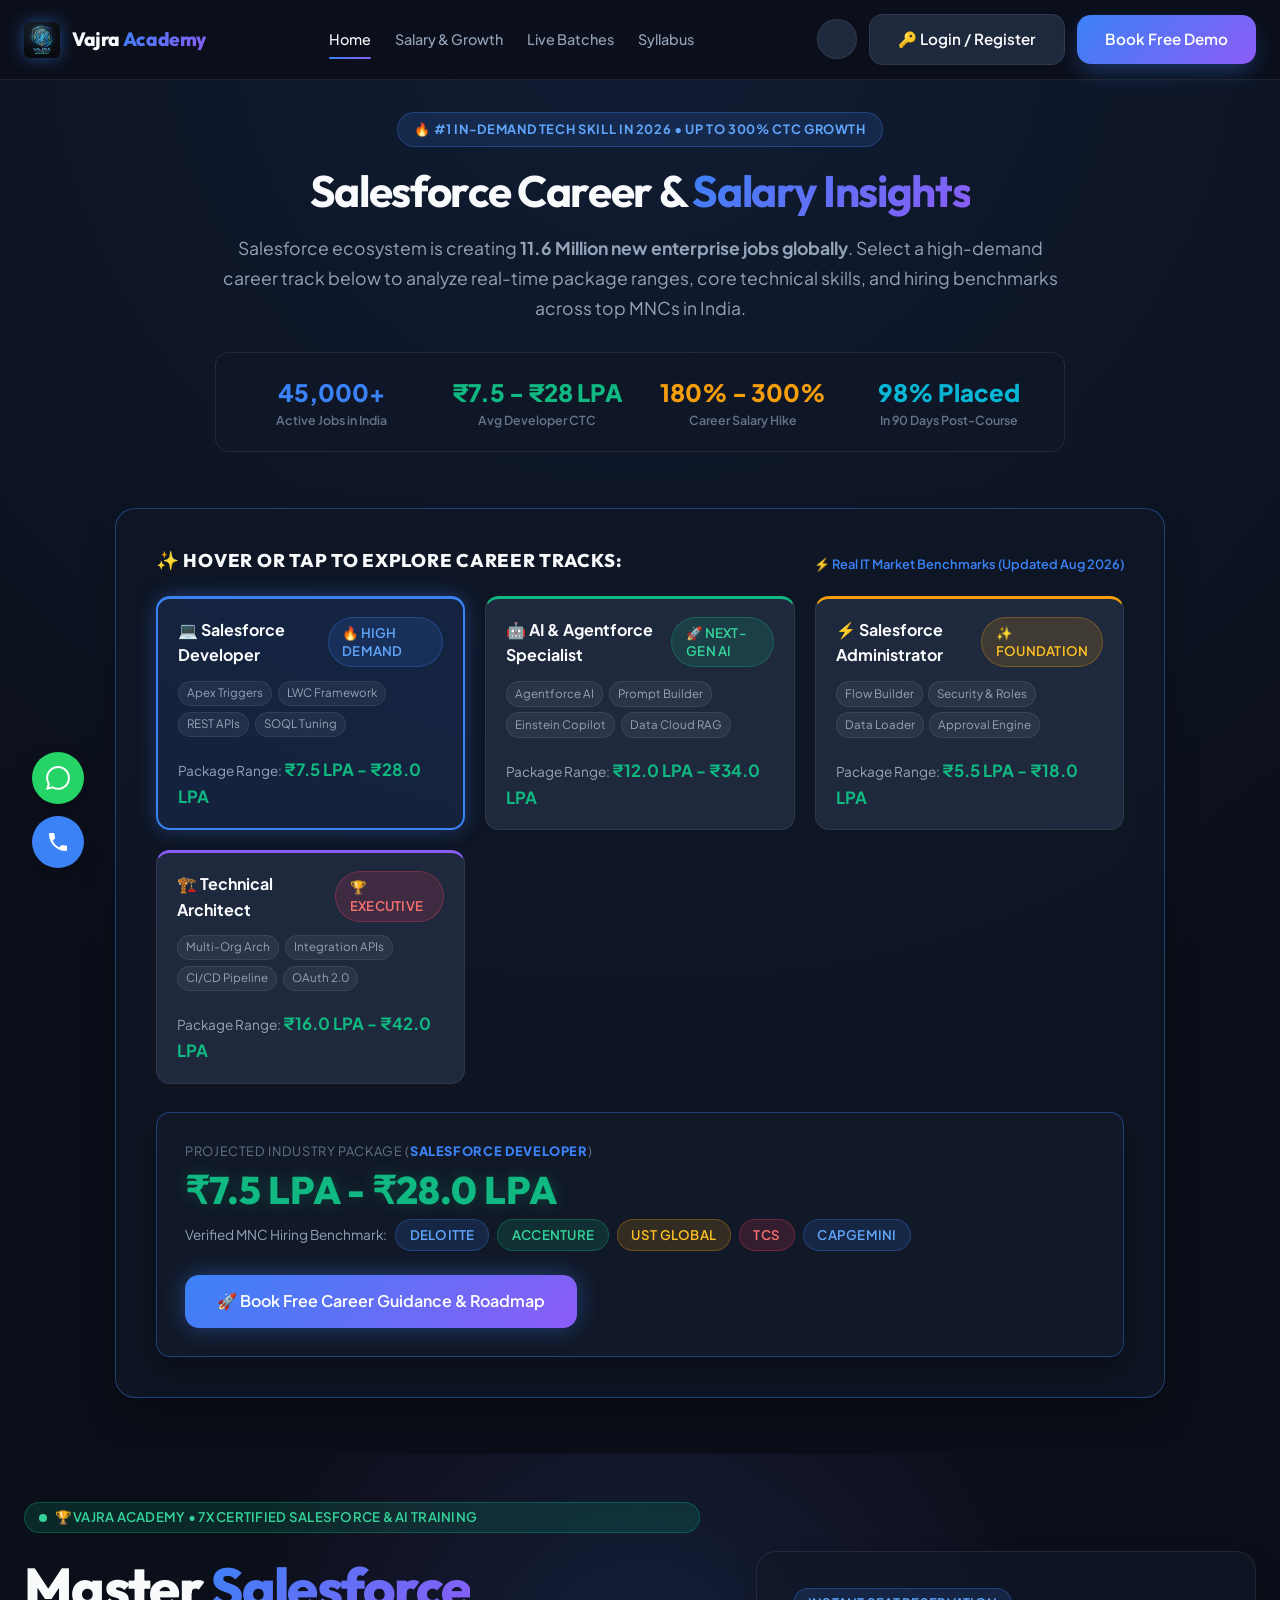
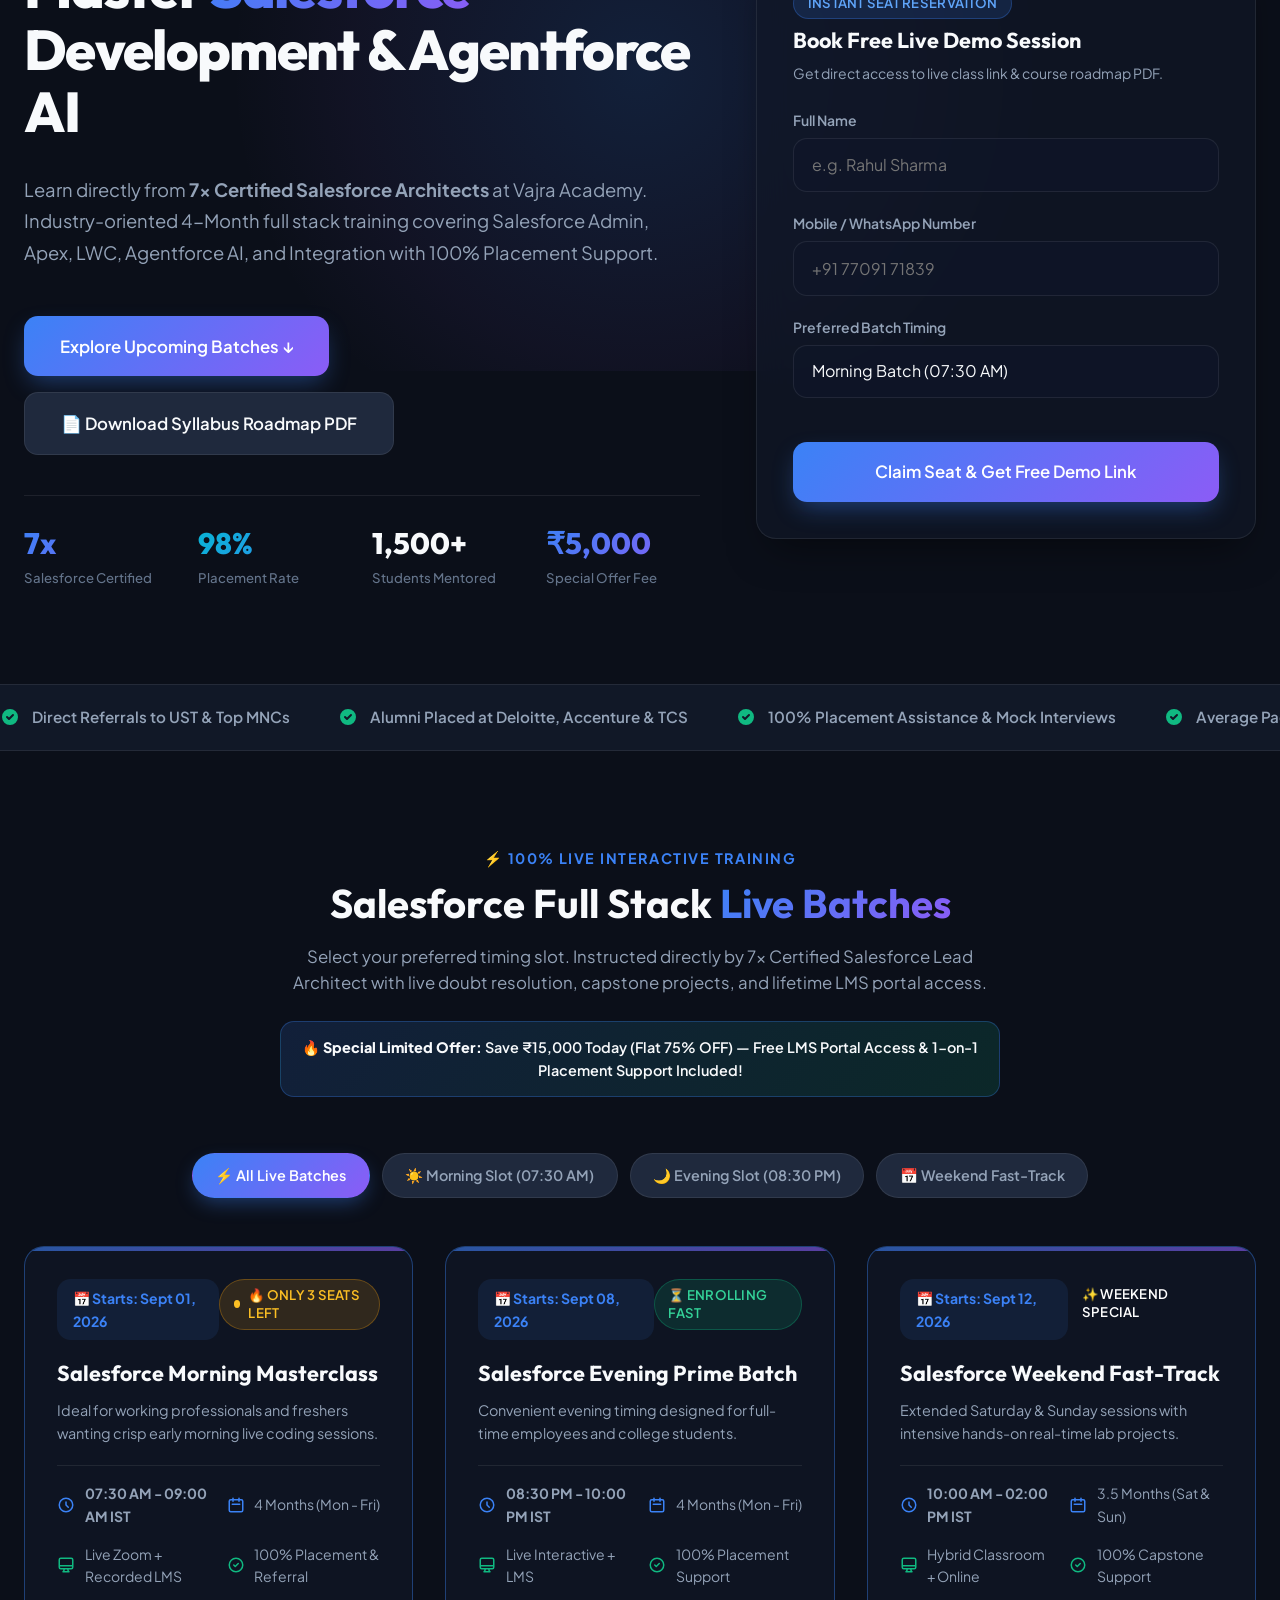
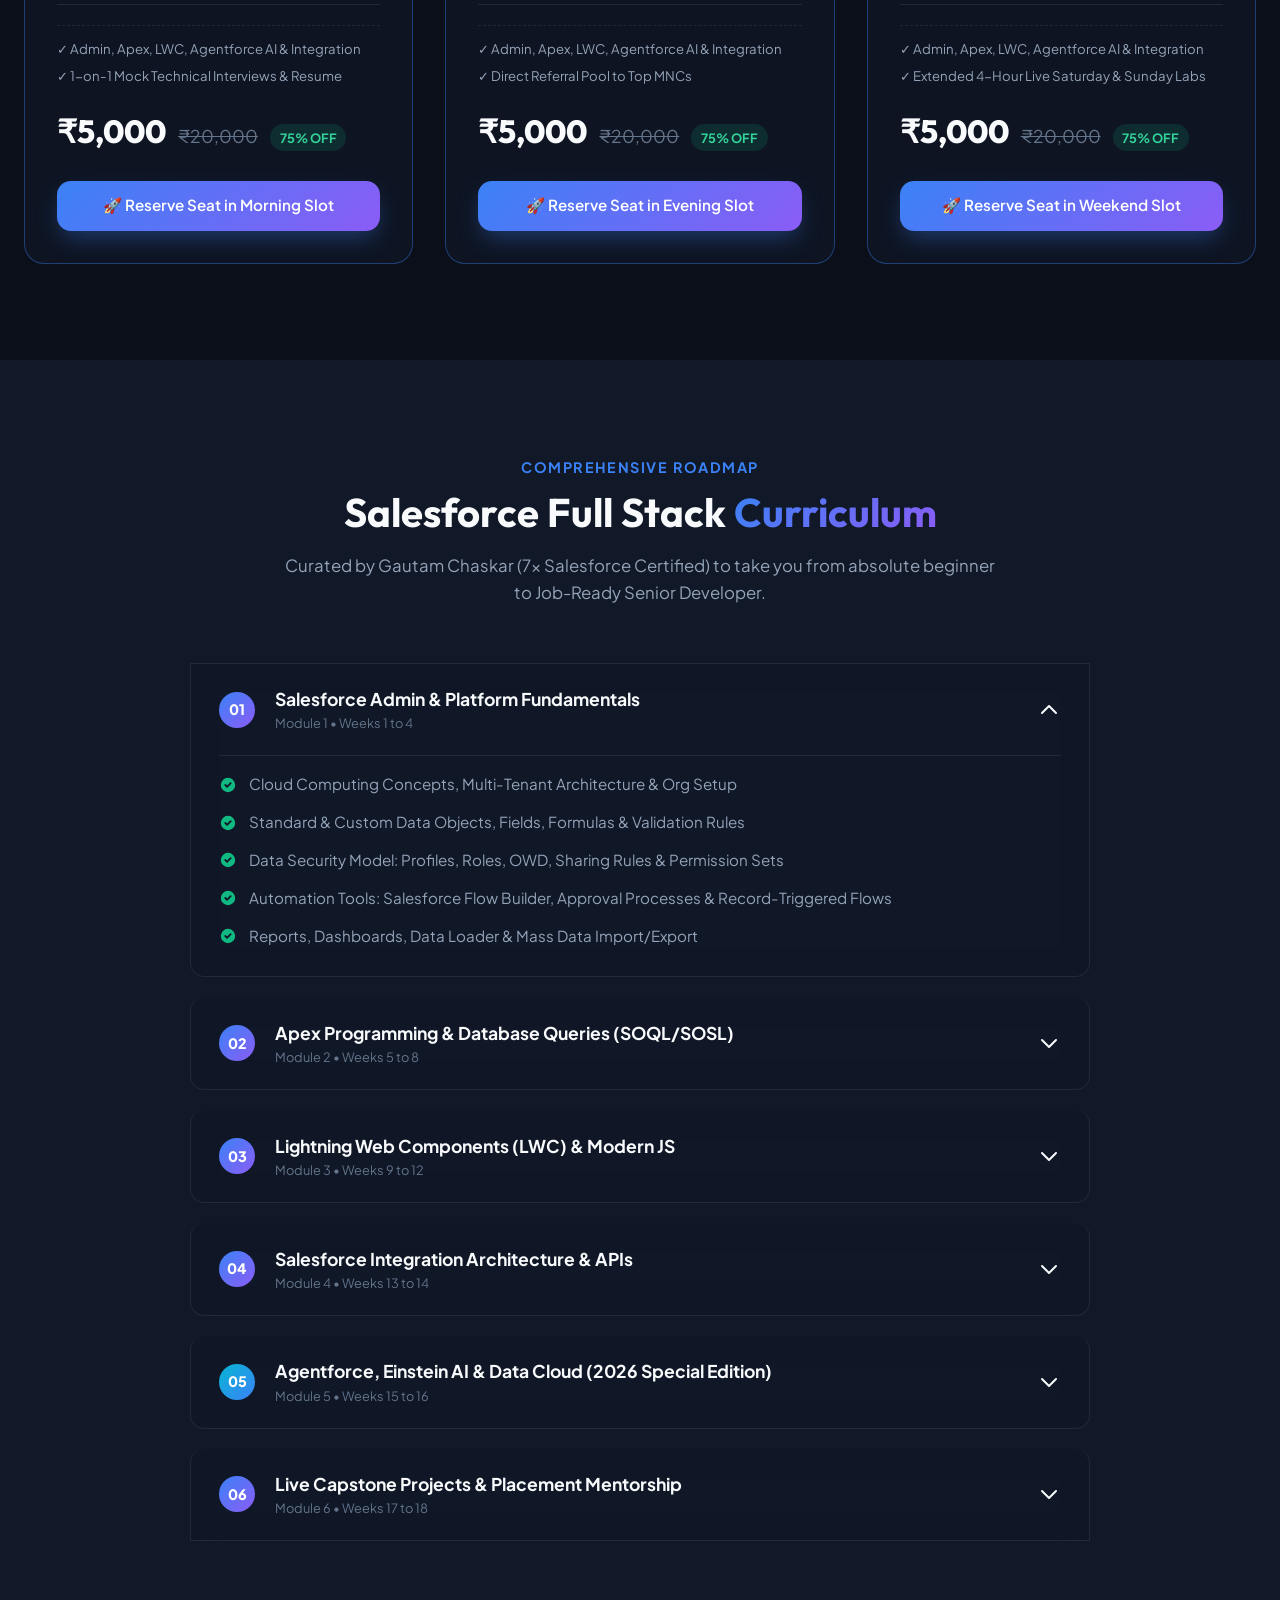
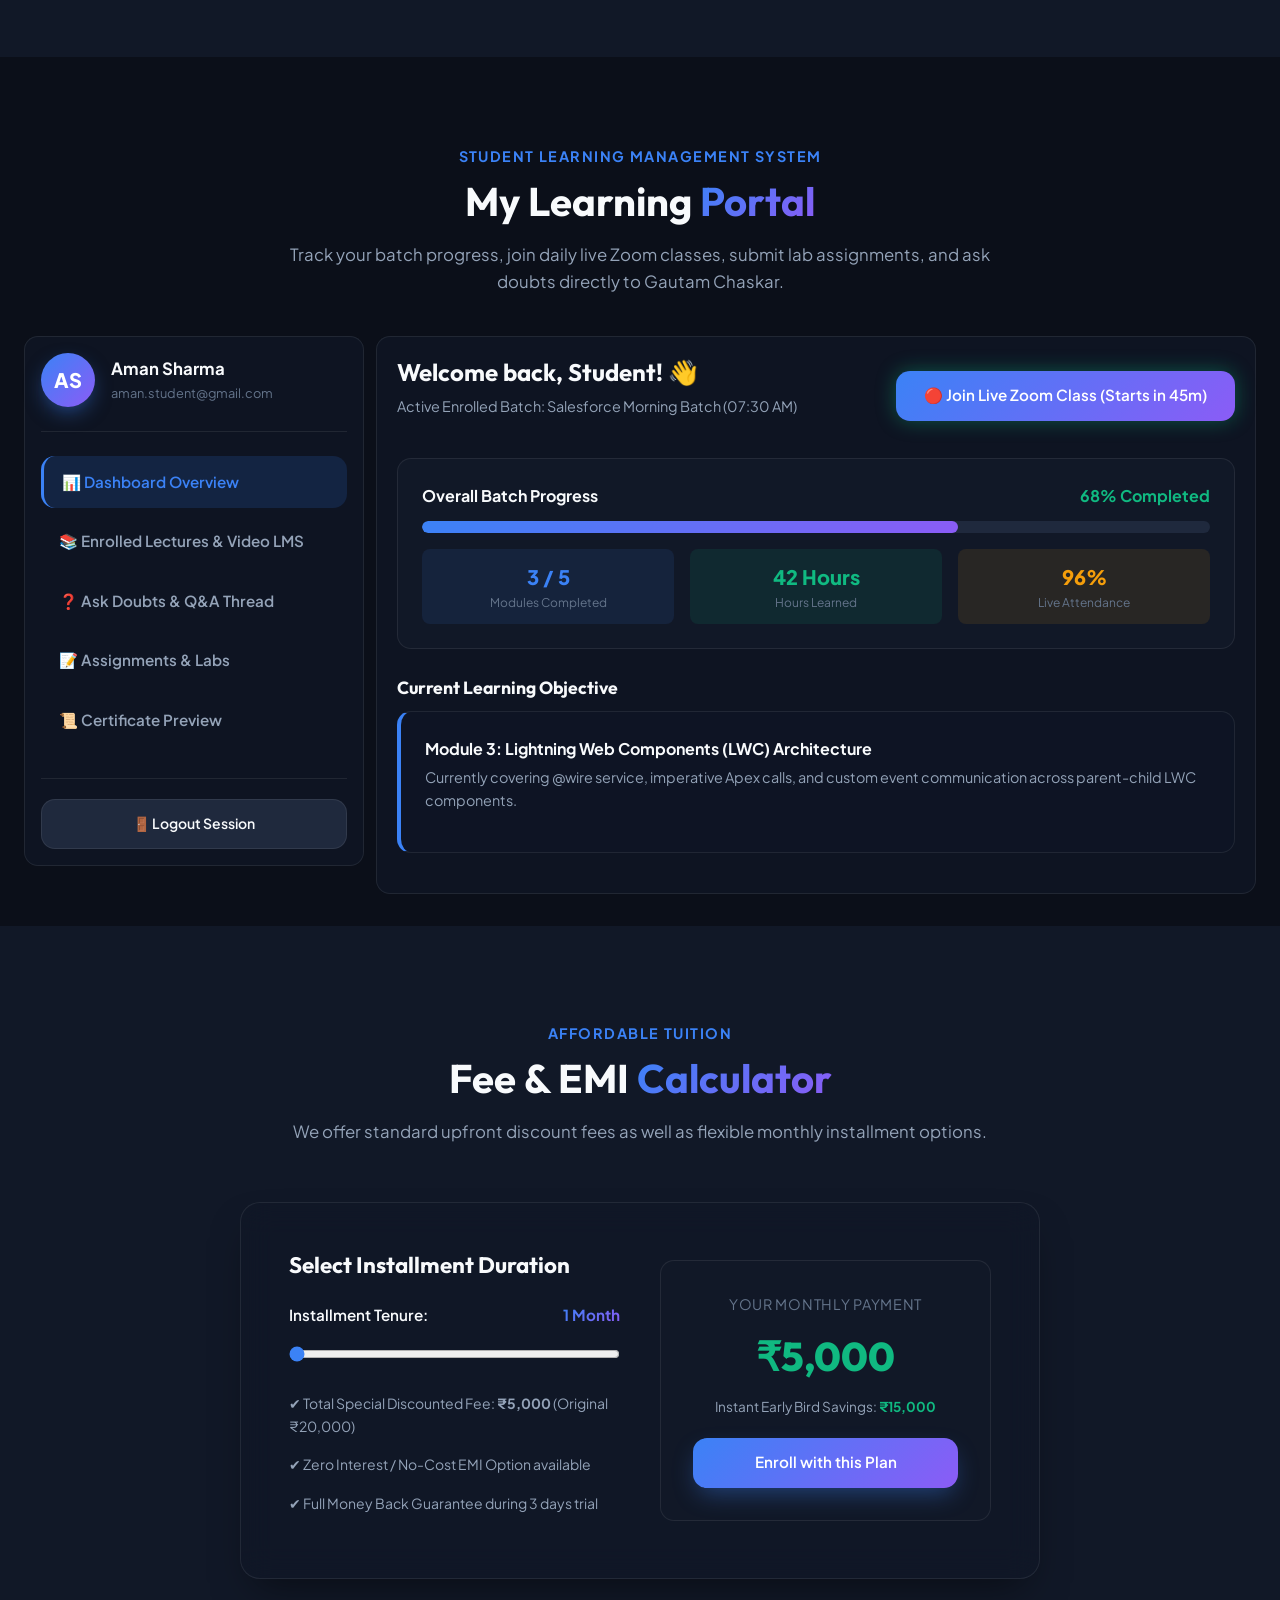
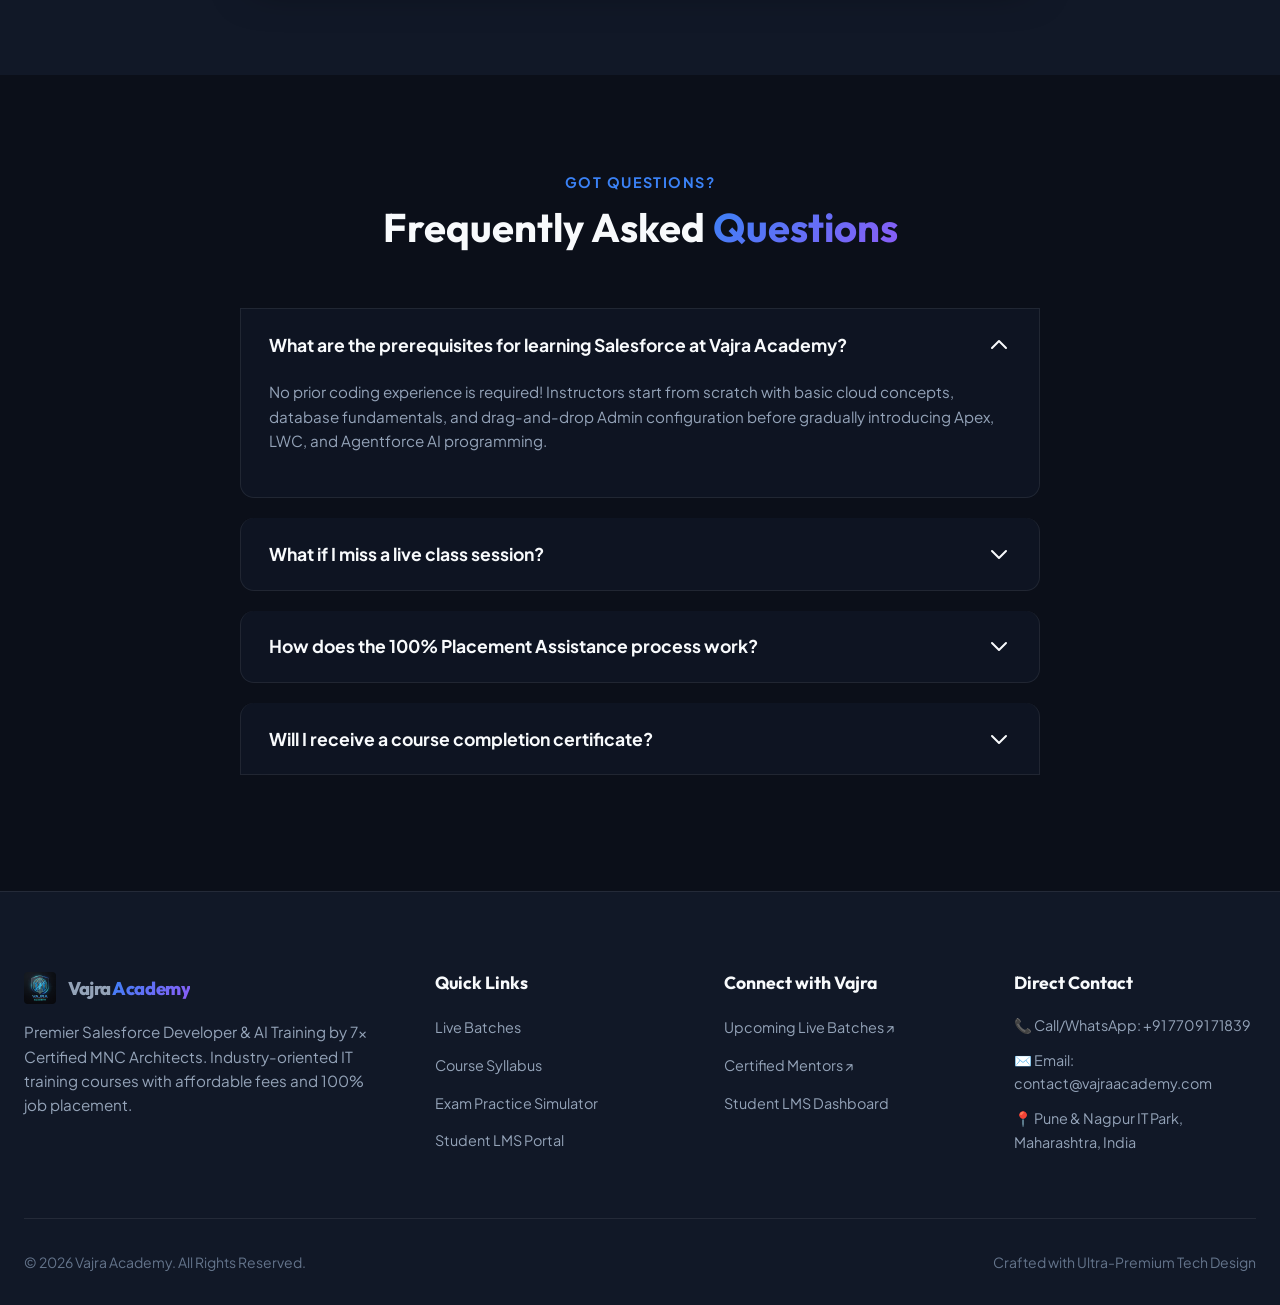
<file: index.html>
<!DOCTYPE html>
<html lang="en" data-theme="dark">
<head>
  <meta charset="UTF-8">
  <meta name="viewport" content="width=device-width, initial-scale=1.0">
  
  <!-- SEO Best Practices -->
  <title>Vajra Academy - 7x Certified Salesforce & AI Training</title>
  <meta name="description" content="Master Salesforce Full-Stack Development at Vajra Academy. Live Online Batches in Admin, Apex, LWC, Agentforce AI & Integration with 100% Job Placement.">
  <meta name="keywords" content="Vajra Academy, Salesforce Developer, Salesforce Training, Platform Developer II, LWC, Apex, Agentforce, Salesforce AI, Student Portal, Exam Simulator">
  <meta name="author" content="Vajra Academy">
  
  <!-- Open Graph -->
  <meta property="og:title" content="Vajra Academy - 7x Certified Salesforce & AI Training">
  <meta property="og:description" content="Master Salesforce Admin, Apex, LWC, Agentforce AI & REST APIs under expert 7x Certified Salesforce Mentors at Vajra Academy. Includes Certification Exam Simulator & Code Playground.">
  <meta property="og:type" content="website">

  <!-- Favicon SVG -->
  <link rel="icon" type="image/svg+xml" href="data:image/svg+xml,<svg xmlns='http://www.w3.org/2000/svg' viewBox='0 0 24 24' fill='%2300A1E0'><path d='M19.35 10.04C18.67 6.59 15.64 4 12 4 9.11 4 6.6 5.64 5.35 8.04 2.34 8.36 0 10.91 0 14c0 3.31 2.69 6 6 6h13c2.76 0 5-2.24 5-5 0-2.64-2.05-4.78-4.65-4.96z'/></svg>">

  <!-- Bootstrap 5 CSS -->
  <link href="https://cdn.jsdelivr.net/npm/bootstrap@5.3.3/dist/css/bootstrap.min.css" rel="stylesheet">

  <!-- Master Stylesheet (Minimal glassmorphism & dark theme overrides) -->
  <link rel="stylesheet" href="style.css">
</head>
<body>

  <!-- ==========================================================================
       Header Navigation
       ========================================================================== -->
  <header class="navbar">
    <div class="container nav-container">
      <a href="#" class="logo" style="display:flex; align-items:center; gap:0.5rem;">
        <img src="logo.png" alt="Vajra Academy Logo" style="height:36px; width:auto; border-radius:6px; filter:drop-shadow(0 0 8px rgba(59,130,246,0.5));">
        <span style="font-weight:800; font-size:1.2rem; letter-spacing:-0.02em;">Vajra <span class="text-gradient">Academy</span></span>
      </a>

      <ul class="nav-links">
        <li><a href="#hero" class="nav-link active">Home</a></li>
        <li><a href="#salary-calculator" class="nav-link">Salary & Growth</a></li>
        <li><a href="#batches" class="nav-link">Live Batches</a></li>
        <li><a href="#curriculum" class="nav-link">Syllabus</a></li>
      </ul>

      <div class="nav-actions">
        <button class="theme-toggle" id="themeToggle" aria-label="Toggle dark/light mode">
          <span id="themeIcon">
            <svg style="width:20px;height:20px" fill="none" stroke="currentColor" viewBox="0 0 24 24">
              <path stroke-linecap="round" stroke-linejoin="round" stroke-width="2" d="M20.354 15.354A9 9 0 018.646 3.646 9.003 9.003 0 0012 21a9.003 9.003 0 008.354-5.646z"></path>
            </svg>
          </span>
        </button>

        <button class="btn btn-secondary" id="authNavBtn" data-open-modal data-target-modal="authModal">
          🔑 Login / Register
        </button>

        <button class="btn btn-primary" data-open-modal data-target-modal="enrollModal" data-batch="Header Demo Inquiry">
          Book Free Demo
        </button>

        <button class="mobile-toggle" id="mobileToggle" aria-label="Toggle Menu">
          ☰
        </button>
      </div>
    </div>
  </header>

  <!-- Mobile Drawer -->
  <div class="mobile-nav-drawer" id="mobileDrawer">
    <a href="#hero" class="nav-link">Home</a>
    <a href="#salary-calculator" class="nav-link">Salary & Growth</a>
    <a href="#batches" class="nav-link">Live Batches</a>
    <a href="#curriculum" class="nav-link">Syllabus</a>
    <button class="btn btn-secondary btn-block" data-open-modal data-target-modal="authModal">
      🔑 Login / Register
    </button>
    <button class="btn btn-primary btn-block" data-open-modal data-target-modal="enrollModal" data-batch="Mobile Inquiry">
      Book Free Demo Class
    </button>
  </div>

  <!-- ==========================================================================
       SECTION: SALESFORCE CAREER & SALARY ESTIMATOR (FLAGSHIP TOP FEATURE)
       ========================================================================== -->
  <section class="section" id="salary-calculator" style="padding-top: calc(var(--header-height) + 2rem); padding-bottom: 3.5rem; background: radial-gradient(circle at 50% 0%, rgba(59, 130, 246, 0.12) 0%, rgba(11, 15, 25, 0.98) 70%);">
    <div class="container">
      <div class="section-header" style="max-width:850px; margin-left:auto; margin-right:auto;">
        <span class="section-subtitle" style="display:inline-flex; align-items:center; gap:0.5rem; background:rgba(59,130,246,0.15); border:1px solid rgba(59,130,246,0.3); color:#60a5fa; padding:0.4rem 1rem; border-radius:var(--radius-full); font-size:0.8rem; font-weight:700; text-transform:uppercase; letter-spacing:0.05em; margin-bottom:1rem;">
          🔥 #1 IN-DEMAND TECH SKILL IN 2026 • UP TO 300% CTC GROWTH
        </span>
        <h2 class="section-title" style="font-size:2.75rem; letter-spacing:-0.03em;">Salesforce Career & <span class="text-gradient">Salary Insights</span></h2>
        <p class="section-description" style="font-size:1.1rem; color:var(--text-secondary); line-height:1.7;">
          Salesforce ecosystem is creating <strong>11.6 Million new enterprise jobs globally</strong>. Select a high-demand career track below to analyze real-time package ranges, core technical skills, and hiring benchmarks across top MNCs in India.
        </p>

        <!-- Quick Industry Metrics Highlights -->
        <div style="display:grid; grid-template-columns:repeat(auto-fit, minmax(180px, 1fr)); gap:1rem; margin-top:1.75rem; padding:1.25rem; background:rgba(17,24,39,0.7); border:1px solid var(--glass-border); border-radius:var(--radius-md); text-align:center;">
          <div>
            <div style="font-size:1.5rem; font-weight:800; color:var(--accent-primary);">45,000+</div>
            <div style="font-size:0.775rem; color:var(--text-muted); font-weight:600;">Active Jobs in India</div>
          </div>
          <div>
            <div style="font-size:1.5rem; font-weight:800; color:var(--accent-emerald);">₹7.5 - ₹28 LPA</div>
            <div style="font-size:0.775rem; color:var(--text-muted); font-weight:600;">Avg Developer CTC</div>
          </div>
          <div>
            <div style="font-size:1.5rem; font-weight:800; color:var(--accent-amber);">180% - 300%</div>
            <div style="font-size:0.775rem; color:var(--text-muted); font-weight:600;">Career Salary Hike</div>
          </div>
          <div>
            <div style="font-size:1.5rem; font-weight:800; color:var(--accent-secondary);">98% Placed</div>
            <div style="font-size:0.775rem; color:var(--text-muted); font-weight:600;">In 90 Days Post-Course</div>
          </div>
        </div>
      </div>

      <div class="salary-card bg-glass" style="border:1px solid var(--glass-border-hover); max-width:1050px;">
        <div style="margin-bottom:1.75rem;">
          <div style="display:flex; justify-content:space-between; align-items:center; flex-wrap:wrap; gap:0.5rem; margin-bottom:1rem;">
            <h3 style="font-size:1.15rem; color:var(--text-primary); text-transform:uppercase; letter-spacing:0.04em; font-weight:800;">
              ✨ Hover or Tap to Explore Career Tracks:
            </h3>
            <span style="font-size:0.8rem; color:var(--accent-primary); font-weight:600;">
              ⚡ Real IT Market Benchmarks (Updated Aug 2026)
            </span>
          </div>
          
          <div class="salary-role-grid" style="grid-template-columns: repeat(auto-fit, minmax(230px, 1fr)); gap:1.25rem;">
            
            <!-- Role 1: Developer -->
            <div class="salary-role-card active" data-role="developer" style="border-top:3px solid var(--accent-primary);">
              <div class="role-header">
                <span class="role-title">💻 Salesforce Developer</span>
                <span class="badge badge-primary" style="font-size:0.7rem;">🔥 HIGH DEMAND</span>
              </div>
              <div class="role-skill-tags">
                <span class="skill-tag">Apex Triggers</span>
                <span class="skill-tag">LWC Framework</span>
                <span class="skill-tag">REST APIs</span>
                <span class="skill-tag">SOQL Tuning</span>
              </div>
              <div class="role-range" style="margin-top:0.75rem;">Package Range: <strong style="color:var(--accent-emerald); font-size:1.05rem;">₹7.5 LPA - ₹28.0 LPA</strong></div>
            </div>

            <!-- Role 2: AI & Agentforce -->
            <div class="salary-role-card" data-role="ai" style="border-top:3px solid var(--accent-emerald);">
              <div class="role-header">
                <span class="role-title">🤖 AI & Agentforce Specialist</span>
                <span class="badge badge-emerald" style="font-size:0.7rem;">🚀 NEXT-GEN AI</span>
              </div>
              <div class="role-skill-tags">
                <span class="skill-tag">Agentforce AI</span>
                <span class="skill-tag">Prompt Builder</span>
                <span class="skill-tag">Einstein Copilot</span>
                <span class="skill-tag">Data Cloud RAG</span>
              </div>
              <div class="role-range" style="margin-top:0.75rem;">Package Range: <strong style="color:var(--accent-emerald); font-size:1.05rem;">₹12.0 LPA - ₹34.0 LPA</strong></div>
            </div>

            <!-- Role 3: Administrator -->
            <div class="salary-role-card" data-role="admin" style="border-top:3px solid var(--accent-amber);">
              <div class="role-header">
                <span class="role-title">⚡ Salesforce Administrator</span>
                <span class="badge badge-amber" style="font-size:0.7rem;">✨ FOUNDATION</span>
              </div>
              <div class="role-skill-tags">
                <span class="skill-tag">Flow Builder</span>
                <span class="skill-tag">Security & Roles</span>
                <span class="skill-tag">Data Loader</span>
                <span class="skill-tag">Approval Engine</span>
              </div>
              <div class="role-range" style="margin-top:0.75rem;">Package Range: <strong style="color:var(--accent-emerald); font-size:1.05rem;">₹5.5 LPA - ₹18.0 LPA</strong></div>
            </div>

            <!-- Role 4: Technical Architect -->
            <div class="salary-role-card" data-role="architect" style="border-top:3px solid var(--accent-purple);">
              <div class="role-header">
                <span class="role-title">🏗️ Technical Architect</span>
                <span class="badge badge-rose" style="font-size:0.7rem;">🏆 EXECUTIVE</span>
              </div>
              <div class="role-skill-tags">
                <span class="skill-tag">Multi-Org Arch</span>
                <span class="skill-tag">Integration APIs</span>
                <span class="skill-tag">CI/CD Pipeline</span>
                <span class="skill-tag">OAuth 2.0</span>
              </div>
              <div class="role-range" style="margin-top:0.75rem;">Package Range: <strong style="color:var(--accent-emerald); font-size:1.05rem;">₹16.0 LPA - ₹42.0 LPA</strong></div>
            </div>

          </div>
        </div>

        <!-- Selected Role Benchmark Display Box -->
        <div style="background:var(--bg-secondary); border:1px solid var(--glass-border-hover); border-radius:var(--radius-md); padding:1.75rem; display:flex; align-items:center; justify-content:space-between; flex-wrap:wrap; gap:1.5rem; margin-top:0.5rem; box-shadow:0 10px 30px rgba(0,0,0,0.3);">
          <div>
            <div style="font-size:0.8rem; color:var(--text-muted); text-transform:uppercase; letter-spacing:0.05em; margin-bottom:0.25rem;">
              Projected Industry Package (<span id="projectedRoleTitle" style="color:var(--accent-primary); font-weight:800;">Salesforce Developer</span>)
            </div>
            <div class="calc-result-amount" id="projectedSalary" style="color:var(--accent-emerald); font-size:2.4rem; font-weight:800; line-height:1.1; text-shadow:0 0 15px rgba(16,185,129,0.3);">
              ₹7.5 LPA - ₹28.0 LPA
            </div>
            <div style="font-size:0.85rem; color:var(--text-secondary); margin-top:0.4rem; display:flex; align-items:center; gap:0.5rem; flex-wrap:wrap;">
              <span>Verified MNC Hiring Benchmark:</span>
              <span class="badge badge-primary" style="font-size:0.75rem; text-transform:none;">Deloitte</span>
              <span class="badge badge-emerald" style="font-size:0.75rem; text-transform:none;">Accenture</span>
              <span class="badge badge-amber" style="font-size:0.75rem; text-transform:none;">UST Global</span>
              <span class="badge badge-rose" style="font-size:0.75rem; text-transform:none;">TCS</span>
              <span class="badge badge-primary" style="font-size:0.75rem; text-transform:none;">Capgemini</span>
            </div>
          </div>

          <div>
            <button class="btn btn-primary btn-lg" data-open-modal data-target-modal="enrollModal" data-batch="Salary Estimator Consultation" style="padding:0.9rem 2rem; font-size:1rem; box-shadow:0 0 25px rgba(59,130,246,0.4);">
              🚀 Book Free Career Guidance & Roadmap
            </button>
          </div>
        </div>
      </div>
    </div>
  </section>

  <!-- ==========================================================================
       Hero Section
       ========================================================================== -->
  <section class="hero" id="hero" style="padding-top: 3rem;">
    <div class="hero-glow"></div>
    <div class="container hero-grid">
      <div class="hero-content">
        <div class="badge badge-emerald badge-pulse">
          🏆 Vajra Academy • 7x Certified Salesforce & AI Training
        </div>
        
        <h1 class="hero-title">
          Master <span class="text-gradient">Salesforce</span> Development & Agentforce AI
        </h1>
        
        <p class="hero-description">
          Learn directly from <strong>7x Certified Salesforce Architects</strong> at Vajra Academy. Industry-oriented 4-Month full stack training covering Salesforce Admin, Apex, LWC, Agentforce AI, and Integration with 100% Placement Support.
        </p>

        <div style="display:flex; gap:1rem; flex-wrap:wrap; margin-top:0.5rem;">
          <a href="#batches" class="btn btn-primary btn-lg">
            Explore Upcoming Batches ↓
          </a>
          <button class="btn btn-secondary btn-lg" onclick="window.print()">
            📄 Download Syllabus Roadmap PDF
          </button>
        </div>

        <div class="hero-stats">
          <div class="stat-item">
            <span class="stat-number text-gradient">7x</span>
            <span class="stat-label">Salesforce Certified</span>
          </div>
          <div class="stat-item">
            <span class="stat-number text-cyan">98%</span>
            <span class="stat-label">Placement Rate</span>
          </div>
          <div class="stat-item">
            <span class="stat-number">1,500+</span>
            <span class="stat-label">Students Mentored</span>
          </div>
          <div class="stat-item">
            <span class="stat-number text-gradient">₹5,000</span>
            <span class="stat-label">Special Offer Fee</span>
          </div>
        </div>
      </div>

      <!-- Quick Callback Card -->
      <div class="hero-card bg-glass">
        <div class="hero-card-header">
          <span class="badge badge-primary" style="margin-bottom: 0.5rem;">Instant Seat Reservation</span>
          <h3 class="hero-card-title">Book Free Live Demo Session</h3>
          <p style="font-size:0.875rem; color:var(--text-secondary);">
            Get direct access to live class link & course roadmap PDF.
          </p>
        </div>

        <form data-ajax-form>
          <div class="form-group">
            <label class="form-label">Full Name</label>
            <input type="text" class="form-input" placeholder="e.g. Rahul Sharma" required>
          </div>

          <div class="form-group">
            <label class="form-label">Mobile / WhatsApp Number</label>
            <input type="tel" class="form-input" placeholder="+91 77091 71839" required>
          </div>

          <div class="form-group">
            <label class="form-label">Preferred Batch Timing</label>
            <select class="form-select" required>
              <option value="Morning Batch (07:30 AM)">Morning Batch (07:30 AM)</option>
              <option value="Evening Batch (08:30 PM)">Evening Batch (08:30 PM)</option>
              <option value="Weekend Fast-Track">Weekend Fast-Track Batch</option>
            </select>
          </div>

          <button type="submit" class="btn btn-primary btn-block btn-lg" style="margin-top:1.5rem;">
            Claim Seat & Get Free Demo Link
          </button>
        </form>
      </div>
    </div>
  </section>



  <!-- ==========================================================================
       Hiring Partners / Alumni Ticker
       ========================================================================== -->
  <section class="ticker-section">
    <div class="ticker-wrap">
      <div class="ticker-item">
        <svg style="width:20px;height:20px;" fill="currentColor" viewBox="0 0 20 20"><path fill-rule="evenodd" d="M10 18a8 8 0 100-16 8 8 0 000 16zm3.707-9.293a1 1 0 00-1.414-1.414L9 10.586 7.707 9.293a1 1 0 00-1.414 1.414l2 2a1 1 0 001.414 0l4-4z" clip-rule="evenodd"></path></svg>
        Direct Referrals to UST & Top MNCs
      </div>
      <div class="ticker-item">
        <svg style="width:20px;height:20px;" fill="currentColor" viewBox="0 0 20 20"><path fill-rule="evenodd" d="M10 18a8 8 0 100-16 8 8 0 000 16zm3.707-9.293a1 1 0 00-1.414-1.414L9 10.586 7.707 9.293a1 1 0 00-1.414 1.414l2 2a1 1 0 001.414 0l4-4z" clip-rule="evenodd"></path></svg>
        Alumni Placed at Deloitte, Accenture & TCS
      </div>
      <div class="ticker-item">
        <svg style="width:20px;height:20px;" fill="currentColor" viewBox="0 0 20 20"><path fill-rule="evenodd" d="M10 18a8 8 0 100-16 8 8 0 000 16zm3.707-9.293a1 1 0 00-1.414-1.414L9 10.586 7.707 9.293a1 1 0 00-1.414 1.414l2 2a1 1 0 001.414 0l4-4z" clip-rule="evenodd"></path></svg>
        100% Placement Assistance & Mock Interviews
      </div>
      <div class="ticker-item">
        <svg style="width:20px;height:20px;" fill="currentColor" viewBox="0 0 20 20"><path fill-rule="evenodd" d="M10 18a8 8 0 100-16 8 8 0 000 16zm3.707-9.293a1 1 0 00-1.414-1.414L9 10.586 7.707 9.293a1 1 0 00-1.414 1.414l2 2a1 1 0 001.414 0l4-4z" clip-rule="evenodd"></path></svg>
        Average Package ₹6.5 LPA - ₹14 LPA
      </div>
      <div class="ticker-item">
        <svg style="width:20px;height:20px;" fill="currentColor" viewBox="0 0 20 20"><path fill-rule="evenodd" d="M10 18a8 8 0 100-16 8 8 0 000 16zm3.707-9.293a1 1 0 00-1.414-1.414L9 10.586 7.707 9.293a1 1 0 00-1.414 1.414l2 2a1 1 0 001.414 0l4-4z" clip-rule="evenodd"></path></svg>
        Capgemini & Cognizant Alumni Network
      </div>
      <!-- Duplicate for seamless ticker -->
      <div class="ticker-item">
        <svg style="width:20px;height:20px;" fill="currentColor" viewBox="0 0 20 20"><path fill-rule="evenodd" d="M10 18a8 8 0 100-16 8 8 0 000 16zm3.707-9.293a1 1 0 00-1.414-1.414L9 10.586 7.707 9.293a1 1 0 00-1.414 1.414l2 2a1 1 0 001.414 0l4-4z" clip-rule="evenodd"></path></svg>
        Direct Referrals to UST & Top MNCs
      </div>
    </div>
  </section>

  <!-- ==========================================================================
       Live Batches Section (Enhanced)
       ========================================================================== -->
  <section class="section" id="batches">
    <div class="container">
      <div class="section-header">
        <span class="section-subtitle">⚡ 100% Live Interactive Training</span>
        <h2 class="section-title">Salesforce Full Stack <span class="text-gradient">Live Batches</span></h2>
        <p class="section-description">
          Select your preferred timing slot. Instructed directly by 7x Certified Salesforce Lead Architect with live doubt resolution, capstone projects, and lifetime LMS portal access.
        </p>

        <!-- Early Bird Banner -->
        <div style="max-width:820px; margin:1.5rem auto 0 auto; background:linear-gradient(135deg, rgba(59,130,246,0.15), rgba(16,185,129,0.15)); border:1px solid rgba(59,130,246,0.3); border-radius:var(--radius-md); padding:0.85rem 1.25rem; display:flex; align-items:center; justify-content:center; gap:0.75rem; font-size:0.9rem; font-weight:600; color:var(--text-primary);">
          <span>🔥 <strong>Special Limited Offer:</strong> Save ₹15,000 Today (Flat 75% OFF) — Free LMS Portal Access & 1-on-1 Placement Support Included!</span>
        </div>
      </div>

      <!-- Filter Tabs -->
      <div class="filter-tabs">
        <button class="tab-btn active" data-filter="all">⚡ All Live Batches</button>
        <button class="tab-btn" data-filter="morning">☀️ Morning Slot (07:30 AM)</button>
        <button class="tab-btn" data-filter="evening">🌙 Evening Slot (08:30 PM)</button>
        <button class="tab-btn" data-filter="weekend">📅 Weekend Fast-Track</button>
      </div>

      <!-- Batches Grid -->
      <div class="batch-grid">
        
        <!-- Card 1: Morning Batch -->
        <div class="batch-card bg-glass" data-category="morning" style="border:1px solid var(--glass-border-hover);">
          <div>
            <div class="batch-header">
              <div class="batch-date-badge">
                📅 Starts: Sept 01, 2026
              </div>
              <span class="badge badge-amber badge-pulse">🔥 ONLY 3 SEATS LEFT</span>
            </div>

            <h3 class="batch-title">Salesforce Morning Masterclass</h3>
            <p style="font-size:0.9rem; color:var(--text-secondary); margin-bottom:1rem;">
              Ideal for working professionals and freshers wanting crisp early morning live coding sessions.
            </p>

            <div class="batch-meta">
              <div class="meta-item">
                <svg style="width:18px;height:18px;color:var(--accent-primary);" fill="none" stroke="currentColor" viewBox="0 0 24 24"><path stroke-linecap="round" stroke-linejoin="round" stroke-width="2" d="M12 8v4l3 3m6-3a9 9 0 11-18 0 9 9 0 0118 0z"></path></svg>
                <strong>07:30 AM - 09:00 AM IST</strong>
              </div>
              <div class="meta-item">
                <svg style="width:18px;height:18px;color:var(--accent-primary);" fill="none" stroke="currentColor" viewBox="0 0 24 24"><path stroke-linecap="round" stroke-linejoin="round" stroke-width="2" d="M8 7V3m8 4V3m-9 8h10M5 21h14a2 2 0 002-2V7a2 2 0 00-2-2H5a2 2 0 00-2 2v12a2 2 0 002 2z"></path></svg>
                4 Months (Mon - Fri)
              </div>
              <div class="meta-item">
                <svg style="width:18px;height:18px;color:var(--accent-emerald);" fill="none" stroke="currentColor" viewBox="0 0 24 24"><path stroke-linecap="round" stroke-linejoin="round" stroke-width="2" d="M9.75 17L9 20l-1 1h8l-1-1-.75-3M3 13h18M5 17h14a2 2 0 002-2V5a2 2 0 00-2-2H5a2 2 0 00-2 2v10a2 2 0 002 2z"></path></svg>
                Live Zoom + Recorded LMS
              </div>
              <div class="meta-item">
                <svg style="width:18px;height:18px;color:var(--accent-emerald);" fill="none" stroke="currentColor" viewBox="0 0 24 24"><path stroke-linecap="round" stroke-linejoin="round" stroke-width="2" d="M9 12l2 2 4-4m6 2a9 9 0 11-18 0 9 9 0 0118 0z"></path></svg>
                100% Placement & Referral
              </div>
            </div>

            <div style="margin-top:1rem; padding-top:0.75rem; border-top:1px dashed var(--glass-border); font-size:0.825rem; color:var(--text-secondary); display:flex; flex-direction:column; gap:0.35rem;">
              <div>✓ Admin, Apex, LWC, Agentforce AI & Integration</div>
              <div>✓ 1-on-1 Mock Technical Interviews & Resume</div>
            </div>
          </div>

          <div style="margin-top:1.25rem;">
            <div class="batch-pricing">
              <span class="price-current">₹5,000</span>
              <span class="price-original">₹20,000</span>
              <span class="price-discount">75% OFF</span>
            </div>

            <button class="btn btn-primary btn-block" data-open-modal data-target-modal="enrollModal" data-batch="Morning Batch (07:30 AM)">
              🚀 Reserve Seat in Morning Slot
            </button>
          </div>
        </div>

        <!-- Card 2: Evening Batch -->
        <div class="batch-card bg-glass" data-category="evening" style="border:1px solid var(--glass-border-hover);">
          <div>
            <div class="batch-header">
              <div class="batch-date-badge">
                📅 Starts: Sept 08, 2026
              </div>
              <span class="badge badge-emerald">⏳ ENROLLING FAST</span>
            </div>

            <h3 class="batch-title">Salesforce Evening Prime Batch</h3>
            <p style="font-size:0.9rem; color:var(--text-secondary); margin-bottom:1rem;">
              Convenient evening timing designed for full-time employees and college students.
            </p>

            <div class="batch-meta">
              <div class="meta-item">
                <svg style="width:18px;height:18px;color:var(--accent-primary);" fill="none" stroke="currentColor" viewBox="0 0 24 24"><path stroke-linecap="round" stroke-linejoin="round" stroke-width="2" d="M12 8v4l3 3m6-3a9 9 0 11-18 0 9 9 0 0118 0z"></path></svg>
                <strong>08:30 PM - 10:00 PM IST</strong>
              </div>
              <div class="meta-item">
                <svg style="width:18px;height:18px;color:var(--accent-primary);" fill="none" stroke="currentColor" viewBox="0 0 24 24"><path stroke-linecap="round" stroke-linejoin="round" stroke-width="2" d="M8 7V3m8 4V3m-9 8h10M5 21h14a2 2 0 002-2V7a2 2 0 00-2-2H5a2 2 0 00-2 2v12a2 2 0 002 2z"></path></svg>
                4 Months (Mon - Fri)
              </div>
              <div class="meta-item">
                <svg style="width:18px;height:18px;color:var(--accent-emerald);" fill="none" stroke="currentColor" viewBox="0 0 24 24"><path stroke-linecap="round" stroke-linejoin="round" stroke-width="2" d="M9.75 17L9 20l-1 1h8l-1-1-.75-3M3 13h18M5 17h14a2 2 0 002-2V5a2 2 0 00-2-2H5a2 2 0 00-2 2v10a2 2 0 002 2z"></path></svg>
                Live Interactive + LMS
              </div>
              <div class="meta-item">
                <svg style="width:18px;height:18px;color:var(--accent-emerald);" fill="none" stroke="currentColor" viewBox="0 0 24 24"><path stroke-linecap="round" stroke-linejoin="round" stroke-width="2" d="M9 12l2 2 4-4m6 2a9 9 0 11-18 0 9 9 0 0118 0z"></path></svg>
                100% Placement Support
              </div>
            </div>

            <div style="margin-top:1rem; padding-top:0.75rem; border-top:1px dashed var(--glass-border); font-size:0.825rem; color:var(--text-secondary); display:flex; flex-direction:column; gap:0.35rem;">
              <div>✓ Admin, Apex, LWC, Agentforce AI & Integration</div>
              <div>✓ Direct Referral Pool to Top MNCs</div>
            </div>
          </div>

          <div style="margin-top:1.25rem;">
            <div class="batch-pricing">
              <span class="price-current">₹5,000</span>
              <span class="price-original">₹20,000</span>
              <span class="price-discount">75% OFF</span>
            </div>

            <button class="btn btn-primary btn-block" data-open-modal data-target-modal="enrollModal" data-batch="Evening Batch (08:30 PM)">
              🚀 Reserve Seat in Evening Slot
            </button>
          </div>
        </div>

        <!-- Card 3: Weekend Batch -->
        <div class="batch-card bg-glass" data-category="weekend" style="border:1px solid var(--glass-border-hover);">
          <div>
            <div class="batch-header">
              <div class="batch-date-badge">
                📅 Starts: Sept 12, 2026
              </div>
              <span class="badge badge-purple">✨ WEEKEND SPECIAL</span>
            </div>

            <h3 class="batch-title">Salesforce Weekend Fast-Track</h3>
            <p style="font-size:0.9rem; color:var(--text-secondary); margin-bottom:1rem;">
              Extended Saturday & Sunday sessions with intensive hands-on real-time lab projects.
            </p>

            <div class="batch-meta">
              <div class="meta-item">
                <svg style="width:18px;height:18px;color:var(--accent-primary);" fill="none" stroke="currentColor" viewBox="0 0 24 24"><path stroke-linecap="round" stroke-linejoin="round" stroke-width="2" d="M12 8v4l3 3m6-3a9 9 0 11-18 0 9 9 0 0118 0z"></path></svg>
                <strong>10:00 AM - 02:00 PM IST</strong>
              </div>
              <div class="meta-item">
                <svg style="width:18px;height:18px;color:var(--accent-primary);" fill="none" stroke="currentColor" viewBox="0 0 24 24"><path stroke-linecap="round" stroke-linejoin="round" stroke-width="2" d="M8 7V3m8 4V3m-9 8h10M5 21h14a2 2 0 002-2V7a2 2 0 00-2-2H5a2 2 0 00-2 2v12a2 2 0 002 2z"></path></svg>
                3.5 Months (Sat & Sun)
              </div>
              <div class="meta-item">
                <svg style="width:18px;height:18px;color:var(--accent-emerald);" fill="none" stroke="currentColor" viewBox="0 0 24 24"><path stroke-linecap="round" stroke-linejoin="round" stroke-width="2" d="M9.75 17L9 20l-1 1h8l-1-1-.75-3M3 13h18M5 17h14a2 2 0 002-2V5a2 2 0 00-2-2H5a2 2 0 00-2 2v10a2 2 0 002 2z"></path></svg>
                Hybrid Classroom + Online
              </div>
              <div class="meta-item">
                <svg style="width:18px;height:18px;color:var(--accent-emerald);" fill="none" stroke="currentColor" viewBox="0 0 24 24"><path stroke-linecap="round" stroke-linejoin="round" stroke-width="2" d="M9 12l2 2 4-4m6 2a9 9 0 11-18 0 9 9 0 0118 0z"></path></svg>
                100% Capstone Support
              </div>
            </div>

            <div style="margin-top:1rem; padding-top:0.75rem; border-top:1px dashed var(--glass-border); font-size:0.825rem; color:var(--text-secondary); display:flex; flex-direction:column; gap:0.35rem;">
              <div>✓ Admin, Apex, LWC, Agentforce AI & Integration</div>
              <div>✓ Extended 4-Hour Live Saturday & Sunday Labs</div>
            </div>
          </div>

          <div style="margin-top:1.25rem;">
            <div class="batch-pricing">
              <span class="price-current">₹5,000</span>
              <span class="price-original">₹20,000</span>
              <span class="price-discount">75% OFF</span>
            </div>

            <button class="btn btn-primary btn-block" data-open-modal data-target-modal="enrollModal" data-batch="Weekend Batch (Sat-Sun)">
              🚀 Reserve Seat in Weekend Slot
            </button>
          </div>
        </div>

      </div>
    </div>
  </section>

  <!-- ==========================================================================
       Curriculum / Syllabus Section
       ========================================================================== -->
  <section class="section" id="curriculum" style="background:var(--bg-secondary);">
    <div class="container">
      <div class="section-header">
        <span class="section-subtitle">Comprehensive Roadmap</span>
        <h2 class="section-title">Salesforce Full Stack <span class="text-gradient">Curriculum</span></h2>
        <p class="section-description">
          Curated by Gautam Chaskar (7x Salesforce Certified) to take you from absolute beginner to Job-Ready Senior Developer.
        </p>
      </div>

      <div class="curriculum-container">
        
        <!-- Module 1 -->
        <div class="accordion-item bg-glass active">
          <div class="accordion-header">
            <div class="accordion-header-left">
              <div class="module-number">01</div>
              <div>
                Salesforce Admin & Platform Fundamentals
                <div style="font-size:0.8rem; color:var(--text-muted); font-weight:400;">Module 1 • Weeks 1 to 4</div>
              </div>
            </div>
            <svg class="accordion-icon" fill="none" stroke="currentColor" viewBox="0 0 24 24"><path stroke-linecap="round" stroke-linejoin="round" stroke-width="2" d="M19 9l-7 7-7-7"></path></svg>
          </div>
          <div class="accordion-body">
            <ul class="topic-list">
              <li class="topic-item">
                <svg style="width:18px;height:18px" fill="currentColor" viewBox="0 0 20 20"><path fill-rule="evenodd" d="M10 18a8 8 0 100-16 8 8 0 000 16zm3.707-9.293a1 1 0 00-1.414-1.414L9 10.586 7.707 9.293a1 1 0 00-1.414 1.414l2 2a1 1 0 001.414 0l4-4z" clip-rule="evenodd"></path></svg>
                Cloud Computing Concepts, Multi-Tenant Architecture & Org Setup
              </li>
              <li class="topic-item">
                <svg style="width:18px;height:18px" fill="currentColor" viewBox="0 0 20 20"><path fill-rule="evenodd" d="M10 18a8 8 0 100-16 8 8 0 000 16zm3.707-9.293a1 1 0 00-1.414-1.414L9 10.586 7.707 9.293a1 1 0 00-1.414 1.414l2 2a1 1 0 001.414 0l4-4z" clip-rule="evenodd"></path></svg>
                Standard & Custom Data Objects, Fields, Formulas & Validation Rules
              </li>
              <li class="topic-item">
                <svg style="width:18px;height:18px" fill="currentColor" viewBox="0 0 20 20"><path fill-rule="evenodd" d="M10 18a8 8 0 100-16 8 8 0 000 16zm3.707-9.293a1 1 0 00-1.414-1.414L9 10.586 7.707 9.293a1 1 0 00-1.414 1.414l2 2a1 1 0 001.414 0l4-4z" clip-rule="evenodd"></path></svg>
                Data Security Model: Profiles, Roles, OWD, Sharing Rules & Permission Sets
              </li>
              <li class="topic-item">
                <svg style="width:18px;height:18px" fill="currentColor" viewBox="0 0 20 20"><path fill-rule="evenodd" d="M10 18a8 8 0 100-16 8 8 0 000 16zm3.707-9.293a1 1 0 00-1.414-1.414L9 10.586 7.707 9.293a1 1 0 00-1.414 1.414l2 2a1 1 0 001.414 0l4-4z" clip-rule="evenodd"></path></svg>
                Automation Tools: Salesforce Flow Builder, Approval Processes & Record-Triggered Flows
              </li>
              <li class="topic-item">
                <svg style="width:18px;height:18px" fill="currentColor" viewBox="0 0 20 20"><path fill-rule="evenodd" d="M10 18a8 8 0 100-16 8 8 0 000 16zm3.707-9.293a1 1 0 00-1.414-1.414L9 10.586 7.707 9.293a1 1 0 00-1.414 1.414l2 2a1 1 0 001.414 0l4-4z" clip-rule="evenodd"></path></svg>
                Reports, Dashboards, Data Loader & Mass Data Import/Export
              </li>
            </ul>
          </div>
        </div>

        <!-- Module 2 -->
        <div class="accordion-item bg-glass">
          <div class="accordion-header">
            <div class="accordion-header-left">
              <div class="module-number">02</div>
              <div>
                Apex Programming & Database Queries (SOQL/SOSL)
                <div style="font-size:0.8rem; color:var(--text-muted); font-weight:400;">Module 2 • Weeks 5 to 8</div>
              </div>
            </div>
            <svg class="accordion-icon" fill="none" stroke="currentColor" viewBox="0 0 24 24"><path stroke-linecap="round" stroke-linejoin="round" stroke-width="2" d="M19 9l-7 7-7-7"></path></svg>
          </div>
          <div class="accordion-body">
            <ul class="topic-list">
              <li class="topic-item">
                <svg style="width:18px;height:18px" fill="currentColor" viewBox="0 0 20 20"><path fill-rule="evenodd" d="M10 18a8 8 0 100-16 8 8 0 000 16zm3.707-9.293a1 1 0 00-1.414-1.414L9 10.586 7.707 9.293a1 1 0 00-1.414 1.414l2 2a1 1 0 001.414 0l4-4z" clip-rule="evenodd"></path></svg>
                Apex Language Fundamentals, OOPs Principles, Collections (Lists, Sets, Maps)
              </li>
              <li class="topic-item">
                <svg style="width:18px;height:18px" fill="currentColor" viewBox="0 0 20 20"><path fill-rule="evenodd" d="M10 18a8 8 0 100-16 8 8 0 000 16zm3.707-9.293a1 1 0 00-1.414-1.414L9 10.586 7.707 9.293a1 1 0 00-1.414 1.414l2 2a1 1 0 001.414 0l4-4z" clip-rule="evenodd"></path></svg>
                Apex Triggers & Trigger Framework Architecture (before/after events, context variables)
              </li>
              <li class="topic-item">
                <svg style="width:18px;height:18px" fill="currentColor" viewBox="0 0 20 20"><path fill-rule="evenodd" d="M10 18a8 8 0 100-16 8 8 0 000 16zm3.707-9.293a1 1 0 00-1.414-1.414L9 10.586 7.707 9.293a1 1 0 00-1.414 1.414l2 2a1 1 0 001.414 0l4-4z" clip-rule="evenodd"></path></svg>
                Governor Limits Optimization, SOQL & SOSL Queries with Dynamic Apex
              </li>
              <li class="topic-item">
                <svg style="width:18px;height:18px" fill="currentColor" viewBox="0 0 20 20"><path fill-rule="evenodd" d="M10 18a8 8 0 100-16 8 8 0 000 16zm3.707-9.293a1 1 0 00-1.414-1.414L9 10.586 7.707 9.293a1 1 0 00-1.414 1.414l2 2a1 1 0 001.414 0l4-4z" clip-rule="evenodd"></path></svg>
                Asynchronous Apex: Batch Apex, Queueable Apex, Scheduled Apex & Future Methods
              </li>
              <li class="topic-item">
                <svg style="width:18px;height:18px" fill="currentColor" viewBox="0 0 20 20"><path fill-rule="evenodd" d="M10 18a8 8 0 100-16 8 8 0 000 16zm3.707-9.293a1 1 0 00-1.414-1.414L9 10.586 7.707 9.293a1 1 0 00-1.414 1.414l2 2a1 1 0 001.414 0l4-4z" clip-rule="evenodd"></path></svg>
                Apex Unit Testing Framework & Achieving 90%+ Code Coverage
              </li>
            </ul>
          </div>
        </div>

        <!-- Module 3 -->
        <div class="accordion-item bg-glass">
          <div class="accordion-header">
            <div class="accordion-header-left">
              <div class="module-number">03</div>
              <div>
                Lightning Web Components (LWC) & Modern JS
                <div style="font-size:0.8rem; color:var(--text-muted); font-weight:400;">Module 3 • Weeks 9 to 12</div>
              </div>
            </div>
            <svg class="accordion-icon" fill="none" stroke="currentColor" viewBox="0 0 24 24"><path stroke-linecap="round" stroke-linejoin="round" stroke-width="2" d="M19 9l-7 7-7-7"></path></svg>
          </div>
          <div class="accordion-body">
            <ul class="topic-list">
              <li class="topic-item">
                <svg style="width:18px;height:18px" fill="currentColor" viewBox="0 0 20 20"><path fill-rule="evenodd" d="M10 18a8 8 0 100-16 8 8 0 000 16zm3.707-9.293a1 1 0 00-1.414-1.414L9 10.586 7.707 9.293a1 1 0 00-1.414 1.414l2 2a1 1 0 001.414 0l4-4z" clip-rule="evenodd"></path></svg>
                Modern JavaScript (ES6+ Arrow Functions, Promises, Async/Await, Destructuring)
              </li>
              <li class="topic-item">
                <svg style="width:18px;height:18px" fill="currentColor" viewBox="0 0 20 20"><path fill-rule="evenodd" d="M10 18a8 8 0 100-16 8 8 0 000 16zm3.707-9.293a1 1 0 00-1.414-1.414L9 10.586 7.707 9.293a1 1 0 00-1.414 1.414l2 2a1 1 0 001.414 0l4-4z" clip-rule="evenodd"></path></svg>
                LWC Component Architecture, Shadow DOM & Component Lifecycle Hooks
              </li>
              <li class="topic-item">
                <svg style="width:18px;height:18px" fill="currentColor" viewBox="0 0 20 20"><path fill-rule="evenodd" d="M10 18a8 8 0 100-16 8 8 0 000 16zm3.707-9.293a1 1 0 00-1.414-1.414L9 10.586 7.707 9.293a1 1 0 00-1.414 1.414l2 2a1 1 0 001.414 0l4-4z" clip-rule="evenodd"></path></svg>
                Data Binding, Reactive Properties (@api, @track, @wire service)
              </li>
              <li class="topic-item">
                <svg style="width:18px;height:18px" fill="currentColor" viewBox="0 0 20 20"><path fill-rule="evenodd" d="M10 18a8 8 0 100-16 8 8 0 000 16zm3.707-9.293a1 1 0 00-1.414-1.414L9 10.586 7.707 9.293a1 1 0 00-1.414 1.414l2 2a1 1 0 001.414 0l4-4z" clip-rule="evenodd"></path></svg>
                Component Communication (Custom Events, Lightning Message Service LMS)
              </li>
              <li class="topic-item">
                <svg style="width:18px;height:18px" fill="currentColor" viewBox="0 0 20 20"><path fill-rule="evenodd" d="M10 18a8 8 0 100-16 8 8 0 000 16zm3.707-9.293a1 1 0 00-1.414-1.414L9 10.586 7.707 9.293a1 1 0 00-1.414 1.414l2 2a1 1 0 001.414 0l4-4z" clip-rule="evenodd"></path></svg>
                Calling Imperative Apex from LWC & Handling Server Response
              </li>
            </ul>
          </div>
        </div>

        <!-- Module 4 -->
        <div class="accordion-item bg-glass">
          <div class="accordion-header">
            <div class="accordion-header-left">
              <div class="module-number">04</div>
              <div>
                Salesforce Integration Architecture & APIs
                <div style="font-size:0.8rem; color:var(--text-muted); font-weight:400;">Module 4 • Weeks 13 to 14</div>
              </div>
            </div>
            <svg class="accordion-icon" fill="none" stroke="currentColor" viewBox="0 0 24 24"><path stroke-linecap="round" stroke-linejoin="round" stroke-width="2" d="M19 9l-7 7-7-7"></path></svg>
          </div>
          <div class="accordion-body">
            <ul class="topic-list">
              <li class="topic-item">
                <svg style="width:18px;height:18px" fill="currentColor" viewBox="0 0 20 20"><path fill-rule="evenodd" d="M10 18a8 8 0 100-16 8 8 0 000 16zm3.707-9.293a1 1 0 00-1.414-1.414L9 10.586 7.707 9.293a1 1 0 00-1.414 1.414l2 2a1 1 0 001.414 0l4-4z" clip-rule="evenodd"></path></svg>
                REST & SOAP Web Services Architecture in Salesforce
              </li>
              <li class="topic-item">
                <svg style="width:18px;height:18px" fill="currentColor" viewBox="0 0 20 20"><path fill-rule="evenodd" d="M10 18a8 8 0 100-16 8 8 0 000 16zm3.707-9.293a1 1 0 00-1.414-1.414L9 10.586 7.707 9.293a1 1 0 00-1.414 1.414l2 2a1 1 0 001.414 0l4-4z" clip-rule="evenodd"></path></svg>
                Exposing Custom REST APIs in Apex (@RestResource, @HttpGet, @HttpPost)
              </li>
              <li class="topic-item">
                <svg style="width:18px;height:18px" fill="currentColor" viewBox="0 0 20 20"><path fill-rule="evenodd" d="M10 18a8 8 0 100-16 8 8 0 000 16zm3.707-9.293a1 1 0 00-1.414-1.414L9 10.586 7.707 9.293a1 1 0 00-1.414 1.414l2 2a1 1 0 001.414 0l4-4z" clip-rule="evenodd"></path></svg>
                Outbound HTTP Callouts to External Payment & Weather APIs
              </li>
              <li class="topic-item">
                <svg style="width:18px;height:18px" fill="currentColor" viewBox="0 0 20 20"><path fill-rule="evenodd" d="M10 18a8 8 0 100-16 8 8 0 000 16zm3.707-9.293a1 1 0 00-1.414-1.414L9 10.586 7.707 9.293a1 1 0 00-1.414 1.414l2 2a1 1 0 001.414 0l4-4z" clip-rule="evenodd"></path></svg>
                OAuth 2.0 Authentication Flows & Connected App Configuration
              </li>
            </ul>
          </div>
        </div>

        <!-- NEW Module 5: AGENTFORCE & AI -->
        <div class="accordion-item bg-glass">
          <div class="accordion-header">
            <div class="accordion-header-left">
              <div class="module-number" style="background:var(--gradient-cyan);">05</div>
              <div>
                Agentforce, Einstein AI & Data Cloud (2026 Special Edition)
                <div style="font-size:0.8rem; color:var(--text-muted); font-weight:400;">Module 5 • Weeks 15 to 16</div>
              </div>
            </div>
            <svg class="accordion-icon" fill="none" stroke="currentColor" viewBox="0 0 24 24"><path stroke-linecap="round" stroke-linejoin="round" stroke-width="2" d="M19 9l-7 7-7-7"></path></svg>
          </div>
          <div class="accordion-body">
            <ul class="topic-list">
              <li class="topic-item">
                <svg style="width:18px;height:18px" fill="currentColor" viewBox="0 0 20 20"><path fill-rule="evenodd" d="M10 18a8 8 0 100-16 8 8 0 000 16zm3.707-9.293a1 1 0 00-1.414-1.414L9 10.586 7.707 9.293a1 1 0 00-1.414 1.414l2 2a1 1 0 001.414 0l4-4z" clip-rule="evenodd"></path></svg>
                Agentforce Autonomous AI Agents & Custom Action Setup
              </li>
              <li class="topic-item">
                <svg style="width:18px;height:18px" fill="currentColor" viewBox="0 0 20 20"><path fill-rule="evenodd" d="M10 18a8 8 0 100-16 8 8 0 000 16zm3.707-9.293a1 1 0 00-1.414-1.414L9 10.586 7.707 9.293a1 1 0 00-1.414 1.414l2 2a1 1 0 001.414 0l4-4z" clip-rule="evenodd"></path></svg>
                Salesforce Prompt Builder & Grounding AI Models with CRM Data
              </li>
              <li class="topic-item">
                <svg style="width:18px;height:18px" fill="currentColor" viewBox="0 0 20 20"><path fill-rule="evenodd" d="M10 18a8 8 0 100-16 8 8 0 000 16zm3.707-9.293a1 1 0 00-1.414-1.414L9 10.586 7.707 9.293a1 1 0 00-1.414 1.414l2 2a1 1 0 001.414 0l4-4z" clip-rule="evenodd"></path></svg>
                Data Cloud Vector Search & RAG (Retrieval-Augmented Generation) Architecture
              </li>
            </ul>
          </div>
        </div>

        <!-- Module 6 -->
        <div class="accordion-item bg-glass">
          <div class="accordion-header">
            <div class="accordion-header-left">
              <div class="module-number">06</div>
              <div>
                Live Capstone Projects & Placement Mentorship
                <div style="font-size:0.8rem; color:var(--text-muted); font-weight:400;">Module 6 • Weeks 17 to 18</div>
              </div>
            </div>
            <svg class="accordion-icon" fill="none" stroke="currentColor" viewBox="0 0 24 24"><path stroke-linecap="round" stroke-linejoin="round" stroke-width="2" d="M19 9l-7 7-7-7"></path></svg>
          </div>
          <div class="accordion-body">
            <ul class="topic-list">
              <li class="topic-item">
                <svg style="width:18px;height:18px" fill="currentColor" viewBox="0 0 20 20"><path fill-rule="evenodd" d="M10 18a8 8 0 100-16 8 8 0 000 16zm3.707-9.293a1 1 0 00-1.414-1.414L9 10.586 7.707 9.293a1 1 0 00-1.414 1.414l2 2a1 1 0 001.414 0l4-4z" clip-rule="evenodd"></path></svg>
                Real-World Healthcare CRM & Banking Portal Capstone Projects
              </li>
              <li class="topic-item">
                <svg style="width:18px;height:18px" fill="currentColor" viewBox="0 0 20 20"><path fill-rule="evenodd" d="M10 18a8 8 0 100-16 8 8 0 000 16zm3.707-9.293a1 1 0 00-1.414-1.414L9 10.586 7.707 9.293a1 1 0 00-1.414 1.414l2 2a1 1 0 001.414 0l4-4z" clip-rule="evenodd"></path></svg>
                Git Version Control & Salesforce Change Sets / SFDX Deployment
              </li>
              <li class="topic-item">
                <svg style="width:18px;height:18px" fill="currentColor" viewBox="0 0 20 20"><path fill-rule="evenodd" d="M10 18a8 8 0 100-16 8 8 0 000 16zm3.707-9.293a1 1 0 00-1.414-1.414L9 10.586 7.707 9.293a1 1 0 00-1.414 1.414l2 2a1 1 0 001.414 0l4-4z" clip-rule="evenodd"></path></svg>
                ADM-201 & Platform Developer 1 Certification Mock Exam Practice
              </li>
              <li class="topic-item">
                <svg style="width:18px;height:18px" fill="currentColor" viewBox="0 0 20 20"><path fill-rule="evenodd" d="M10 18a8 8 0 100-16 8 8 0 000 16zm3.707-9.293a1 1 0 00-1.414-1.414L9 10.586 7.707 9.293a1 1 0 00-1.414 1.414l2 2a1 1 0 001.414 0l4-4z" clip-rule="evenodd"></path></svg>
                1-on-1 Mock Technical Interviews & Resume Building Session
              </li>
            </ul>
          </div>
        </div>

      </div>
    </div>
  </section>

  <!-- ==========================================================================
       STUDENT PORTAL & LMS DASHBOARD SECTION
       ========================================================================== -->
  <section class="portal-section" id="portal">
    <div class="container">
      <div class="section-header" style="margin-bottom:2.5rem;">
        <span class="section-subtitle">Student Learning Management System</span>
        <h2 class="section-title">My Learning <span class="text-gradient">Portal</span></h2>
        <p class="section-description">
          Track your batch progress, join daily live Zoom classes, submit lab assignments, and ask doubts directly to Gautam Chaskar.
        </p>
      </div>

      <div class="portal-grid">
        <!-- Sidebar Navigation -->
        <div class="portal-sidebar bg-glass">
          <div>
            <div class="student-profile-header">
              <div class="student-avatar" id="portalStudentAvatar">AS</div>
              <div>
                <div style="font-weight:700; font-size:1.05rem;" id="portalStudentName">Aman Sharma</div>
                <div style="font-size:0.8rem; color:var(--text-muted);" id="portalStudentEmail">aman.student@gmail.com</div>
              </div>
            </div>

            <ul class="portal-nav">
              <li>
                <button class="portal-nav-btn active" data-portal-tab="tab-overview">
                  📊 Dashboard Overview
                </button>
              </li>
              <li>
                <button class="portal-nav-btn" data-portal-tab="tab-courses">
                  📚 Enrolled Lectures & Video LMS
                </button>
              </li>
              <li>
                <button class="portal-nav-btn" data-portal-tab="tab-doubts">
                  ❓ Ask Doubts & Q&A Thread
                </button>
              </li>
              <li>
                <button class="portal-nav-btn" data-portal-tab="tab-assignments">
                  📝 Assignments & Labs
                </button>
              </li>
              <li>
                <button class="portal-nav-btn" data-portal-tab="tab-certificate">
                  📜 Certificate Preview
                </button>
              </li>
            </ul>
          </div>

          <div style="margin-top:2rem; padding-top:1.25rem; border-top:1px solid var(--glass-border);">
            <button class="btn btn-secondary btn-block" id="logoutBtn" style="font-size:0.875rem;">
              🚪 Logout Session
            </button>
          </div>
        </div>

        <!-- Main Dashboard Content -->
        <div class="portal-content bg-glass">
          
          <!-- TAB 1: OVERVIEW -->
          <div class="portal-tab-content active" id="tab-overview">
            <div style="display:flex; justify-content:space-between; align-items:center; margin-bottom:1.5rem; flex-wrap:wrap; gap:1rem;">
              <div>
                <h3 style="font-size:1.5rem;">Welcome back, Student! 👋</h3>
                <p style="font-size:0.9rem; color:var(--text-secondary);" id="portalStudentBatch">
                  Active Enrolled Batch: Salesforce Morning Batch (07:30 AM)
                </p>
              </div>

              <a href="https://zoom.us" target="_blank" class="btn btn-primary" style="box-shadow: 0 0 20px rgba(16, 185, 129, 0.4);">
                🔴 Join Live Zoom Class (Starts in 45m)
              </a>
            </div>

            <!-- Progress Card -->
            <div style="background:var(--bg-secondary); padding:1.5rem; border-radius:var(--radius-md); border:1px solid var(--glass-border); margin-bottom:1.75rem;">
              <div style="display:flex; justify-content:space-between; font-weight:700; margin-bottom:0.4rem;">
                <span>Overall Batch Progress</span>
                <span id="portalProgressText" style="color:var(--accent-emerald);">68% Completed</span>
              </div>
              <div class="progress-bar-wrap">
                <div class="progress-bar-fill" id="portalProgressBar" style="width:68%;"></div>
              </div>
              <div style="display:grid; grid-template-columns:repeat(3, 1fr); gap:1rem; margin-top:1rem; text-align:center;">
                <div style="background:rgba(59,130,246,0.1); padding:0.75rem; border-radius:var(--radius-sm);">
                  <div style="font-size:1.25rem; font-weight:800; color:var(--accent-primary);">3 / 5</div>
                  <div style="font-size:0.75rem; color:var(--text-muted);">Modules Completed</div>
                </div>
                <div style="background:rgba(16,185,129,0.1); padding:0.75rem; border-radius:var(--radius-sm);">
                  <div style="font-size:1.25rem; font-weight:800; color:var(--accent-emerald);">42 Hours</div>
                  <div style="font-size:0.75rem; color:var(--text-muted);">Hours Learned</div>
                </div>
                <div style="background:rgba(245,158,11,0.1); padding:0.75rem; border-radius:var(--radius-sm);">
                  <div style="font-size:1.25rem; font-weight:800; color:var(--accent-amber);">96%</div>
                  <div style="font-size:0.75rem; color:var(--text-muted);">Live Attendance</div>
                </div>
              </div>
            </div>

            <!-- Upcoming Milestone -->
            <h4 style="font-size:1.1rem; margin-bottom:0.75rem;">Current Learning Objective</h4>
            <div class="qa-card" style="border-left: 4px solid var(--accent-primary);">
              <div style="font-weight:700; color:var(--text-primary); margin-bottom:0.25rem;">Module 3: Lightning Web Components (LWC) Architecture</div>
              <p style="font-size:0.9rem; color:var(--text-secondary);">
                Currently covering @wire service, imperative Apex calls, and custom event communication across parent-child LWC components.
              </p>
            </div>
          </div>

          <!-- TAB 2: ENROLLED LECTURES -->
          <div class="portal-tab-content" id="tab-courses">
            <h3 style="font-size:1.4rem; margin-bottom:1.25rem;">Recorded Sessions & LMS Playlist</h3>
            
            <div style="display:flex; flex-direction:column; gap:1rem;">
              <div class="qa-card" style="display:flex; justify-content:space-between; align-items:center;">
                <div>
                  <div style="font-weight:700; font-size:1.05rem;">Session 14: LWC Imperative Apex & Error Handling</div>
                  <div style="font-size:0.85rem; color:var(--text-muted);">Recorded on Aug 24, 2026 • 1h 35m • HD Video</div>
                </div>
                <button class="btn btn-secondary" onclick="showToast('▶ Video Player: Playing Session 14 Recording', 'info')">
                  ▶ Watch Recording
                </button>
              </div>

              <div class="qa-card" style="display:flex; justify-content:space-between; align-items:center;">
                <div>
                  <div style="font-weight:700; font-size:1.05rem;">Session 13: LWC Data Binding & Reactive @api Properties</div>
                  <div style="font-size:0.85rem; color:var(--text-muted);">Recorded on Aug 23, 2026 • 1h 20m • HD Video</div>
                </div>
                <button class="btn btn-secondary" onclick="showToast('▶ Video Player: Playing Session 13 Recording', 'info')">
                  ▶ Watch Recording
                </button>
              </div>

              <div class="qa-card" style="display:flex; justify-content:space-between; align-items:center;">
                <div>
                  <div style="font-weight:700; font-size:1.05rem;">Session 12: Apex Triggers Context Variables & Bulkification</div>
                  <div style="font-size:0.85rem; color:var(--text-muted);">Recorded on Aug 21, 2026 • 1h 45m • HD Video</div>
                </div>
                <button class="btn btn-secondary" onclick="showToast('▶ Video Player: Playing Session 12 Recording', 'info')">
                  ▶ Watch Recording
                </button>
              </div>
            </div>
          </div>

          <!-- TAB 3: DOUBTS & Q&A THREAD -->
          <div class="portal-tab-content" id="tab-doubts">
            <h3 style="font-size:1.4rem; margin-bottom:1rem;">Ask Vajra Academy Instructors a Doubt</h3>
            
            <form id="askDoubtForm" style="margin-bottom:2rem; background:var(--bg-secondary); padding:1.5rem; border-radius:var(--radius-md); border:1px solid var(--glass-border);">
              <div class="form-group">
                <label class="form-label">Syllabus Topic</label>
                <select class="form-select" id="doubtTopic" required>
                  <option value="Apex Triggers">Apex Triggers & Frameworks</option>
                  <option value="Lightning Web Components">Lightning Web Components (LWC)</option>
                  <option value="Agentforce AI">Agentforce AI & Prompt Builder</option>
                  <option value="SOQL & SOSL">SOQL & SOSL Performance</option>
                  <option value="Salesforce Admin">Salesforce Admin & Flows</option>
                  <option value="REST/SOAP Integration">REST/SOAP Integration Architecture</option>
                </select>
              </div>

              <div class="form-group">
                <label class="form-label">Your Question / Issue</label>
                <textarea class="form-textarea" id="doubtQuestion" rows="3" placeholder="Describe your doubt or paste error message..." required></textarea>
              </div>

              <button type="submit" class="btn btn-primary">
                📩 Post Question to Instructors
              </button>
            </form>

            <h4 style="font-size:1.1rem; margin-bottom:1rem;">Your Q&A History & Answers</h4>
            <div id="doubtsThreadContainer">
              <!-- Rendered via JS -->
            </div>
          </div>

          <!-- TAB 4: ASSIGNMENTS & LABS -->
          <div class="portal-tab-content" id="tab-assignments">
            <h3 style="font-size:1.4rem; margin-bottom:1rem;">Hands-on Lab Assignments</h3>
            
            <form id="assignmentForm" style="margin-bottom:2rem; background:var(--bg-secondary); padding:1.5rem; border-radius:var(--radius-md); border:1px solid var(--glass-border);">
              <h4 style="font-size:1.05rem; margin-bottom:0.75rem;">Submit Pending Lab: Lab 3 (LWC Component)</h4>
              
              <div class="form-group">
                <label class="form-label">GitHub Repository URL / Sandbox Org Link</label>
                <input type="url" class="form-input" id="assignmentRepo" placeholder="https://github.com/yourusername/lwc-weather-component" required>
              </div>

              <button type="submit" class="btn btn-primary">
                🚀 Submit Assignment
              </button>
            </form>

            <h4 style="font-size:1.1rem; margin-bottom:1rem;">Assignment Submission Status</h4>
            <div id="assignmentsContainer">
              <!-- Rendered via JS -->
            </div>
          </div>

          <!-- TAB 5: CERTIFICATE PREVIEW -->
          <div class="portal-tab-content" id="tab-certificate">
            <h3 style="font-size:1.4rem; margin-bottom:0.5rem;">Salesforce Full-Stack Developer Certificate</h3>
            <p style="font-size:0.875rem; color:var(--text-secondary);">
              Your official completion certificate will be generated upon reaching 100% course progress.
            </p>

            <div class="certificate-frame">
              <div style="font-size:0.9rem; color:var(--accent-primary); letter-spacing:0.15em; font-weight:700; text-transform:uppercase;">VAJRA ACADEMY SALESFORCE ACADEMY</div>
              <h2 style="font-size:2rem; font-family:var(--font-heading); margin:1rem 0; color:var(--text-primary);">Certificate of Excellence</h2>
              <p style="font-size:0.95rem; color:var(--text-secondary);">This is to certify that</p>
              <h3 style="font-size:1.75rem; color:var(--accent-emerald); margin:0.5rem 0;" id="certStudentName">Aman Sharma</h3>
              <p style="font-size:0.95rem; color:var(--text-secondary); max-width:550px; margin:0 auto 1.5rem auto;">
                has successfully completed the 4-Month Full Stack Salesforce Developer Program covering Salesforce Admin, Apex, LWC, Agentforce AI & REST API Integration.
              </p>

              <div style="display:flex; justify-content:space-around; align-items:flex-end; margin-top:2.5rem; padding-top:1.5rem; border-top:1px solid var(--glass-border);">
                <div>
                  <div style="font-family:'Courier New', monospace; font-weight:700; font-size:1.1rem; color:var(--text-primary);">Lead Instructor</div>
                  <div style="font-size:0.75rem; color:var(--text-muted);">Vajra Academy Certification Authority</div>
                </div>
                <div>
                  <div style="font-weight:700; font-size:0.85rem; color:var(--text-primary);">VERIFIED ID: VAJRA-2026-8842</div>
                  <div style="font-size:0.75rem; color:var(--text-muted);">Issue Date: Sept 2026</div>
                </div>
              </div>
            </div>
          </div>

        </div>
      </div>
    </div>
  </section>

  <!-- ==========================================================================
       Fee Calculator Widget
       ========================================================================== -->
  <section class="section" id="calculator" style="background:var(--bg-secondary);">
    <div class="container">
      <div class="section-header">
        <span class="section-subtitle">Affordable Tuition</span>
        <h2 class="section-title">Fee & EMI <span class="text-gradient">Calculator</span></h2>
        <p class="section-description">
          We offer standard upfront discount fees as well as flexible monthly installment options.
        </p>
      </div>

      <div class="calculator-card bg-glass">
        <div class="calc-grid">
          <div>
            <h3 style="font-size:1.4rem; margin-bottom:1.5rem;">Select Installment Duration</h3>
            
            <div class="calc-slider-group">
              <div class="calc-slider-header">
                <span>Installment Tenure:</span>
                <span id="monthsValue" class="text-gradient" style="font-weight:700;">1 Month</span>
              </div>
              <input type="range" min="1" max="3" value="1" class="calc-slider" id="monthsSlider">
            </div>

            <div style="font-size:0.875rem; color:var(--text-secondary); line-height:1.6;">
              <p>✔ Total Special Discounted Fee: <strong>₹5,000</strong> (Original ₹20,000)</p>
              <p>✔ Zero Interest / No-Cost EMI Option available</p>
              <p>✔ Full Money Back Guarantee during 3 days trial</p>
            </div>
          </div>

          <div class="calc-result-box">
            <div style="font-size:0.9rem; color:var(--text-muted); text-transform:uppercase; letter-spacing:0.05em;">Your Monthly Payment</div>
            <div class="calc-result-amount" id="emiAmount">₹5,000</div>
            <div style="font-size:0.85rem; color:var(--text-secondary); margin-bottom:1.25rem;">
              Instant Early Bird Savings: <strong id="totalSavings" style="color:var(--accent-emerald);">₹15,000</strong>
            </div>
            
            <button class="btn btn-primary btn-block" data-open-modal data-target-modal="enrollModal" data-batch="Calculated EMI Enrollment">
              Enroll with this Plan
            </button>
          </div>
        </div>
      </div>
    </div>
  </section>

  <!-- ==========================================================================
       FAQ Section
       ========================================================================== -->
  <section class="section" id="faq">
    <div class="container">
      <div class="section-header">
        <span class="section-subtitle">Got Questions?</span>
        <h2 class="section-title">Frequently Asked <span class="text-gradient">Questions</span></h2>
      </div>

      <div class="faq-container">
        
        <div class="accordion-item bg-glass active">
          <div class="accordion-header">
            <span>What are the prerequisites for learning Salesforce at Vajra Academy?</span>
            <svg class="accordion-icon" fill="none" stroke="currentColor" viewBox="0 0 24 24"><path stroke-linecap="round" stroke-linejoin="round" stroke-width="2" d="M19 9l-7 7-7-7"></path></svg>
          </div>
          <div class="accordion-body">
            <p style="color:var(--text-secondary); font-size:0.95rem; line-height:1.6;">
              No prior coding experience is required! Instructors start from scratch with basic cloud concepts, database fundamentals, and drag-and-drop Admin configuration before gradually introducing Apex, LWC, and Agentforce AI programming.
            </p>
          </div>
        </div>

        <div class="accordion-item bg-glass">
          <div class="accordion-header">
            <span>What if I miss a live class session?</span>
            <svg class="accordion-icon" fill="none" stroke="currentColor" viewBox="0 0 24 24"><path stroke-linecap="round" stroke-linejoin="round" stroke-width="2" d="M19 9l-7 7-7-7"></path></svg>
          </div>
          <div class="accordion-body">
            <p style="color:var(--text-secondary); font-size:0.95rem; line-height:1.6;">
              Every single live session is recorded in HD and uploaded to your personal student LMS portal within 2 hours of class completion. You enjoy lifetime access to all recordings.
            </p>
          </div>
        </div>

        <div class="accordion-item bg-glass">
          <div class="accordion-header">
            <span>How does the 100% Placement Assistance process work?</span>
            <svg class="accordion-icon" fill="none" stroke="currentColor" viewBox="0 0 24 24"><path stroke-linecap="round" stroke-linejoin="round" stroke-width="2" d="M19 9l-7 7-7-7"></path></svg>
          </div>
          <div class="accordion-body">
            <p style="color:var(--text-secondary); font-size:0.95rem; line-height:1.6;">
              Our placement team conducts resume-building sessions, LinkedIn profile optimization, and multiple 1-on-1 technical mock interviews. Once cleared, we schedule direct interviews with our hiring partners.
            </p>
          </div>
        </div>

        <div class="accordion-item bg-glass">
          <div class="accordion-header">
            <span>Will I receive a course completion certificate?</span>
            <svg class="accordion-icon" fill="none" stroke="currentColor" viewBox="0 0 24 24"><path stroke-linecap="round" stroke-linejoin="round" stroke-width="2" d="M19 9l-7 7-7-7"></path></svg>
          </div>
          <div class="accordion-body">
            <p style="color:var(--text-secondary); font-size:0.95rem; line-height:1.6;">
              Yes! Upon successful completion of your live capstone project, you receive an industry-recognized Salesforce Full Stack Developer Certificate issued by Vajra Academy.
            </p>
          </div>
        </div>

      </div>
    </div>
  </section>

  <!-- ==========================================================================
       Footer
       ========================================================================== -->
  <footer class="footer">
    <div class="container">
      <div class="footer-grid">
        <div class="footer-brand">
          <a href="#" class="logo" style="display:flex; align-items:center; gap:0.5rem;">
            <img src="logo.png" alt="Vajra Academy Logo" style="height:32px; width:auto; border-radius:4px;">
            <span style="font-weight:800; font-size:1.15rem;">Vajra <span class="text-gradient">Academy</span></span>
          </a>
          <p>
            Premier Salesforce Developer & AI Training by 7x Certified MNC Architects. Industry-oriented IT training courses with affordable fees and 100% job placement.
          </p>
        </div>

        <div>
          <h4 class="footer-column-title">Quick Links</h4>
          <ul class="footer-links">
            <li><a href="#batches" class="footer-link">Live Batches</a></li>
            <li><a href="#curriculum" class="footer-link">Course Syllabus</a></li>
            <li><a href="#exam-simulator" class="footer-link">Exam Practice Simulator</a></li>
            <li><a href="#portal" class="footer-link">Student LMS Portal</a></li>
          </ul>
        </div>

        <div>
          <h4 class="footer-column-title">Connect with Vajra</h4>
          <ul class="footer-links">
            <li><a href="#batches" class="footer-link">Upcoming Live Batches ↗</a></li>
            <li><a href="#mentor" class="footer-link">Certified Mentors ↗</a></li>
            <li><a href="#portal" class="footer-link">Student LMS Dashboard</a></li>
          </ul>
        </div>

        <div>
          <h4 class="footer-column-title">Direct Contact</h4>
          <ul class="footer-links" style="font-size:0.9rem;">
            <li>📞 Call/WhatsApp: +91 77091 71839</li>
            <li>✉️ Email: contact@vajraacademy.com</li>
            <li>📍 Pune & Nagpur IT Park, Maharashtra, India</li>
          </ul>
        </div>
      </div>

      <div class="footer-bottom">
        <span>© 2026 Vajra Academy. All Rights Reserved.</span>
        <span>Crafted with Ultra-Premium Tech Design</span>
      </div>
    </div>
  </footer>

  <!-- ==========================================================================
       Student Auth Modal (Login / Register)
       ========================================================================== -->
  <div class="modal-overlay" id="authModal">
    <div class="modal-content bg-glass">
      <button class="modal-close" data-close-modal>&times;</button>
      
      <div style="margin-bottom:1.5rem;">
        <span class="badge badge-primary">Student LMS Portal</span>
        <h3 style="font-size:1.5rem; margin-top:0.4rem;">Login / Register to Portal</h3>
        <p style="font-size:0.875rem; color:var(--text-secondary);">
          Login to access your recorded lectures, doubt forum, and assignments.
        </p>
      </div>

      <!-- Quick Demo Login Button -->
      <button class="btn btn-secondary btn-block" id="demoLoginBtn" style="margin-bottom:1.5rem; border:1px solid var(--accent-emerald); background:rgba(16, 185, 129, 0.15); color:var(--accent-emerald);">
        ⚡ One-Click Demo Student Login (Aman Sharma)
      </button>

      <div style="text-align:center; font-size:0.8rem; color:var(--text-muted); margin-bottom:1rem; position:relative;">
        <span>OR LOGIN WITH EMAIL</span>
      </div>

      <form id="authForm">
        <div class="form-group">
          <label class="form-label">Student Email Address</label>
          <input type="email" class="form-input" id="authEmail" placeholder="student@gmail.com" value="aman.student@gmail.com" required>
        </div>

        <div class="form-group">
          <label class="form-label">Password</label>
          <input type="password" class="form-input" value="salesforce123" required>
        </div>

        <button type="submit" class="btn btn-primary btn-block btn-lg" style="margin-top:1.25rem;">
          Sign In to Portal
        </button>
      </form>
    </div>
  </div>

  <!-- ==========================================================================
       Booking / Enrollment Modal Dialog
       ========================================================================== -->
  <div class="modal-overlay" id="enrollModal">
    <div class="modal-content bg-glass">
      <button class="modal-close" data-close-modal>&times;</button>
      
      <div style="margin-bottom:1.5rem;">
        <span class="badge badge-emerald">Instant Booking</span>
        <h3 style="font-size:1.5rem; margin-top:0.4rem;">Enroll in Salesforce Batch</h3>
        <p style="font-size:0.875rem; color:var(--text-secondary);">
          Secure your seat with Gautam Chaskar (75% discount • Offer Fee: ₹5,000).
        </p>
      </div>

      <form data-ajax-form>
        <div class="form-group">
          <label class="form-label">Selected Batch</label>
          <input type="text" class="form-input" id="modalSelectedBatch" readonly style="background:var(--bg-tertiary);">
        </div>

        <div class="form-group">
          <label class="form-label">Your Name</label>
          <input type="text" class="form-input" placeholder="Full Name" required>
        </div>

        <div class="form-group">
          <label class="form-label">Mobile Number (WhatsApp)</label>
          <input type="tel" class="form-input" placeholder="+91 77091 71839" required>
        </div>

        <div class="form-group">
          <label class="form-label">Email Address</label>
          <input type="email" class="form-input" placeholder="name@example.com" required>
        </div>

        <button type="submit" class="btn btn-primary btn-block btn-lg" style="margin-top:1.5rem;">
          Confirm Registration & Book Demo
        </button>
      </form>
    </div>
  </div>

  <!-- ==========================================================================
       Floating Quick Action Widgets (Real Gautam Contacts)
       ========================================================================== -->
  <div class="floating-widget">
    <a href="https://wa.me/+917709171839?text=Hi%20Gautam%2C%20I%20want%20to%20know%20more%20about%20your%20Salesforce%20Live%20Batches" target="_blank" class="floating-btn floating-btn-whatsapp" aria-label="WhatsApp Gautam">
      <svg style="width:24px;height:24px" fill="currentColor" viewBox="0 0 24 24"><path d="M.057 24l1.687-6.163c-1.041-1.804-1.588-3.849-1.587-5.946.003-6.556 5.338-11.891 11.893-11.891 3.181.001 6.167 1.24 8.413 3.488 2.245 2.248 3.481 5.236 3.48 8.414-.003 6.557-5.338 11.892-11.893 11.892-1.99-.001-3.951-.5-5.688-1.448l-6.305 1.654zm6.597-3.807c1.676.995 3.276 1.591 5.392 1.592 5.448 0 9.886-4.434 9.889-9.885.002-5.462-4.415-9.89-9.881-9.892-5.452 0-9.887 4.434-9.889 9.884-.001 2.225.651 3.891 1.746 5.634l-0.999 3.648 3.742-.981z"/></svg>
    </a>
    <a href="tel:+917709171839" class="floating-btn floating-btn-call" aria-label="Call Gautam">
      <svg style="width:24px;height:24px" fill="currentColor" viewBox="0 0 24 24"><path d="M6.62 10.79a15.053 15.053 0 006.59 6.59l2.2-2.2c.27-.27.67-.36 1.02-.24 1.12.37 2.33.57 3.57.57.55 0 1 .45 1 1V20c0 .55-.45 1-1 1-9.39 0-17-7.61-17-17 0-.55.45-1 1-1h3.5c.55 0 1 .45 1 1 0 1.25.2 2.45.57 3.57.11.35.03.74-.25 1.02l-2.2 2.2z"/></svg>
    </a>
  </div>

  <!-- Bootstrap 5 JS Bundle -->
  <script src="https://cdn.jsdelivr.net/npm/bootstrap@5.3.3/dist/js/bootstrap.bundle.min.js"></script>

  <!-- Master Application Script -->
  <script src="app.js"></script>
</body>
</html>
</file>
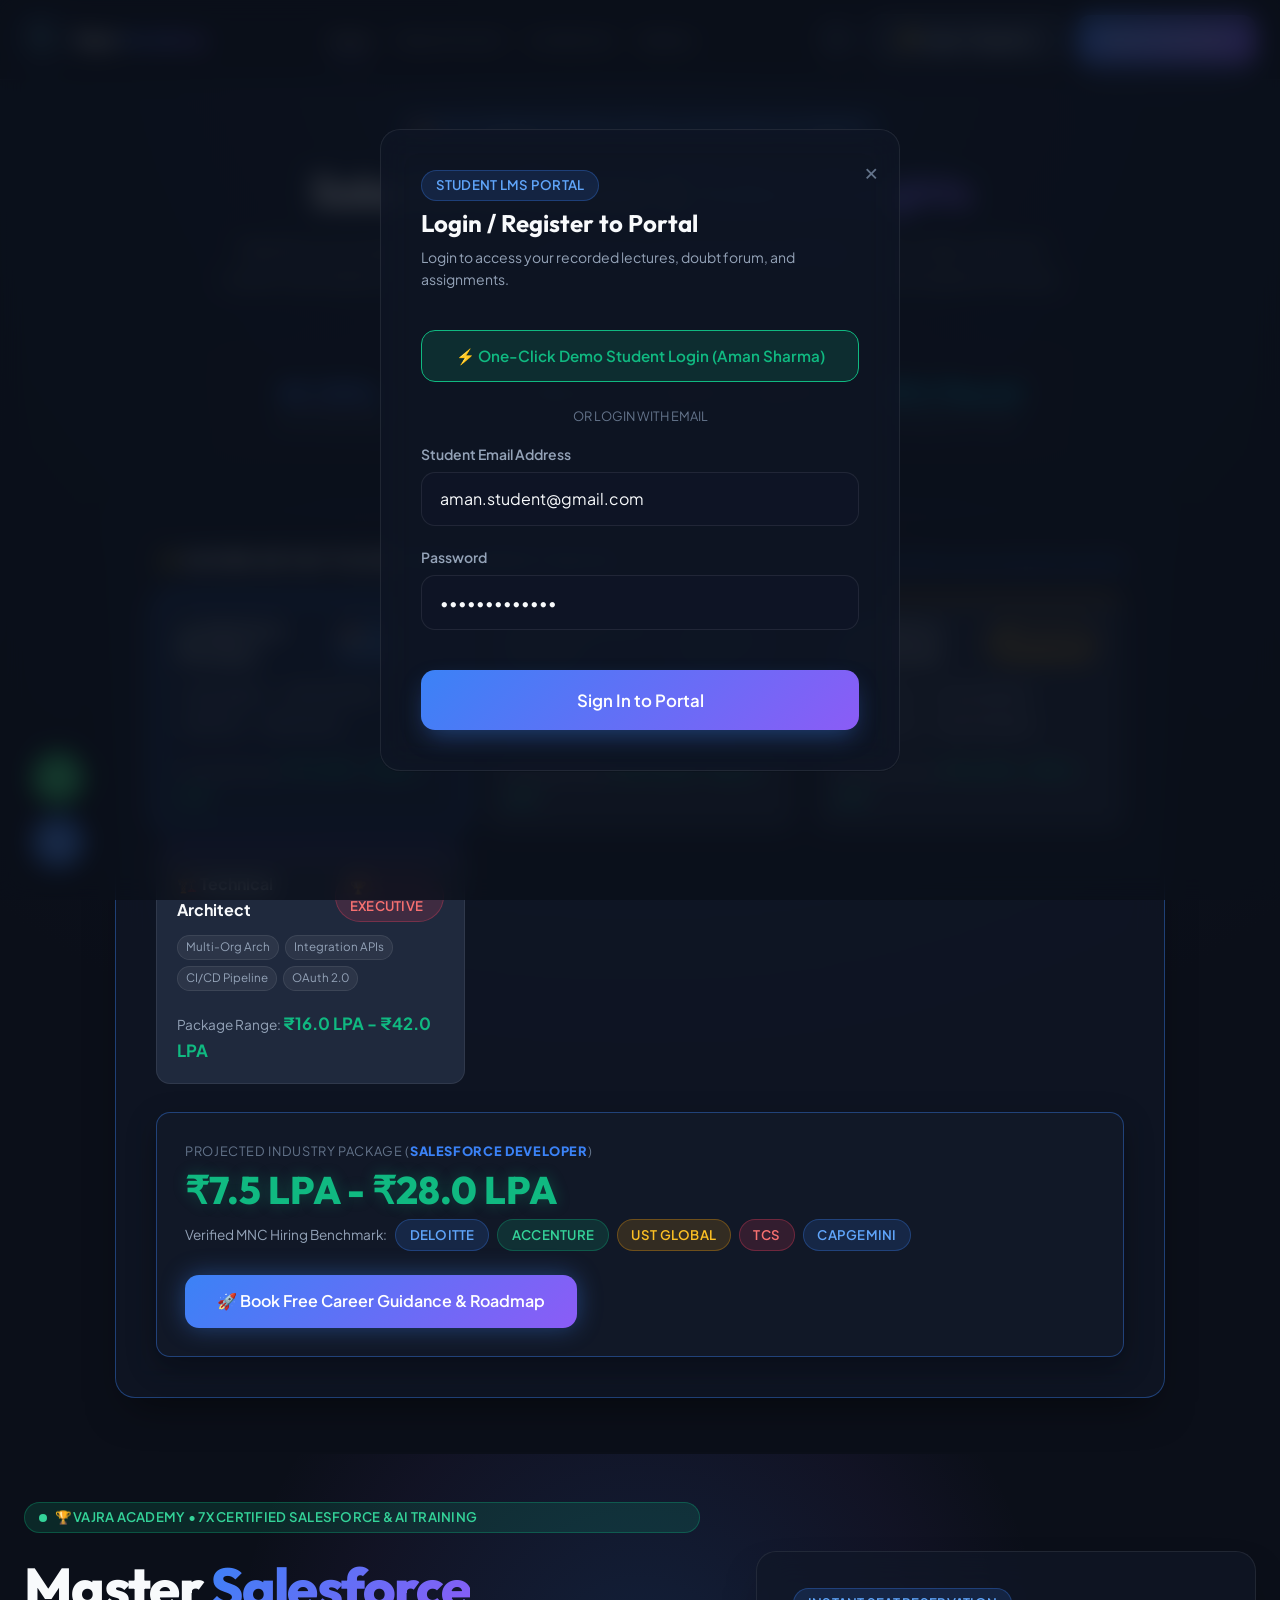
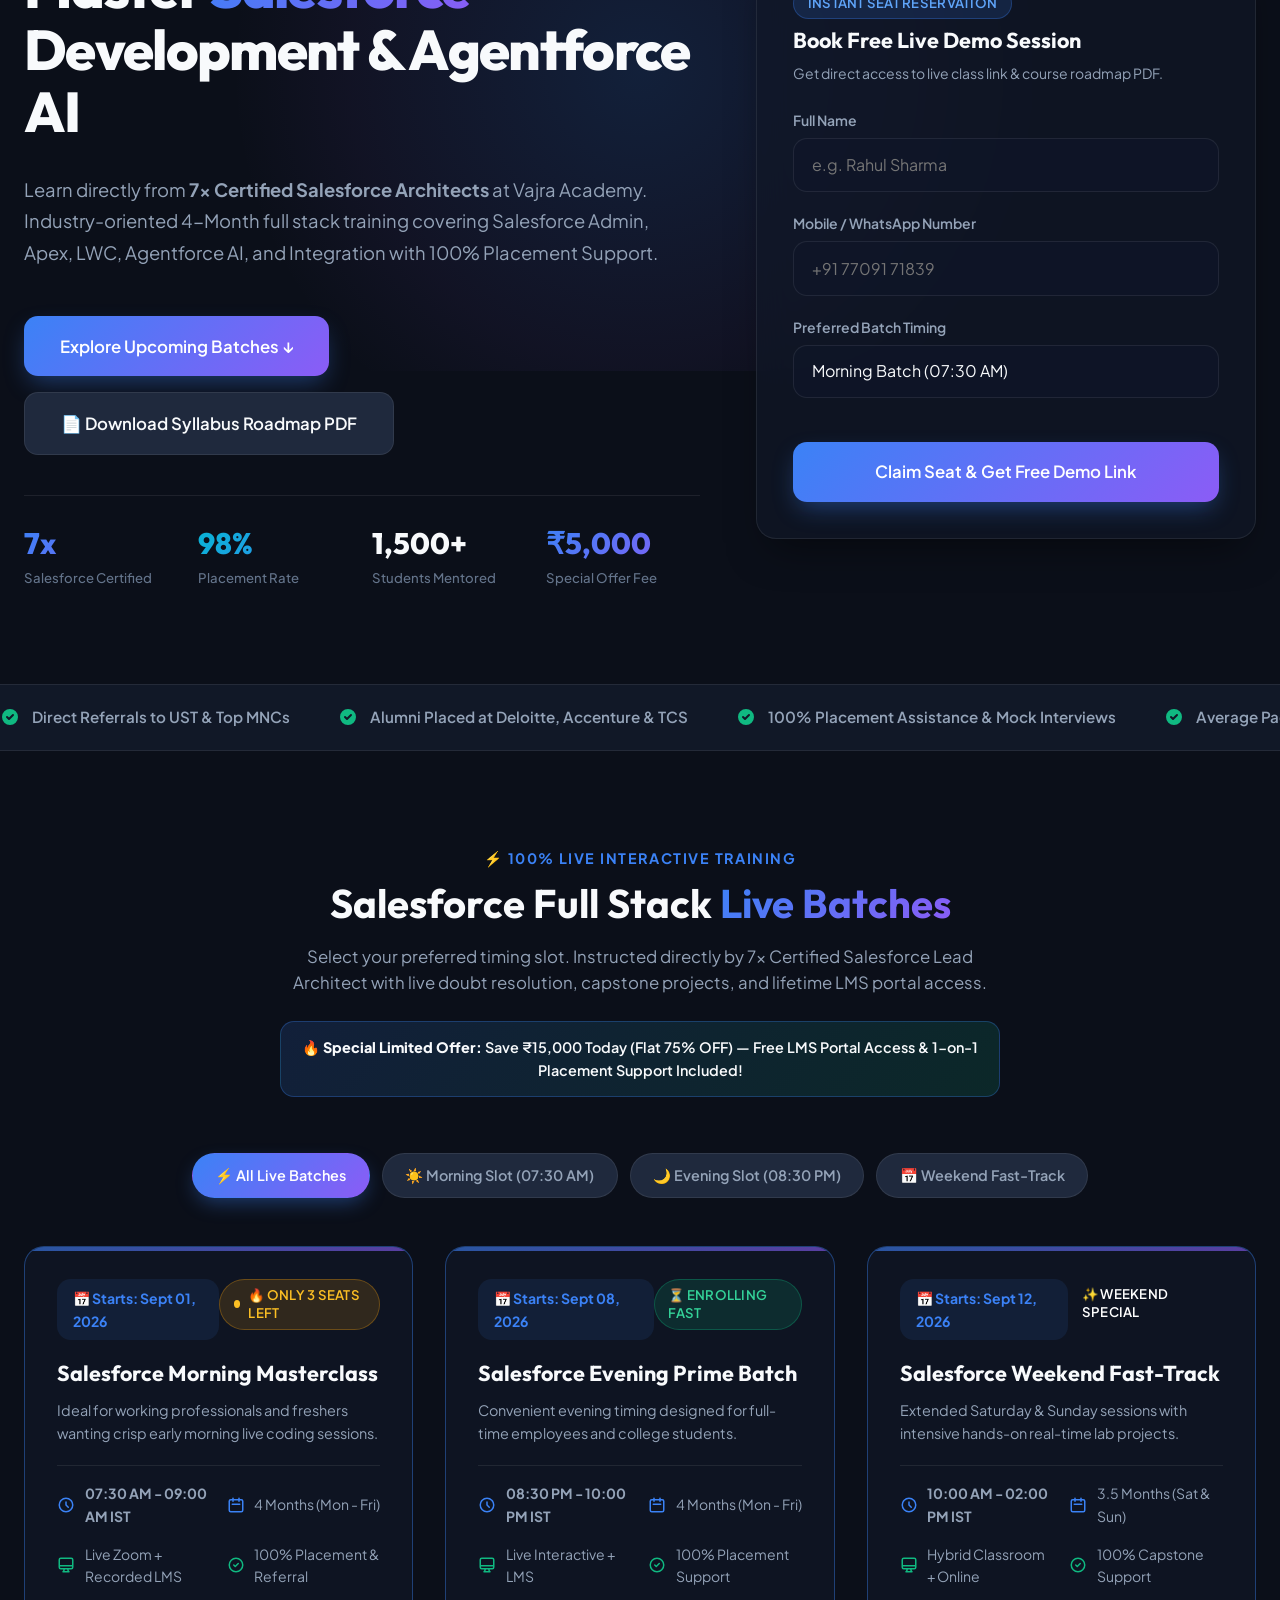
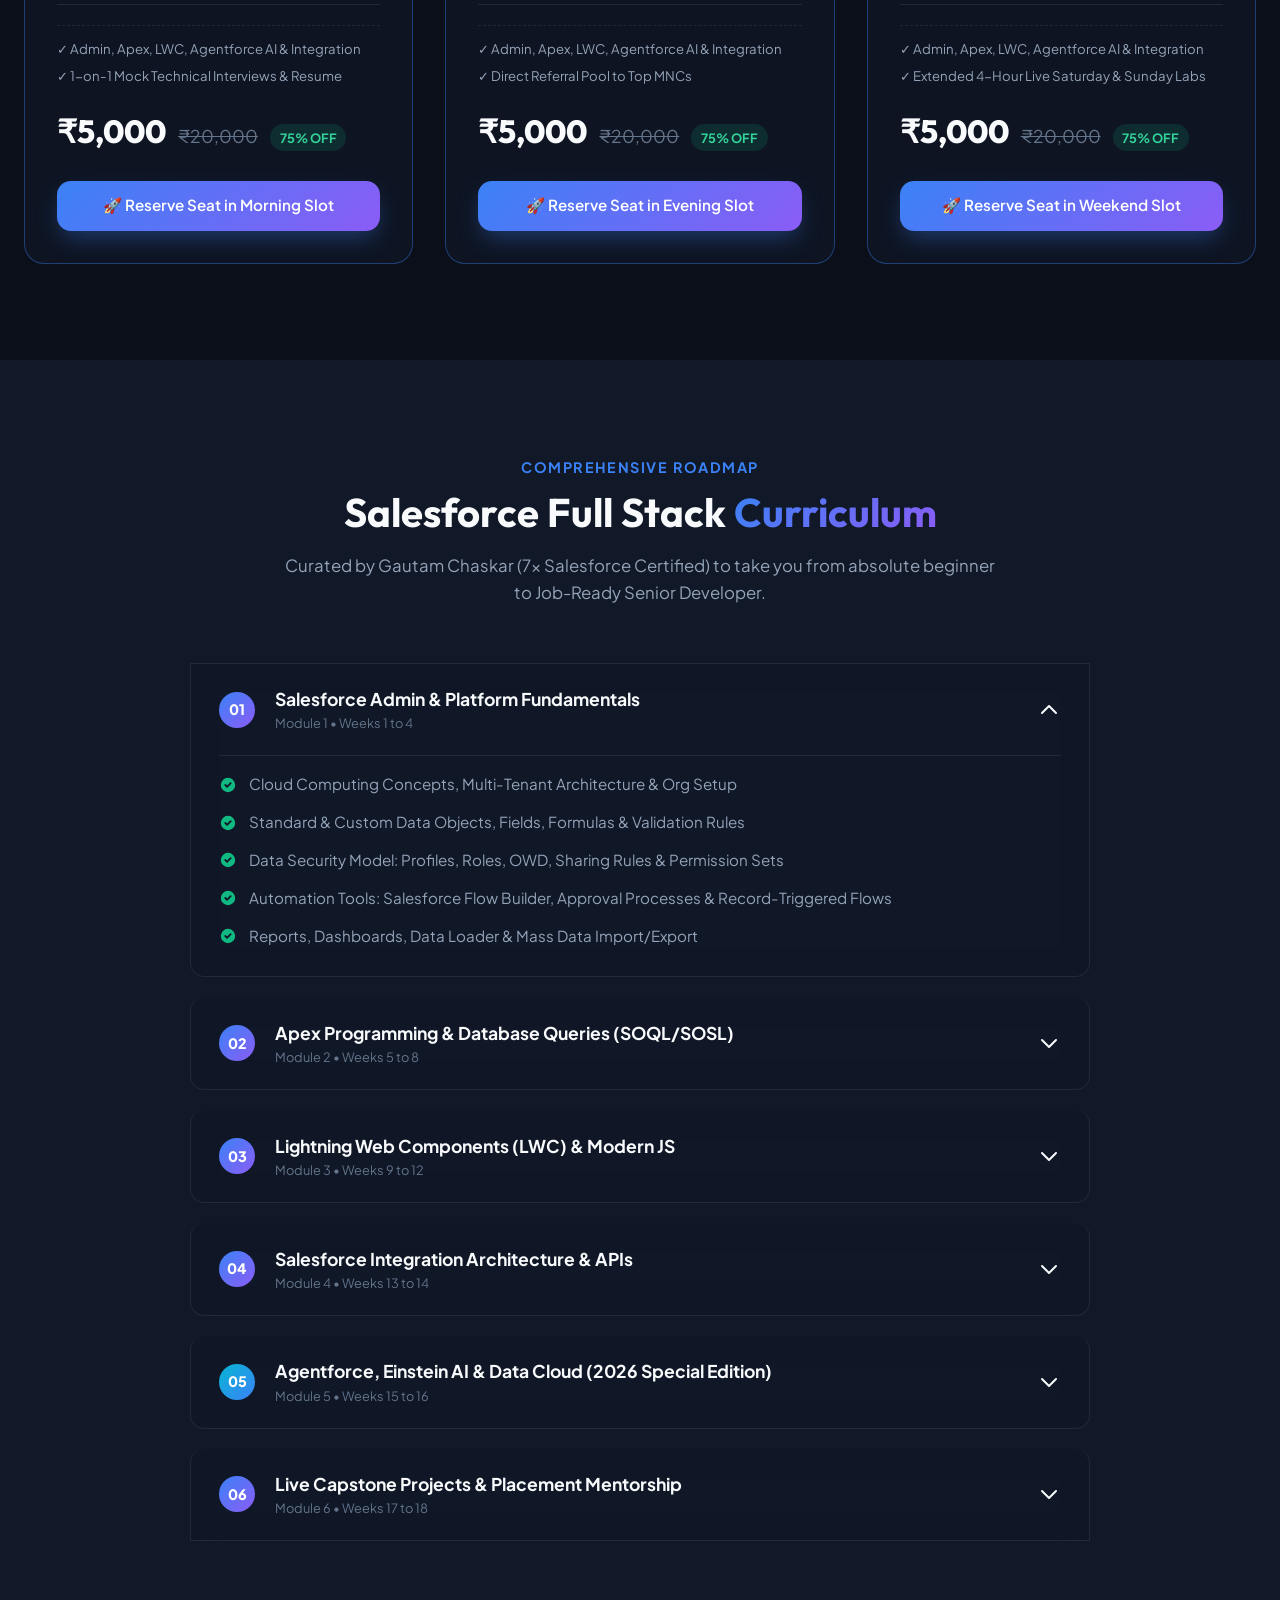
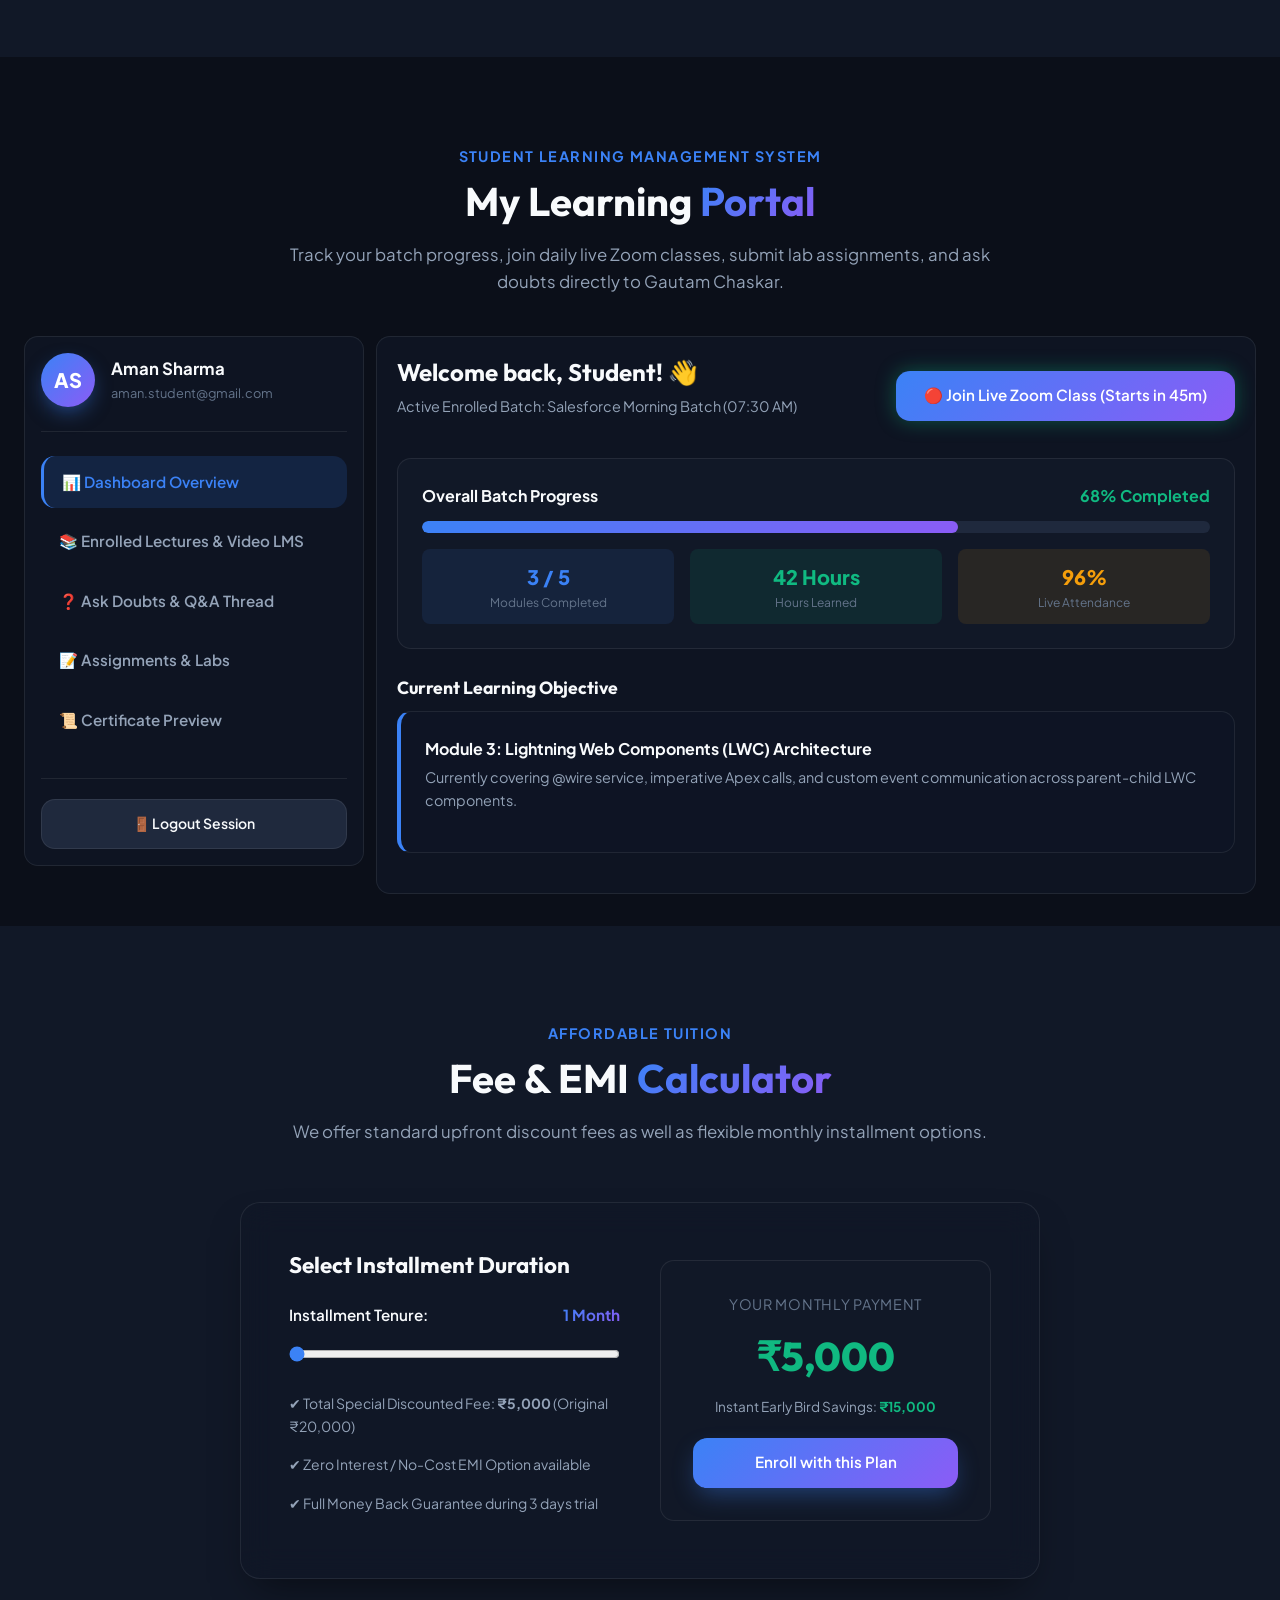
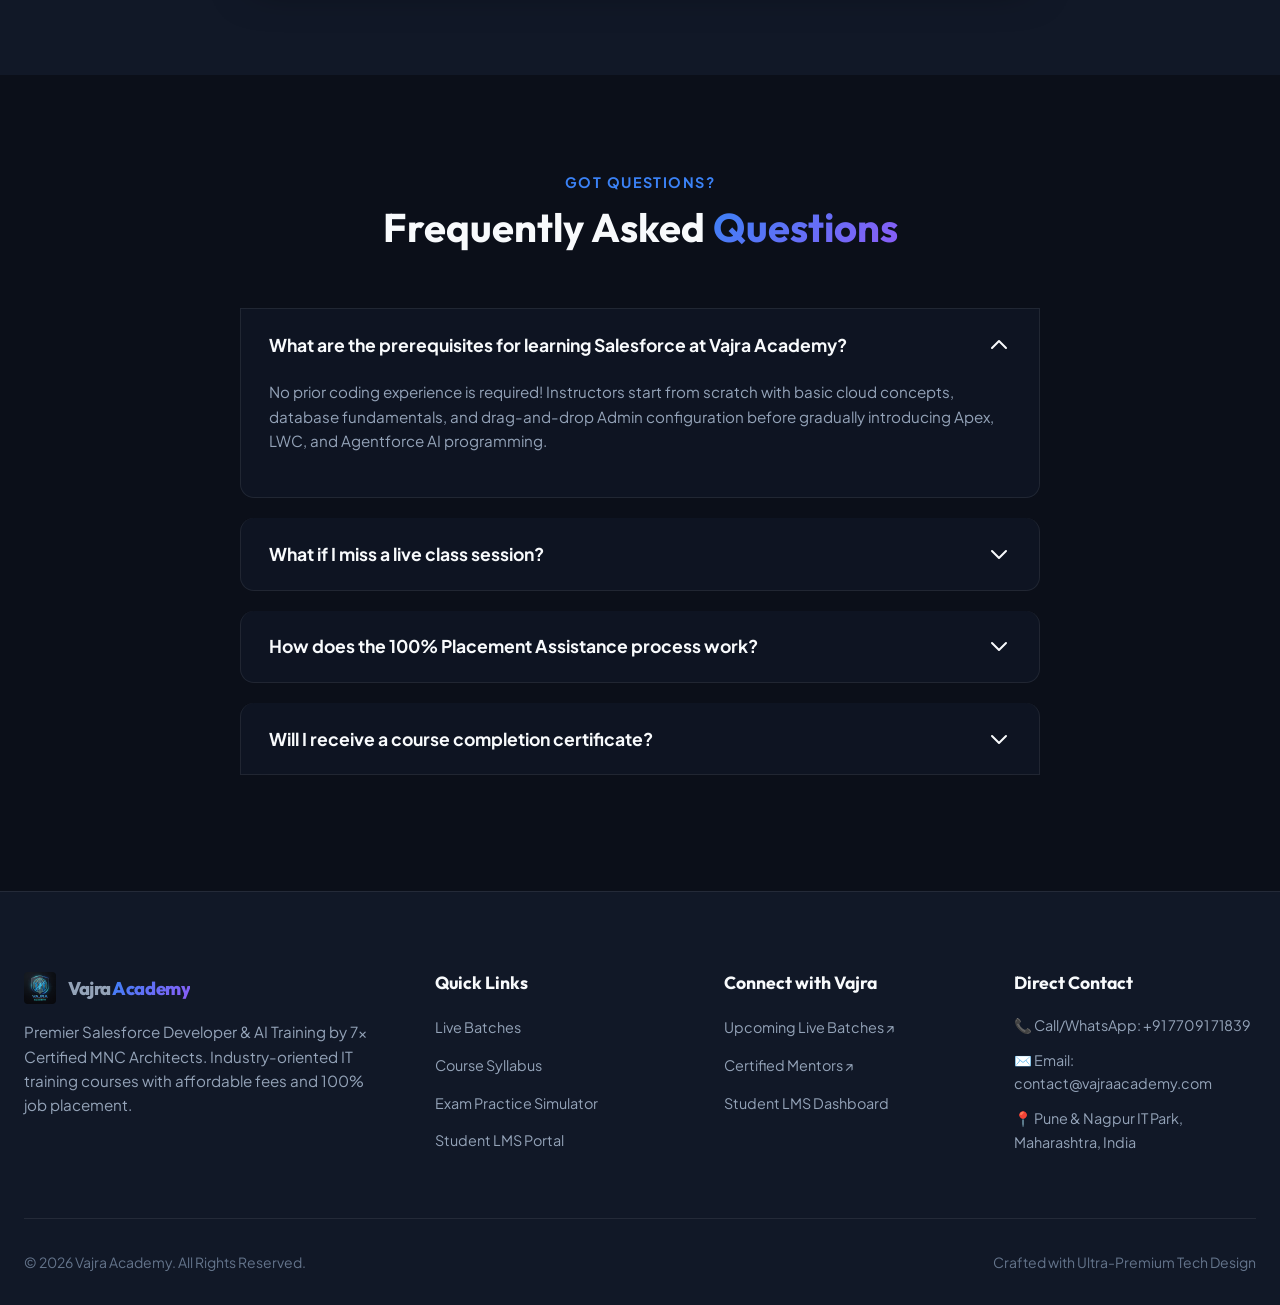
<file: dashboard.html>
<!DOCTYPE html>
<html lang="en" data-theme="dark">
<head>
  <meta charset="UTF-8">
  <meta name="viewport" content="width=device-width, initial-scale=1.0">
  
  <!-- SEO -->
  <title>Vajra Learning Portal | Salesforce & AI Training</title>
  <meta name="description" content="Personalised Student Learning Dashboard for Vajra Academy. Access recorded lectures batch-wise, live Zoom classes, doubt forum, assignments, and exam practice simulator.">
  <meta name="robots" content="noindex, nofollow">

  <!-- Favicon SVG -->
  <link rel="icon" type="image/svg+xml" href="data:image/svg+xml,<svg xmlns='http://www.w3.org/2000/svg' viewBox='0 0 24 24' fill='%2300A1E0'><path d='M19.35 10.04C18.67 6.59 15.64 4 12 4 9.11 4 6.6 5.64 5.35 8.04 2.34 8.36 0 10.91 0 14c0 3.31 2.69 6 6 6h13c2.76 0 5-2.24 5-5 0-2.64-2.05-4.78-4.65-4.96z'/></svg>">

  <!-- Bootstrap 5 CSS -->
  <link href="https://cdn.jsdelivr.net/npm/bootstrap@5.3.3/dist/css/bootstrap.min.css" rel="stylesheet">

  <!-- Master Stylesheet (Minimal glassmorphism & dark theme overrides) -->
  <link rel="stylesheet" href="style.css">
</head>
<body style="background:var(--bg-primary);">

  <!-- ==========================================================================
       Dashboard Top Navigation Header
       ========================================================================== -->
  <header class="navbar scrolled" style="position:sticky; top:0; background:rgba(11, 15, 25, 0.95); border-bottom:1px solid var(--glass-border); z-index:1000;">
    <div class="container-fluid nav-container">
      <a href="index.html" class="logo" style="display:flex; align-items:center; gap:0.5rem;">
        <img src="logo.png" alt="Vajra Academy Logo" style="height:34px; width:auto; border-radius:4px; filter:drop-shadow(0 0 8px rgba(59,130,246,0.5));">
        <span style="font-weight:800; font-size:1.15rem;">Vajra <span class="text-gradient">Academy</span> <span style="font-size:0.75rem; color:var(--accent-emerald); font-weight:600; padding:0.2rem 0.5rem; background:rgba(16,185,129,0.15); border-radius:var(--radius-full); margin-left:0.35rem;">LMS PORTAL</span></span>
      </a>

      <div style="display:flex; align-items:center; gap:1.25rem;">
        <span class="badge badge-emerald badge-pulse" id="portalBatchHeaderBadge">
          ⚡ Morning Batch (07:30 AM)
        </span>

        <button class="theme-toggle" id="themeToggle" aria-label="Toggle dark/light mode">
          <span id="themeIcon">
            <svg style="width:20px;height:20px" fill="none" stroke="currentColor" viewBox="0 0 24 24">
              <path stroke-linecap="round" stroke-linejoin="round" stroke-width="2" d="M20.354 15.354A9 9 0 018.646 3.646 9.003 9.003 0 0012 21a9.003 9.003 0 008.354-5.646z"></path>
            </svg>
          </span>
        </button>

        <button class="btn btn-primary" id="dashboardLogoutBtn" style="padding:0.45rem 0.95rem; font-size:0.85rem;">
          🚪 Logout
        </button>
      </div>
    </div>
  </header>

  <!-- ==========================================================================
       Main Workspace Layout
       ========================================================================== -->
  <main class="container-fluid" style="padding-top:0.5rem; padding-bottom:1.5rem; min-height:88vh;">
    <div class="portal-grid">
      
      <!-- Sidebar Nav -->
      <div class="portal-sidebar bg-glass">
        
        <!-- Standard Portal Sidebar Nav -->
        <div id="standardPortalSidebar">
          <div>
            <div class="student-profile-header">
              <div class="student-avatar" id="portalStudentAvatar">AS</div>
              <div>
                <div style="font-weight:700; font-size:1.05rem;" id="portalStudentName">Aman Sharma</div>
                <div style="font-size:0.8rem; color:var(--text-muted);" id="portalStudentEmail">aman.student@gmail.com</div>
              </div>
            </div>

            <ul class="portal-nav">
              <li>
                <button class="portal-nav-btn active" data-portal-tab="tab-overview">
                  📊 Overview
                </button>
              </li>
              <li>
                <button class="portal-nav-btn" data-portal-tab="tab-courses">
                  📚 My Courses & Lectures
                </button>
              </li>
              <li>
                <button class="portal-nav-btn" data-portal-tab="tab-doubts">
                  💬 Q&A & Doubts
                </button>
              </li>
              <li>
                <button class="portal-nav-btn" data-portal-tab="tab-assignments">
                  📝 Assignments & Labs
                </button>
              </li>
              <li>
                <button class="portal-nav-btn" data-portal-tab="tab-quiz">
                  🏆 Exam Simulator
                </button>
              </li>
              <li>
                <button class="portal-nav-btn" data-portal-tab="tab-invoice">
                  🧾 Orders & Invoices
                </button>
              </li>
              <li>
                <button class="portal-nav-btn" data-portal-tab="tab-certificate">
                  📜 Certificate
                </button>
              </li>
              <li>
                <button class="portal-nav-btn" data-portal-tab="tab-settings">
                  ⚙️ Settings
                </button>
              </li>
            </ul>
          </div>

          <div style="margin-top:2rem; padding-top:1.25rem; border-top:1px solid var(--glass-border);">
            <button class="btn btn-secondary btn-block" id="logoutBtn" style="font-size:0.875rem;">
              🚪 Logout Session
            </button>
          </div>
        </div>

        <!-- Dynamic Course Playlist Sidebar Nav (Shown when a batch is opened) -->
        <div id="batchPlaylistSidebar" style="display:none;">
          <button class="btn btn-secondary btn-block" onclick="closeBatchLectures()" style="margin-bottom:1.25rem; font-size:0.85rem; padding:0.5rem 0.75rem;">
            ← Back to All Batches
          </button>

          <div style="margin-bottom:1rem; padding-bottom:0.75rem; border-bottom:1px solid var(--glass-border);">
            <span class="badge badge-emerald" id="playlistBatchBadge">☀️ Active Batch</span>
            <h4 style="font-size:1.05rem; font-weight:800; margin-top:0.35rem; line-height:1.3;" id="playlistBatchTitle">Salesforce Morning Batch</h4>
            <div style="font-size:0.75rem; color:var(--text-muted); margin-top:0.25rem;" id="playlistBatchMeta">13 Recorded Lectures • 18.5 Hours</div>
          </div>

          <div class="playlist-tree-container" id="playlistTreeItems">
            <!-- Rendered dynamically via JS -->
          </div>
        </div>

      </div>

      <!-- Content Workspace -->
      <div class="portal-content bg-glass">
        
        <!-- TAB 1: OVERVIEW -->
        <div class="portal-tab-content active" id="tab-overview">
          <div style="display:flex; justify-content:space-between; align-items:center; margin-bottom:1.5rem; flex-wrap:wrap; gap:1rem;">
            <div>
              <h3 style="font-size:1.5rem;">Welcome back, <span id="dashWelcomeName" class="text-gradient">Student</span>! 👋</h3>
              <p style="font-size:0.9rem; color:var(--text-secondary);" id="portalStudentBatch">
                Active Enrolled Batch: Salesforce Morning Batch (07:30 AM)
              </p>
            </div>

            <a href="https://zoom.us" target="_blank" class="btn btn-primary" style="box-shadow: 0 0 20px rgba(16, 185, 129, 0.4);">
              🔴 Join Live Zoom Class (Starts in 45m)
            </a>
          </div>

          <!-- KSoft Style Quick Stats Header -->
          <div style="display:grid; grid-template-columns:repeat(auto-fit, minmax(180px, 1fr)); gap:1rem; margin-bottom:1.75rem;">
            <div style="background:var(--bg-secondary); padding:1.25rem; border-radius:var(--radius-md); border:1px solid var(--glass-border); display:flex; align-items:center; gap:1rem;">
              <div style="font-size:2rem; background:rgba(59,130,246,0.15); width:50px; height:50px; border-radius:var(--radius-sm); display:flex; align-items:center; justify-content:center;">📚</div>
              <div>
                <div style="font-size:1.5rem; font-weight:800; color:var(--text-primary);">3</div>
                <div style="font-size:0.8rem; color:var(--text-muted);">Enrolled Courses</div>
              </div>
            </div>

            <div style="background:var(--bg-secondary); padding:1.25rem; border-radius:var(--radius-md); border:1px solid var(--glass-border); display:flex; align-items:center; gap:1rem;">
              <div style="font-size:2rem; background:rgba(16,185,129,0.15); width:50px; height:50px; border-radius:var(--radius-sm); display:flex; align-items:center; justify-content:center;">⚡</div>
              <div>
                <div style="font-size:1.5rem; font-weight:800; color:var(--accent-emerald);">1</div>
                <div style="font-size:0.8rem; color:var(--text-muted);">Active Courses</div>
              </div>
            </div>

            <div style="background:var(--bg-secondary); padding:1.25rem; border-radius:var(--radius-md); border:1px solid var(--glass-border); display:flex; align-items:center; gap:1rem;">
              <div style="font-size:2rem; background:rgba(245,158,11,0.15); width:50px; height:50px; border-radius:var(--radius-sm); display:flex; align-items:center; justify-content:center;">🏆</div>
              <div>
                <div style="font-size:1.5rem; font-weight:800; color:var(--accent-amber);">2</div>
                <div style="font-size:0.8rem; color:var(--text-muted);">Completed Courses</div>
              </div>
            </div>
          </div>

          <!-- Progress Card -->
          <div style="background:var(--bg-secondary); padding:1.5rem; border-radius:var(--radius-md); border:1px solid var(--glass-border); margin-bottom:1.75rem;">
            <div style="display:flex; justify-content:space-between; font-weight:700; margin-bottom:0.4rem;">
              <span>Overall Active Batch Progress</span>
              <span id="portalProgressText" style="color:var(--accent-emerald);">68% Completed</span>
            </div>
            <div class="progress-bar-wrap">
              <div class="progress-bar-fill" id="portalProgressBar" style="width:68%;"></div>
            </div>
            <div style="display:grid; grid-template-columns:repeat(3, 1fr); gap:1rem; margin-top:1rem; text-align:center;">
              <div style="background:rgba(59,130,246,0.1); padding:0.75rem; border-radius:var(--radius-sm);">
                <div style="font-size:1.25rem; font-weight:800; color:var(--accent-primary);">3 / 5</div>
                <div style="font-size:0.75rem; color:var(--text-muted);">Modules Completed</div>
              </div>
              <div style="background:rgba(16,185,129,0.1); padding:0.75rem; border-radius:var(--radius-sm);">
                <div style="font-size:1.25rem; font-weight:800; color:var(--accent-emerald);">42 Hours</div>
                <div style="font-size:0.75rem; color:var(--text-muted);">Hours Learned</div>
              </div>
              <div style="background:rgba(245,158,11,0.1); padding:0.75rem; border-radius:var(--radius-sm);">
                <div style="font-size:1.25rem; font-weight:800; color:var(--accent-amber);">96%</div>
                <div style="font-size:0.75rem; color:var(--text-muted);">Live Attendance</div>
              </div>
            </div>
          </div>

          <!-- Upcoming Milestone -->
          <h4 style="font-size:1.1rem; margin-bottom:0.75rem;">Current Learning Objective</h4>
          <div class="qa-card" style="border-left: 4px solid var(--accent-primary);">
            <div style="font-weight:700; color:var(--text-primary); margin-bottom:0.25rem;">Module 3: Lightning Web Components (LWC) Architecture</div>
            <p style="font-size:0.9rem; color:var(--text-secondary);">
              Currently covering @wire service, imperative Apex calls, and custom event communication across parent-child LWC components.
            </p>
          </div>
        </div>

        <!-- TAB 2: ENROLLED LECTURES (ENROLLED BATCH TILES / BOXES GRID WITH FILTER TABS) -->
        <div class="portal-tab-content" id="tab-courses">
          
          <!-- BATCH TILES GRID VIEW -->
          <div id="enrolledBatchTilesView">
            <div style="display:flex; justify-content:space-between; align-items:center; margin-bottom:1.5rem; flex-wrap:wrap; gap:1rem;">
              <div>
                <h3 style="font-size:1.5rem;">Enrolled Courses & Batch Library</h3>
                <p style="font-size:0.875rem; color:var(--text-secondary);">
                  Select your batch tile box below to view lectures & course content inside.
                </p>
              </div>

              <!-- Enrolled Courses Filter Pills (KSoft Competitor Alignment) -->
              <div class="filter-tabs" style="margin-bottom:0; gap:0.5rem;" id="courseFilterPills">
                <button class="tab-btn active" onclick="filterCourseTiles('all')">All Courses (3)</button>
                <button class="tab-btn" onclick="filterCourseTiles('active')">Active (1)</button>
                <button class="tab-btn" onclick="filterCourseTiles('completed')">Completed (2)</button>
              </div>
            </div>

            <div style="display:grid; grid-template-columns:repeat(auto-fit, minmax(280px, 1fr)); gap:1.5rem;" id="batchTilesGrid">
              
              <!-- Tile Box 1 (Active) -->
              <div class="batch-card bg-glass batch-tile-item" data-status="active" style="cursor:pointer; border:1px solid var(--glass-border);" onclick="openBatchLectures('batch-morning', 'Salesforce Morning Batch (07:30 AM)')">
                <div style="display:flex; justify-content:space-between; align-items:flex-start; margin-bottom:1rem;">
                  <span class="badge badge-emerald badge-pulse">Active Enrolled</span>
                  <span style="font-size:1.5rem;">☀️</span>
                </div>

                <h4 style="font-size:1.2rem; font-weight:800; margin-bottom:0.4rem;">Salesforce Morning Batch</h4>
                <p style="font-size:0.8rem; color:var(--text-muted); margin-bottom:1.25rem;">Slot: 07:30 AM - 09:00 AM • Mon to Fri</p>

                <div style="background:var(--bg-secondary); padding:0.85rem; border-radius:var(--radius-sm); margin-bottom:1.25rem; border:1px solid var(--glass-border);">
                  <div style="display:flex; justify-content:space-between; font-size:0.8rem; font-weight:600; margin-bottom:0.3rem;">
                    <span>Course Progress</span>
                    <span style="color:var(--accent-emerald);">68% Completed</span>
                  </div>
                  <div class="progress-bar-wrap" style="height:8px; margin:0;">
                    <div class="progress-bar-fill" style="width:68%;"></div>
                  </div>
                  <div style="font-size:0.75rem; color:var(--text-muted); margin-top:0.4rem;">
                    13 Recorded Lectures • 18.5 Hours
                  </div>
                </div>

                <button class="btn btn-primary btn-block" style="padding:0.6rem 1rem; font-size:0.875rem;">
                  📂 Open Batch & Lectures →
                </button>
              </div>

              <!-- Tile Box 2 (Completed) -->
              <div class="batch-card bg-glass batch-tile-item" data-status="completed" style="cursor:pointer; border:1px solid var(--glass-border);" onclick="openBatchLectures('batch-evening', 'Salesforce Evening Batch (08:30 PM)')">
                <div style="display:flex; justify-content:space-between; align-items:flex-start; margin-bottom:1rem;">
                  <span class="badge badge-primary">Completed Course</span>
                  <span style="font-size:1.5rem;">🌙</span>
                </div>

                <h4 style="font-size:1.2rem; font-weight:800; margin-bottom:0.4rem;">Salesforce Evening Prime</h4>
                <p style="font-size:0.8rem; color:var(--text-muted); margin-bottom:1.25rem;">Slot: 08:30 PM - 10:00 PM • Mon to Fri</p>

                <div style="background:var(--bg-secondary); padding:0.85rem; border-radius:var(--radius-sm); margin-bottom:1.25rem; border:1px solid var(--glass-border);">
                  <div style="display:flex; justify-content:space-between; font-size:0.8rem; font-weight:600; margin-bottom:0.3rem;">
                    <span>Course Progress</span>
                    <span style="color:var(--accent-primary);">100% Completed</span>
                  </div>
                  <div class="progress-bar-wrap" style="height:8px; margin:0;">
                    <div class="progress-bar-fill" style="width:100%;"></div>
                  </div>
                  <div style="font-size:0.75rem; color:var(--text-muted); margin-top:0.4rem;">
                    12 Recorded Lectures • 16.0 Hours
                  </div>
                </div>

                <button class="btn btn-secondary btn-block" style="padding:0.6rem 1rem; font-size:0.875rem;">
                  📂 Open Batch & Lectures →
                </button>
              </div>

              <!-- Tile Box 3 (Completed) -->
              <div class="batch-card bg-glass batch-tile-item" data-status="completed" style="cursor:pointer; border:1px solid var(--glass-border);" onclick="openBatchLectures('batch-weekend', 'Salesforce Weekend Fast-Track')">
                <div style="display:flex; justify-content:space-between; align-items:flex-start; margin-bottom:1rem;">
                  <span class="badge badge-amber">Completed Course</span>
                  <span style="font-size:1.5rem;">⚡</span>
                </div>

                <h4 style="font-size:1.2rem; font-weight:800; margin-bottom:0.4rem;">Weekend Fast-Track</h4>
                <p style="font-size:0.8rem; color:var(--text-muted); margin-bottom:1.25rem;">Slot: 10:00 AM - 02:00 PM • Sat & Sun</p>

                <div style="background:var(--bg-secondary); padding:0.85rem; border-radius:var(--radius-sm); margin-bottom:1.25rem; border:1px solid var(--glass-border);">
                  <div style="display:flex; justify-content:space-between; font-size:0.8rem; font-weight:600; margin-bottom:0.3rem;">
                    <span>Course Progress</span>
                    <span style="color:var(--accent-amber);">100% Completed</span>
                  </div>
                  <div class="progress-bar-wrap" style="height:8px; margin:0;">
                    <div class="progress-bar-fill" style="width:100%;"></div>
                  </div>
                  <div style="font-size:0.75rem; color:var(--text-muted); margin-top:0.4rem;">
                    10 Recorded Lectures • 20.0 Hours
                  </div>
                </div>

                <button class="btn btn-secondary btn-block" style="padding:0.6rem 1rem; font-size:0.875rem;">
                  📂 Open Batch & Lectures →
                </button>
              </div>

            </div>
          </div>

          <!-- INNER BATCH LECTURES VIDEO PLAYER LEARNING WORKSPACE -->
          <div id="batchLecturesDetailView" style="display:none;">
            
            <div style="display:flex; justify-content:space-between; align-items:center; margin-bottom:0.5rem; flex-wrap:wrap; gap:0.5rem;">
              <div style="display:flex; align-items:center; gap:0.5rem; flex-wrap:wrap;">
                <span class="badge badge-emerald" id="activeVideoModuleBadge">Module 3: LWC Architecture</span>
                <span style="font-size:0.8rem; color:var(--text-muted);" id="activeVideoMeta">Recorded Aug 18, 2026 • 1h 45m • Instructor: Lead Architect</span>
              </div>

              <div style="display:flex; gap:0.5rem;">
                <button class="btn btn-secondary" id="markCompleteBtn" onclick="toggleLectureCompletion()" style="padding:0.35rem 0.75rem; font-size:0.8rem;">
                  <span id="completeCheckIcon">✓</span> Mark Completed
                </button>
                <button class="btn btn-secondary" onclick="showToast('📑 Downloading Class Notes PDF...', 'info')" style="padding:0.35rem 0.75rem; font-size:0.8rem;">
                  📄 Notes PDF
                </button>
              </div>
            </div>

            <!-- Video Player -->
            <div class="video-player-container">
              <iframe id="activeLmsVideoIframe" src="https://www.youtube.com/embed/dQw4w9WgXcQ?autoplay=0&rel=0" title="Salesforce Video LMS Player" allow="accelerometer; autoplay; clipboard-write; encrypted-media; gyroscope; picture-in-picture" allowfullscreen></iframe>
            </div>

            <div style="margin-top:0.65rem; margin-bottom:0.85rem;">
              <h3 style="font-size:1.3rem; font-weight:800; margin-bottom:0.2rem;" id="activeVideoTitle">Lecture 3.2: @wire Service & Imperative Apex Calls in LWC</h3>
              <p style="font-size:0.85rem; color:var(--text-secondary);" id="activeVideoDesc">
                Comprehensive deep-dive into Reactive Wire Service adapters, wire to property vs wire to function, imperative Apex method invocation, and handling error toasts gracefully in Lightning Web Components.
              </p>
            </div>

            <!-- Lecture Learning Resource Tabs -->
            <div style="background:var(--bg-secondary); border:1px solid var(--glass-border); border-radius:var(--radius-md); padding:1rem;">
              <div class="filter-tabs" style="margin-bottom:0.85rem; justify-content:flex-start; gap:0.5rem;">
                <button class="tab-btn active" onclick="switchVideoTab('notes', this)">📝 Class Notes</button>
                <button class="tab-btn" onclick="switchVideoTab('code', this)">💻 Code Snippet</button>
                <button class="tab-btn" onclick="switchVideoTab('ask', this)">💬 Ask Instructor a Doubt</button>
              </div>

              <!-- Video Tab 1: Notes -->
              <div id="vtab-notes" class="video-resource-tab">
                <h4 style="font-size:1.05rem; margin-bottom:0.75rem; color:var(--accent-emerald);">Key Concepts & Takeaways</h4>
                <ul style="font-size:0.875rem; color:var(--text-secondary); line-height:1.7; padding-left:1.2rem;">
                  <li><strong>@wire Service</strong>: Reactive data provisioning from Salesforce Data Cloud / Apex controllers. Automatically updates DOM when data changes.</li>
                  <li><strong>Cacheable=true</strong>: Mandatory on Apex method signatures when invoking via `@wire`.</li>
                  <li><strong>Imperative Apex</strong>: Used for DML operations (Insert, Update, Delete) or when user action (button click) triggers execution.</li>
                  <li><strong>Toast Notifications</strong>: Import `ShowToastEvent` from `lightning/platformShowToastEvent` to display error/success toasts.</li>
                </ul>
              </div>

              <!-- Video Tab 2: Code -->
              <div id="vtab-code" class="video-resource-tab" style="display:none;">
                <h4 style="font-size:1.05rem; margin-bottom:0.75rem; color:var(--accent-primary);">LWC Controller JavaScript Code Snippet</h4>
                <pre class="code-body" style="font-size:0.825rem; max-height:240px; overflow-y:auto;">import { LightningElement, wire, api } from 'lwc';
import getAccountList from '@salesforce/apex/AccountController.getAccountList';

export default class AccountViewer extends LightningElement {
    @api recordId;
    accounts;
    error;

    // Reactive Wire Service Adapter
    @wire(getAccountList)
    wiredAccounts({ error, data }) {
        if (data) {
            this.accounts = data;
            this.error = undefined;
        } else if (error) {
            this.error = error;
            this.accounts = undefined;
        }
    }
}</pre>
              </div>

              <!-- Video Tab 3: Ask Doubt -->
              <div id="vtab-ask" class="video-resource-tab" style="display:none;">
                <h4 style="font-size:1.05rem; margin-bottom:0.75rem; color:var(--accent-amber);">Have a Doubt regarding this Video Lecture?</h4>
                <form onsubmit="submitLectureDoubt(event)">
                  <div class="form-group" style="margin-bottom:0.75rem;">
                    <textarea class="form-input" id="lectureDoubtText" rows="3" placeholder="Type your doubt here... Vajra Academy instructors will respond directly in your Q&A thread." required></textarea>
                  </div>
                  <button type="submit" class="btn btn-primary" style="padding:0.5rem 1.25rem; font-size:0.85rem;">
                    📩 Submit Doubt to Instructors
                  </button>
                </form>
              </div>
            </div>

          </div>

        </div>

        <!-- TAB 3: DOUBTS & Q&A THREAD -->
        <div class="portal-tab-content" id="tab-doubts">
          <h3 style="font-size:1.4rem; margin-bottom:1rem;">Ask Vajra Academy Instructors a Doubt</h3>
          
          <form id="askDoubtForm" style="margin-bottom:2rem; background:var(--bg-secondary); padding:1.5rem; border-radius:var(--radius-md); border:1px solid var(--glass-border);">
            <div class="form-group">
              <label class="form-label">Syllabus Topic</label>
              <select class="form-select" id="doubtTopic" required>
                <option value="Apex Triggers">Apex Triggers & Frameworks</option>
                <option value="Lightning Web Components">Lightning Web Components (LWC)</option>
                <option value="Agentforce AI">Agentforce AI & Prompt Builder</option>
                <option value="SOQL & SOSL">SOQL & SOSL Performance</option>
                <option value="Salesforce Admin">Salesforce Admin & Flows</option>
                <option value="REST/SOAP Integration">REST/SOAP Integration Architecture</option>
              </select>
            </div>

            <div class="form-group">
              <label class="form-label">Your Question / Issue</label>
              <textarea class="form-textarea" id="doubtQuestion" rows="3" placeholder="Describe your doubt or paste error message..." required></textarea>
            </div>

            <button type="submit" class="btn btn-primary">
              📩 Post Question to Instructors
            </button>
          </form>

          <h4 style="font-size:1.1rem; margin-bottom:1rem;">Your Q&A History & Answers</h4>
          <div id="doubtsThreadContainer">
            <!-- Rendered via JS -->
          </div>
        </div>

        <!-- TAB 4: ASSIGNMENTS & LABS -->
        <div class="portal-tab-content" id="tab-assignments">
          <h3 style="font-size:1.4rem; margin-bottom:1rem;">Hands-on Lab Assignments</h3>
          
          <form id="assignmentForm" style="margin-bottom:2rem; background:var(--bg-secondary); padding:1.5rem; border-radius:var(--radius-md); border:1px solid var(--glass-border);">
            <h4 style="font-size:1.05rem; margin-bottom:0.75rem;">Submit Pending Lab: Lab 3 (LWC Component)</h4>
            
            <div class="form-group">
              <label class="form-label">GitHub Repository URL / Sandbox Org Link</label>
              <input type="url" class="form-input" id="assignmentRepo" placeholder="https://github.com/yourusername/lwc-weather-component" required>
            </div>

            <button type="submit" class="btn btn-primary">
              🚀 Submit Assignment
            </button>
          </form>

          <h4 style="font-size:1.1rem; margin-bottom:1rem;">Assignment Submission Status</h4>
          <div id="assignmentsContainer">
            <!-- Rendered via JS -->
          </div>
        </div>

        <!-- TAB 5: CERTIFICATION QUIZ SIMULATOR -->
        <div class="portal-tab-content" id="tab-quiz">
          <h3 style="font-size:1.4rem; margin-bottom:1rem;">Salesforce Certification Practice Simulator</h3>
          
          <div class="simulator-card bg-glass" style="max-width:100%;">
            <div style="display:flex; justify-content:space-between; align-items:center; margin-bottom:1.5rem; flex-wrap:wrap; gap:1rem;">
              <div>
                <span class="badge badge-emerald">Interactive Test Engine</span>
                <h4 style="font-size:1.2rem; margin-top:0.3rem;">ADM-201 & PD1 Exam Practice</h4>
              </div>

              <div style="display:flex; align-items:center; gap:0.75rem;">
                <select class="form-select" id="quizTypeSelect" style="width:auto; padding:0.5rem 1rem;">
                  <option value="admin">Salesforce Admin (ADM-201)</option>
                  <option value="pd1">Platform Developer I (PD1)</option>
                </select>
              </div>
            </div>

            <div id="quizQuestionContainer">
              <!-- Rendered via JS -->
            </div>
          </div>
        </div>

        <!-- TAB 6: ORDER HISTORY & INVOICE -->
        <div class="portal-tab-content" id="tab-invoice">
          <h3 style="font-size:1.4rem; margin-bottom:1rem;">Order History & Fee Receipt</h3>
          
          <div class="qa-card" style="background:var(--bg-secondary);">
            <div style="display:flex; justify-content:space-between; align-items:center; margin-bottom:1rem;">
              <div>
                <span class="badge badge-emerald">Payment Status: Completed</span>
                <h4 style="font-size:1.15rem; margin-top:0.4rem;">Order #SFDC-5196</h4>
                <p style="font-size:0.85rem; color:var(--text-muted);">Transaction Date: August 25, 2026</p>
              </div>

              <div style="text-align:right;">
                <div style="font-family:var(--font-heading); font-size:1.75rem; font-weight:800; color:var(--text-primary);">₹5,000.00</div>
                <div style="font-size:0.8rem; color:var(--accent-emerald);">GST Tax Invoice Included</div>
              </div>
            </div>

            <p style="font-size:0.9rem; color:var(--text-secondary); margin-bottom:1rem;">
              Item: <strong>Salesforce Full Stack Live Training Batch (4 Months)</strong> • Organization: Vajra Academy
            </p>

            <button class="btn btn-secondary" onclick="window.print()">
              📄 Print GST Invoice Receipt
            </button>
          </div>
        </div>

        <!-- TAB 7: CERTIFICATE PREVIEW -->
        <div class="portal-tab-content" id="tab-certificate">
          <h3 style="font-size:1.4rem; margin-bottom:0.5rem;">Salesforce Full-Stack Developer Certificate</h3>
          <p style="font-size:0.875rem; color:var(--text-secondary);">
            Your official completion certificate will be generated upon reaching 100% course progress.
          </p>

          <div class="certificate-frame">
            <div style="font-size:0.9rem; color:var(--accent-primary); letter-spacing:0.15em; font-weight:700; text-transform:uppercase;">VAJRA ACADEMY SALESFORCE ACADEMY</div>
            <h2 style="font-size:2rem; font-family:var(--font-heading); margin:1rem 0; color:var(--text-primary);">Certificate of Excellence</h2>
            <p style="font-size:0.95rem; color:var(--text-secondary);">This is to certify that</p>
            <h3 style="font-size:1.75rem; color:var(--accent-emerald); margin:0.5rem 0;" id="certStudentName">Aman Sharma</h3>
            <p style="font-size:0.95rem; color:var(--text-secondary); max-width:550px; margin:0 auto 1.5rem auto;">
              has successfully completed the 4-Month Full Stack Salesforce Developer Program covering Salesforce Admin, Apex, LWC, Agentforce AI & REST API Integration.
            </p>

            <div style="display:flex; justify-content:space-around; align-items:flex-end; margin-top:2.5rem; padding-top:1.5rem; border-top:1px solid var(--glass-border);">
              <div>
                <div style="font-family:'Courier New', monospace; font-weight:700; font-size:1.1rem; color:var(--text-primary);">Lead Instructor</div>
                <div style="font-size:0.75rem; color:var(--text-muted);">Vajra Academy Certification Authority</div>
              </div>
              <div>
                <div style="font-weight:700; font-size:0.85rem; color:var(--text-primary);">VERIFIED ID: VAJRA-2026-8842</div>
                <div style="font-size:0.75rem; color:var(--text-muted);">Issue Date: Sept 2026</div>
              </div>
            </div>
          </div>
        </div>

        <!-- TAB 8: SETTINGS & PREFERENCES -->
        <div class="portal-tab-content" id="tab-settings">
          <h3 style="font-size:1.4rem; margin-bottom:1rem;">Profile Settings & Preferences</h3>

          <form id="profileSettingsForm" style="background:var(--bg-secondary); padding:1.75rem; border-radius:var(--radius-md); border:1px solid var(--glass-border);">
            <div style="display:grid; grid-template-columns:1fr 1fr; gap:1rem;">
              <div class="form-group">
                <label class="form-label">Full Name</label>
                <input type="text" class="form-input" id="settingName" value="Aman Sharma" required>
              </div>

              <div class="form-group">
                <label class="form-label">Email Address</label>
                <input type="email" class="form-input" id="settingEmail" value="aman.student@gmail.com" required>
              </div>
            </div>

            <div class="form-group">
              <label class="form-label">Active Batch Slot</label>
              <select class="form-select" id="settingBatch">
                <option value="Salesforce Morning Batch (07:30 AM)">Salesforce Morning Batch (07:30 AM)</option>
                <option value="Salesforce Evening Batch (08:30 PM)">Salesforce Evening Batch (08:30 PM)</option>
                <option value="Salesforce Weekend Fast-Track">Salesforce Weekend Fast-Track</option>
              </select>
            </div>

            <button type="submit" class="btn btn-primary" style="margin-top:1rem;">
              💾 Save Profile Settings
            </button>
          </form>
        </div>

      </div>
    </div>
  </main>

  <!-- Bootstrap 5 JS Bundle -->
  <script src="https://cdn.jsdelivr.net/npm/bootstrap@5.3.3/dist/js/bootstrap.bundle.min.js"></script>

  <!-- Master Script -->
  <script src="app.js"></script>
  <script>
    document.addEventListener('DOMContentLoaded', () => {
      const studentData = JSON.parse(localStorage.getItem('studentSession'));
      if (!studentData) {
        window.location.href = 'index.html?auth=required#authModal';
        return;
      }

      const logoutHeaderBtn = document.getElementById('dashboardLogoutBtn');
      if (logoutHeaderBtn) {
        logoutHeaderBtn.addEventListener('click', () => {
          localStorage.removeItem('studentSession');
          showToast('Logged out of Student Portal', 'info');
          setTimeout(() => { window.location.href = 'index.html'; }, 600);
        });
      }
    });

    // BATCH PLAYLISTS DATA & DYNAMIC LMS LMS LOGIC
    const BATCH_PLAYLISTS = {
      'batch-morning': {
        title: 'Salesforce Morning Batch (07:30 AM)',
        badge: '☀️ Active Batch',
        meta: '13 Recorded Lectures • 18.5 Hours',
        modules: [
          {
            moduleTitle: 'Module 1: Admin & Security Fundamentals',
            lectures: [
              { id: 'm-1-1', title: '1.1 Cloud Architecture & Org Setup', duration: '1h 15m', meta: 'Recorded Aug 01, 2026 • Instructor: Vajra Academy Lead', embedUrl: 'https://www.youtube.com/embed/dQw4w9WgXcQ', desc: 'Overview of Salesforce multi-tenant cloud infrastructure, domain configuration, company settings, and initial org setup.' },
              { id: 'm-1-2', title: '1.2 Objects, Fields & Validation Rules', duration: '1h 30m', meta: 'Recorded Aug 03, 2026 • Instructor: Vajra Academy Lead', embedUrl: 'https://www.youtube.com/embed/dQw4w9WgXcQ', desc: 'Custom Object creation, Master-Detail vs Lookup relationships, formula fields, and complex cross-field validation rules.' },
              { id: 'm-1-3', title: '1.3 Data Security, Roles & OWD', duration: '1h 45m', meta: 'Recorded Aug 05, 2026 • Instructor: Vajra Academy Lead', embedUrl: 'https://www.youtube.com/embed/dQw4w9WgXcQ', desc: 'Org-Wide Defaults (OWD), Role Hierarchy sharing, Criteria-Based Sharing Rules, and Field-Level Security.' },
              { id: 'm-1-4', title: '1.4 Flow Builder Masterclass', duration: '1h 40m', meta: 'Recorded Aug 08, 2026 • Instructor: Vajra Academy Lead', embedUrl: 'https://www.youtube.com/embed/dQw4w9WgXcQ', desc: 'Record-Triggered Flows, Screen Flows, Fast Field Updates vs Action Execution, and Subflow orchestration.' }
            ]
          },
          {
            moduleTitle: 'Module 2: Apex Programming & SOQL Queries',
            lectures: [
              { id: 'm-2-1', title: '2.1 Apex Syntax & OOP Collections', duration: '1h 20m', meta: 'Recorded Aug 12, 2026 • Instructor: Vajra Academy Lead', embedUrl: 'https://www.youtube.com/embed/dQw4w9WgXcQ', desc: 'Apex language basics, List, Set, Map data structures, loop iteration, and Governor Limit fundamentals.' },
              { id: 'm-2-2', title: '2.2 Apex Trigger Framework Architecture', duration: '1h 45m', meta: 'Recorded Aug 15, 2026 • Instructor: Vajra Academy Lead', embedUrl: 'https://www.youtube.com/embed/dQw4w9WgXcQ', desc: 'Trigger context variables, handler pattern separation of concerns, bulkification, and recursion control.' },
              { id: 'm-2-3', title: '2.3 SOQL & SOSL Query Optimization', duration: '1h 30m', meta: 'Recorded Aug 18, 2026 • Instructor: Vajra Academy Lead', embedUrl: 'https://www.youtube.com/embed/dQw4w9WgXcQ', desc: 'Child-to-Parent & Parent-to-Child SOQL queries, WITH USER_MODE security, and index query optimization.' }
            ]
          },
          {
            moduleTitle: 'Module 3: Lightning Web Components (LWC)',
            lectures: [
              { id: 'm-3-1', title: '3.1 Modern JavaScript & Shadow DOM', duration: '1h 30m', meta: 'Recorded Aug 22, 2026 • Instructor: Vajra Academy Lead', embedUrl: 'https://www.youtube.com/embed/dQw4w9WgXcQ', desc: 'ES6 Modules, promises, async/await, arrow functions, template rendering, and Shadow DOM styling encapsulation.' },
              { id: 'm-3-2', title: '3.2 @wire Service & Imperative Apex Calls', duration: '1h 45m', meta: 'Recorded Aug 23, 2026 • Instructor: Vajra Academy Lead', embedUrl: 'https://www.youtube.com/embed/dQw4w9WgXcQ', desc: 'Reactive wire service adapters, cacheable=true Apex methods, imperative calls, and toast notification handling.' },
              { id: 'm-3-3', title: '3.3 Component Events & LMS Communication', duration: '1h 25m', meta: 'Recorded Aug 24, 2026 • Instructor: Vajra Academy Lead', embedUrl: 'https://www.youtube.com/embed/dQw4w9WgXcQ', desc: 'CustomEvent creation, event bubbling & composed settings, and Lightning Message Service (LMS) cross-DOM messaging.' }
            ]
          },
          {
            moduleTitle: 'Module 4: Integrations & Agentforce AI',
            lectures: [
              { id: 'm-4-1', title: '4.1 REST Web Services & Callouts', duration: '2h 10m', meta: 'Recorded Aug 25, 2026 • Instructor: Vajra Academy Lead', embedUrl: 'https://www.youtube.com/embed/dQw4w9WgXcQ', desc: 'Named Credentials, Auth Providers, Http Callouts, JSON parsing, and custom REST API endpoint development.' },
              { id: 'm-4-2', title: '4.2 Agentforce AI & Copilot Setup', duration: '1h 50m', meta: 'Recorded Aug 26, 2026 • Instructor: Vajra Academy Lead', embedUrl: 'https://www.youtube.com/embed/dQw4w9WgXcQ', desc: 'Salesforce Agentforce setup, autonomous topic actions, prompt template engineering, and LLM grounding.' }
            ]
          }
        ]
      },
      'batch-evening': {
        title: 'Salesforce Evening Prime (08:30 PM)',
        badge: '🌙 Completed Batch',
        meta: '12 Recorded Lectures • 16.0 Hours',
        modules: [
          {
            moduleTitle: 'Module 1: Evening Core Fundamentals',
            lectures: [
              { id: 'e-1-1', title: '1.1 Salesforce Admin Essentials', duration: '1h 30m', meta: 'Recorded Aug 10, 2026 • Instructor: Vajra Academy Lead', embedUrl: 'https://www.youtube.com/embed/dQw4w9WgXcQ', desc: 'Evening batch intensive on Admin settings, security model, and Flow Builder.' },
              { id: 'e-1-2', title: '1.2 Apex & LWC Bootcamp', duration: '1h 45m', meta: 'Recorded Aug 14, 2026 • Instructor: Vajra Academy Lead', embedUrl: 'https://www.youtube.com/embed/dQw4w9WgXcQ', desc: 'Apex trigger development and LWC component architecture.' }
            ]
          }
        ]
      },
      'batch-weekend': {
        title: 'Salesforce Weekend Fast-Track',
        badge: '⚡ Completed Batch',
        meta: '10 Recorded Lectures • 20.0 Hours',
        modules: [
          {
            moduleTitle: 'Module 1: Weekend Intensive Masterclass',
            lectures: [
              { id: 'w-1-1', title: '1.1 Weekend Bootcamp Part 1', duration: '3h 30m', meta: 'Recorded Aug 16, 2026 • Instructor: Vajra Academy Lead', embedUrl: 'https://www.youtube.com/embed/dQw4w9WgXcQ', desc: '4-hour extended weekend session covering Admin, Apex, and LWC capstone project.' }
            ]
          }
        ]
      }
    };

    document.addEventListener('DOMContentLoaded', () => {
      const studentData = JSON.parse(localStorage.getItem('studentSession'));
      if (!studentData) {
        window.location.href = 'index.html?auth=required#authModal';
        return;
      }

      const logoutHeaderBtn = document.getElementById('dashboardLogoutBtn');
      if (logoutHeaderBtn) {
        logoutHeaderBtn.addEventListener('click', () => {
          localStorage.removeItem('studentSession');
          showToast('Logged out of Student Portal', 'info');
          setTimeout(() => { window.location.href = 'index.html'; }, 600);
        });
      }
    });

    let currentLectureId = 'm-1-1';

    function getCompletedLectures() {
      const saved = localStorage.getItem('completedLectures');
      if (saved) {
        try { return JSON.parse(saved); } catch(e) {}
      }
      return ['m-1-1', 'm-1-2'];
    }

    function setCompletedLectures(arr) {
      localStorage.setItem('completedLectures', JSON.stringify(arr));
    }

    // Filter Tiles by Enrolled / Active / Completed Status (KSoft Competitor Match)
    function filterCourseTiles(filterType) {
      const pillBtns = document.querySelectorAll('#courseFilterPills .tab-btn');
      const tiles = document.querySelectorAll('#batchTilesGrid .batch-tile-item');

      pillBtns.forEach(btn => btn.classList.remove('active'));
      if (event && event.target) event.target.classList.add('active');

      tiles.forEach(tile => {
        const status = tile.getAttribute('data-status');
        if (filterType === 'all') {
          tile.style.display = 'flex';
        } else if (filterType === 'active' && status === 'active') {
          tile.style.display = 'flex';
        } else if (filterType === 'completed' && status === 'completed') {
          tile.style.display = 'flex';
        } else {
          tile.style.display = 'none';
        }
      });
    }

    // Batch Tiles Navigation & Dynamic Video LMS Player Functions
    function openBatchLectures(batchId, batchTitle) {
      const standardSidebar = document.getElementById('standardPortalSidebar');
      const playlistSidebar = document.getElementById('batchPlaylistSidebar');
      const tilesView = document.getElementById('enrolledBatchTilesView');
      const detailView = document.getElementById('batchLecturesDetailView');
      const treeContainer = document.getElementById('playlistTreeItems');

      const batchData = BATCH_PLAYLISTS[batchId] || BATCH_PLAYLISTS['batch-morning'];

      // 1. Switch Left Sidebar from Portal Nav to Playlist List
      if (standardSidebar && playlistSidebar) {
        standardSidebar.style.display = 'none';
        playlistSidebar.style.display = 'block';
      }

      // Update sidebar header
      document.getElementById('playlistBatchBadge').textContent = batchData.badge;
      document.getElementById('playlistBatchTitle').textContent = batchData.title;
      document.getElementById('playlistBatchMeta').textContent = batchData.meta;

      // 2. Render Left Sidebar Playlist Tree Items with Persistent Completed Badges
      let treeHTML = '';
      let firstLectureObj = null;
      const completedList = getCompletedLectures();

      batchData.modules.forEach((mod, modIdx) => {
        const modId = `mod-sec-${modIdx}`;
        treeHTML += `
          <div class="playlist-module-header" onclick="toggleModuleSection('${modId}', this)">
            <span>${mod.moduleTitle}</span>
            <span class="module-chevron">▼</span>
          </div>
          <div class="playlist-module-body" id="${modId}">
        `;

        mod.lectures.forEach((lec, lecIdx) => {
          if (!firstLectureObj) firstLectureObj = { lec, moduleTitle: mod.moduleTitle };
          const isDone = completedList.includes(lec.id);
          treeHTML += `
            <div class="playlist-lecture-item ${isDone ? 'is-completed' : ''} ${modIdx === 0 && lecIdx === 0 ? 'active' : ''}" 
                 id="pitem-${lec.id}"
                 onclick="selectLectureVideo('${lec.id}', '${lec.title.replace(/'/g, "\\'")}', '${mod.moduleTitle.replace(/'/g, "\\'")}', '${lec.meta}', '${lec.embedUrl}', '${lec.desc.replace(/'/g, "\\'")}')">
              <div class="lecture-title-row">
                <span class="play-icon" id="picon-${lec.id}">${isDone ? '✅' : '▶'}</span>
                <span class="lecture-title-text">${lec.title}</span>
              </div>
              <div class="lecture-meta-row">
                <span class="lecture-duration-badge">⏱️ ${lec.duration}</span>
                <span id="pbadge-${lec.id}" class="badge badge-emerald" style="font-size:0.65rem; padding:0.1rem 0.35rem; display:${isDone ? 'inline-block' : 'none'};">✓ Completed</span>
              </div>
            </div>
          `;
        });

        treeHTML += `</div>`;
      });

      if (treeContainer) treeContainer.innerHTML = treeHTML;

      // 3. Switch Right Workspace from Tiles Grid to Video LMS Player
      if (tilesView && detailView) {
        tilesView.style.display = 'none';
        detailView.style.display = 'block';
      }

      // 4. Auto-load first lecture
      if (firstLectureObj) {
        selectLectureVideo(
          firstLectureObj.lec.id,
          firstLectureObj.lec.title,
          firstLectureObj.moduleTitle,
          firstLectureObj.lec.meta,
          firstLectureObj.lec.embedUrl,
          firstLectureObj.lec.desc
        );
      }
    }

    function toggleModuleSection(modId, headerEl) {
      const bodyEl = document.getElementById(modId);
      if (bodyEl) {
        bodyEl.classList.toggle('collapsed');
        headerEl.classList.toggle('collapsed');
      }
    }

    function closeBatchLectures() {
      const standardSidebar = document.getElementById('standardPortalSidebar');
      const playlistSidebar = document.getElementById('batchPlaylistSidebar');
      const tilesView = document.getElementById('enrolledBatchTilesView');
      const detailView = document.getElementById('batchLecturesDetailView');

      if (standardSidebar && playlistSidebar) {
        standardSidebar.style.display = 'block';
        playlistSidebar.style.display = 'none';
      }

      if (tilesView && detailView) {
        tilesView.style.display = 'block';
        detailView.style.display = 'none';
      }
    }

    function selectLectureVideo(id, title, moduleTitle, meta, embedUrl, desc) {
      currentLectureId = id;
      document.querySelectorAll('.playlist-lecture-item').forEach(item => item.classList.remove('active'));
      const activeItem = document.getElementById(`pitem-${id}`);
      if (activeItem) activeItem.classList.add('active');

      const videoIframe = document.getElementById('activeLmsVideoIframe');
      if (videoIframe) videoIframe.src = embedUrl;

      const titleEl = document.getElementById('activeVideoTitle');
      const modEl = document.getElementById('activeVideoModuleBadge');
      const metaEl = document.getElementById('activeVideoMeta');
      const descEl = document.getElementById('activeVideoDesc');

      if (titleEl) titleEl.textContent = title;
      if (modEl) modEl.textContent = moduleTitle;
      if (metaEl) metaEl.textContent = meta;
      if (descEl) descEl.textContent = desc;

      // Maintain persistent completed status on button
      const btn = document.getElementById('markCompleteBtn');
      const completedList = getCompletedLectures();
      if (btn) {
        if (completedList.includes(id)) {
          btn.classList.remove('btn-secondary');
          btn.classList.add('btn-primary');
          btn.innerHTML = `<span id="completeCheckIcon">✓</span> Completed`;
        } else {
          btn.classList.remove('btn-primary');
          btn.classList.add('btn-secondary');
          btn.innerHTML = `<span id="completeCheckIcon">✓</span> Mark Completed`;
        }
      }
    }

    function toggleLectureCompletion() {
      if (!currentLectureId) return;
      const btn = document.getElementById('markCompleteBtn');
      let completedList = getCompletedLectures();
      const itemEl = document.getElementById(`pitem-${currentLectureId}`);
      const iconEl = document.getElementById(`picon-${currentLectureId}`);
      const badgeEl = document.getElementById(`pbadge-${currentLectureId}`);

      if (completedList.includes(currentLectureId)) {
        // Unmark
        completedList = completedList.filter(x => x !== currentLectureId);
        setCompletedLectures(completedList);

        if (btn) {
          btn.classList.remove('btn-primary');
          btn.classList.add('btn-secondary');
          btn.innerHTML = `<span id="completeCheckIcon">✓</span> Mark Completed`;
        }
        if (itemEl) itemEl.classList.remove('is-completed');
        if (iconEl) iconEl.textContent = '▶';
        if (badgeEl) badgeEl.style.display = 'none';

        showToast('Status updated: Lecture marked as pending.', 'info');
      } else {
        // Mark completed
        completedList.push(currentLectureId);
        setCompletedLectures(completedList);

        if (btn) {
          btn.classList.remove('btn-secondary');
          btn.classList.add('btn-primary');
          btn.innerHTML = `<span id="completeCheckIcon">✓</span> Completed`;
        }
        if (itemEl) itemEl.classList.add('is-completed');
        if (iconEl) iconEl.textContent = '✅';
        if (badgeEl) badgeEl.style.display = 'inline-block';

        showToast('🎉 Lecture completed! Saved persistently in your learning record.', 'success');
      }
    }

    function switchVideoTab(tabName, btnEl) {
      const tabs = document.querySelectorAll('.video-resource-tab');
      tabs.forEach(t => t.style.display = 'none');

      const btns = btnEl.parentElement.querySelectorAll('.tab-btn');
      btns.forEach(b => b.classList.remove('active'));

      btnEl.classList.add('active');
      const target = document.getElementById(`vtab-${tabName}`);
      if (target) target.style.display = 'block';
    }

    function switchVideoTab(tabName, btnEl) {
      const tabs = document.querySelectorAll('.video-resource-tab');
      tabs.forEach(t => t.style.display = 'none');

      const btns = btnEl.parentElement.querySelectorAll('.tab-btn');
      btns.forEach(b => b.classList.remove('active'));

      btnEl.classList.add('active');
      const target = document.getElementById(`vtab-${tabName}`);
      if (target) target.style.display = 'block';
    }

    function submitLectureDoubt(e) {
      e.preventDefault();
      const txt = document.getElementById('lectureDoubtText').value;
      showToast('📩 Doubt submitted to Vajra Academy instructors! Check Q&A & Doubts tab for updates.', 'success');
      document.getElementById('lectureDoubtText').value = '';
    }
  </script>
</body>
</html>
</file>
<file: style.css>
/* ==========================================================================
   Coaching & Tech Training Website - Master Design System & Stylesheet
   ========================================================================== */

@import url('https://fonts.googleapis.com/css2?family=Plus+Jakarta+Sans:wght@300;400;500;600;700;800&family=Outfit:wght@400;500;600;700;800&family=Fira+Code:wght@400;500;600&display=swap');

/* --- Root Color Palette & Design Tokens --- */
:root {
  /* Colors - Dark Theme (Default) */
  --bg-primary: #0b0f19;
  --bg-secondary: #111827;
  --bg-tertiary: #1f293d;
  --bg-card: rgba(17, 24, 39, 0.7);
  --bg-card-hover: rgba(31, 41, 61, 0.85);
  --glass-border: rgba(255, 255, 255, 0.08);
  --glass-border-hover: rgba(59, 130, 246, 0.4);
  --glass-shadow: 0 20px 40px -15px rgba(0, 0, 0, 0.5);

  --text-primary: #f8fafc;
  --text-secondary: #94a3b8;
  --text-muted: #64748b;
  --text-inverse: #0f172a;

  --accent-primary: #3b82f6;
  --accent-primary-hover: #2563eb;
  --accent-secondary: #06b6d4;
  --accent-purple: #8b5cf6;
  --accent-emerald: #10b981;
  --accent-amber: #f59e0b;
  --accent-rose: #f43f5e;

  --gradient-primary: linear-gradient(135deg, #3b82f6 0%, #8b5cf6 100%);
  --gradient-cyan: linear-gradient(135deg, #06b6d4 0%, #3b82f6 100%);
  --gradient-amber: linear-gradient(135deg, #f59e0b 0%, #ef4444 100%);
  --gradient-emerald: linear-gradient(135deg, #10b981 0%, #06b6d4 100%);
  --gradient-glow: radial-gradient(circle, rgba(59, 130, 246, 0.15) 0%, rgba(139, 92, 246, 0.05) 50%, transparent 70%);

  /* Typography */
  --font-heading: 'Outfit', -apple-system, BlinkMacSystemFont, sans-serif;
  --font-body: 'Plus Jakarta Sans', -apple-system, BlinkMacSystemFont, sans-serif;
  --font-code: 'Fira Code', monospace;

  /* Layout & Spacing */
  --container-max: 1280px;
  --radius-sm: 8px;
  --radius-md: 14px;
  --radius-lg: 20px;
  --radius-full: 9999px;

  --transition-fast: 0.2s cubic-bezier(0.4, 0, 0.2, 1);
  --transition-normal: 0.3s cubic-bezier(0.4, 0, 0.2, 1);
  --transition-bounce: 0.5s cubic-bezier(0.34, 1.56, 0.64, 1);

  --header-height: 80px;
}

/* --- Light Theme Variables --- */
[data-theme="light"] {
  --bg-primary: #f8fafc;
  --bg-secondary: #ffffff;
  --bg-tertiary: #f1f5f9;
  --bg-card: rgba(255, 255, 255, 0.85);
  --bg-card-hover: rgba(255, 255, 255, 0.98);
  --glass-border: rgba(0, 0, 0, 0.08);
  --glass-border-hover: rgba(59, 130, 246, 0.5);
  --glass-shadow: 0 15px 35px -10px rgba(15, 23, 42, 0.08);

  --text-primary: #0f172a;
  --text-secondary: #475569;
  --text-muted: #64748b;
  --text-inverse: #ffffff;

  --gradient-glow: radial-gradient(circle, rgba(59, 130, 246, 0.1) 0%, rgba(139, 92, 246, 0.03) 50%, transparent 70%);
}

/* --- Reset & Global Base --- */
*, *::before, *::after {
  box-sizing: border-box;
  margin: 0;
  padding: 0;
}

html {
  scroll-behavior: smooth;
  font-size: 16px;
}

body {
  font-family: var(--font-body);
  background-color: var(--bg-primary);
  color: var(--text-primary);
  line-height: 1.6;
  overflow-x: hidden;
  transition: background-color var(--transition-normal), color var(--transition-normal);
}

h1, h2, h3, h4, h5, h6 {
  font-family: var(--font-heading);
  font-weight: 700;
  line-height: 1.25;
  color: var(--text-primary);
}

a {
  color: inherit;
  text-decoration: none;
  transition: color var(--transition-fast);
}

img {
  max-width: 100%;
  height: auto;
  display: block;
}

button, input, select, textarea {
  font-family: inherit;
  font-size: inherit;
}

/* --- Utilities --- */
.container {
  width: 100%;
  max-width: var(--container-max);
  margin-left: auto;
  margin-right: auto;
  padding-left: 1.5rem;
  padding-right: 1.5rem;
}

.container-fluid {
  width: 100%;
  max-width: 100%;
  padding-left: 1.25rem;
  padding-right: 1.25rem;
}

.text-gradient {
  background: var(--gradient-primary);
  -webkit-background-clip: text;
  -webkit-text-fill-color: transparent;
}

.text-cyan {
  background: var(--gradient-cyan);
  -webkit-background-clip: text;
  -webkit-text-fill-color: transparent;
}

.bg-glass {
  background: var(--bg-card);
  backdrop-filter: blur(16px);
  -webkit-backdrop-filter: blur(16px);
  border: 1px solid var(--glass-border);
}

.badge {
  display: inline-flex !important;
  align-items: center !important;
  gap: 0.5rem !important;
  padding: 0.35rem 0.85rem !important;
  border-radius: var(--radius-full) !important;
  font-size: 0.825rem !important;
  font-weight: 600 !important;
  letter-spacing: 0.02em !important;
  text-transform: uppercase !important;
  white-space: normal !important;
  line-height: 1.4 !important;
  text-align: left !important;
}

.badge-primary {
  background: rgba(59, 130, 246, 0.15) !important;
  color: #60a5fa !important;
  border: 1px solid rgba(59, 130, 246, 0.3) !important;
}

.badge-emerald {
  background: rgba(16, 185, 129, 0.15) !important;
  color: #34d399 !important;
  border: 1px solid rgba(16, 185, 129, 0.3) !important;
}

.badge-amber {
  background: rgba(245, 158, 11, 0.15) !important;
  color: #fbbf24 !important;
  border: 1px solid rgba(245, 158, 11, 0.3) !important;
}

.badge-rose {
  background: rgba(244, 63, 94, 0.15) !important;
  color: #f87171 !important;
  border: 1px solid rgba(244, 63, 94, 0.3) !important;
}

.badge-pulse {
  position: relative;
}

.badge-pulse::before {
  content: '';
  width: 8px;
  height: 8px;
  border-radius: 50%;
  background-color: currentColor;
  animation: pulse-ring 1.8s infinite;
}

@keyframes pulse-ring {
  0% {
    transform: scale(0.95);
    box-shadow: 0 0 0 0 rgba(16, 185, 129, 0.7);
  }
  70% {
    transform: scale(1);
    box-shadow: 0 0 0 8px rgba(16, 185, 129, 0);
  }
  100% {
    transform: scale(0.95);
    box-shadow: 0 0 0 0 rgba(16, 185, 129, 0);
  }
}

/* --- Buttons --- */
.btn {
  display: inline-flex;
  align-items: center;
  justify-content: center;
  gap: 0.6rem;
  padding: 0.85rem 1.75rem;
  border-radius: var(--radius-md);
  font-weight: 600;
  font-size: 0.95rem;
  cursor: pointer;
  border: none;
  transition: all var(--transition-normal);
  white-space: nowrap;
  user-select: none;
}

.btn-primary {
  background: var(--gradient-primary);
  color: #ffffff;
  box-shadow: 0 10px 25px -5px rgba(59, 130, 246, 0.4);
}

.btn-primary:hover {
  transform: translateY(-2px);
  box-shadow: 0 15px 30px -5px rgba(59, 130, 246, 0.6);
  opacity: 0.95;
}

.btn-secondary {
  background: var(--bg-tertiary);
  color: var(--text-primary);
  border: 1px solid var(--glass-border);
}

.btn-secondary:hover {
  background: var(--bg-card-hover);
  border-color: var(--glass-border-hover);
  transform: translateY(-2px);
}

.btn-outline {
  background: transparent;
  color: var(--accent-primary);
  border: 1.5px solid var(--accent-primary);
}

.btn-outline:hover {
  background: rgba(59, 130, 246, 0.1);
  transform: translateY(-2px);
}

.btn-lg {
  padding: 1.1rem 2.25rem;
  font-size: 1.05rem;
  border-radius: var(--radius-md);
}

.btn-block {
  width: 100%;
}

/* --- General Reset Overrides for Bootstrap Compatibility --- */
a {
  text-decoration: none !important;
}

ul {
  padding-left: 0 !important;
  margin-bottom: 0 !important;
}

.container {
  width: 100% !important;
  max-width: var(--container-max) !important;
  margin-left: auto !important;
  margin-right: auto !important;
  padding-left: 1.5rem !important;
  padding-right: 1.5rem !important;
  box-sizing: border-box !important;
}

/* --- Navigation Header --- */
header.navbar, .navbar {
  position: fixed !important;
  top: 0 !important;
  left: 0 !important;
  right: 0 !important;
  width: 100% !important;
  height: var(--header-height) !important;
  z-index: 1000 !important;
  padding: 0 !important;
  display: flex !important;
  align-items: center !important;
  background: rgba(11, 15, 25, 0.85) !important;
  backdrop-filter: blur(20px) !important;
  -webkit-backdrop-filter: blur(20px) !important;
  border-bottom: 1px solid var(--glass-border) !important;
  transition: all var(--transition-normal);
}

.navbar.scrolled {
  background: rgba(11, 15, 25, 0.95) !important;
  box-shadow: 0 10px 30px rgba(0, 0, 0, 0.3) !important;
}

[data-theme="light"] .navbar.scrolled {
  background: rgba(255, 255, 255, 0.95) !important;
}

.nav-container {
  display: flex !important;
  align-items: center !important;
  justify-content: space-between !important;
  height: 100% !important;
}

.logo {
  display: flex !important;
  align-items: center !important;
  gap: 0.75rem !important;
  font-family: var(--font-heading) !important;
  font-size: 1.4rem !important;
  font-weight: 800 !important;
  letter-spacing: -0.02em !important;
  text-decoration: none !important;
}

.logo-icon {
  width: 42px;
  height: 42px;
  border-radius: var(--radius-md);
  background: var(--gradient-primary);
  display: flex;
  align-items: center;
  justify-content: center;
  color: #ffffff;
  box-shadow: 0 8px 20px -4px rgba(59, 130, 246, 0.5);
}

.logo-icon svg {
  width: 24px;
  height: 24px;
}

.nav-links {
  display: flex !important;
  flex-direction: row !important;
  align-items: center !important;
  gap: 1.5rem !important;
  list-style: none !important;
  margin: 0 !important;
  padding: 0 !important;
}

.nav-link {
  font-size: 0.9rem !important;
  font-weight: 500 !important;
  color: var(--text-secondary) !important;
  position: relative !important;
  padding: 0.5rem 0 !important;
  background: transparent !important;
  text-decoration: none !important;
}

.nav-link:hover, .nav-link.active {
  color: var(--text-primary) !important;
}

.nav-link::after {
  content: '';
  position: absolute;
  bottom: 0;
  left: 0;
  width: 0;
  height: 2px;
  background: var(--gradient-primary);
  border-radius: var(--radius-full);
  transition: width var(--transition-fast);
}

.nav-link:hover::after, .nav-link.active::after {
  width: 100%;
}

.nav-actions {
  display: flex !important;
  align-items: center !important;
  gap: 0.75rem !important;
}

.theme-toggle {
  width: 40px;
  height: 40px;
  border-radius: 50%;
  border: 1px solid var(--glass-border);
  background: var(--bg-tertiary);
  color: var(--text-primary);
  display: flex;
  align-items: center;
  justify-content: center;
  cursor: pointer;
  transition: all var(--transition-fast);
}

.theme-toggle:hover {
  border-color: var(--accent-primary);
  transform: rotate(15deg);
}

.mobile-toggle {
  display: none;
  background: none;
  border: none;
  color: var(--text-primary);
  font-size: 1.5rem;
  cursor: pointer;
}

/* Mobile Nav Drawer */
.mobile-nav-drawer {
  position: fixed;
  top: var(--header-height);
  left: 0;
  right: 0;
  background: var(--bg-secondary);
  border-bottom: 1px solid var(--glass-border);
  padding: 1.5rem;
  display: flex;
  flex-direction: column;
  gap: 1rem;
  transform: translateY(-150%);
  transition: transform var(--transition-normal);
  z-index: 999;
}

.mobile-nav-drawer.open {
  transform: translateY(0);
}

/* --- Hero Section --- */
.hero {
  position: relative;
  padding-top: calc(var(--header-height) + 4rem);
  padding-bottom: 6rem;
  overflow: hidden;
}

.hero-glow {
  position: absolute;
  top: -10%;
  left: 50%;
  transform: translateX(-50%);
  width: 1000px;
  height: 600px;
  background: var(--gradient-glow);
  pointer-events: none;
  z-index: -1;
}

.hero-grid {
  display: grid !important;
  grid-template-columns: 1.15fr 0.85fr !important;
  gap: 3.5rem !important;
  align-items: center !important;
  width: 100% !important;
}

@media (max-width: 991px) {
  .hero-grid {
    grid-template-columns: 1fr !important;
    gap: 2rem !important;
  }
}

.hero-content {
  display: flex !important;
  flex-direction: column !important;
  gap: 1.5rem !important;
}

.hero-title {
  font-size: 3.5rem !important;
  font-weight: 800 !important;
  letter-spacing: -0.03em !important;
  line-height: 1.1 !important;
}

.hero-description {
  font-size: 1.15rem !important;
  color: var(--text-secondary) !important;
  line-height: 1.7 !important;
}

.hero-stats {
  display: grid;
  grid-template-columns: repeat(4, 1fr);
  gap: 1.25rem;
  margin-top: 1rem;
  padding-top: 1.5rem;
  border-top: 1px solid var(--glass-border);
}

.stat-item {
  display: flex;
  flex-direction: column;
}

.stat-number {
  font-family: var(--font-heading);
  font-size: 1.85rem;
  font-weight: 800;
  color: var(--text-primary);
}

.stat-label {
  font-size: 0.825rem;
  color: var(--text-muted);
  font-weight: 500;
}

/* --- Hero Form / Card --- */
.hero-card {
  border-radius: var(--radius-lg);
  padding: 2.25rem;
  box-shadow: var(--glass-shadow);
  position: relative;
}

.hero-card-header {
  margin-bottom: 1.5rem;
}

.hero-card-title {
  font-size: 1.35rem;
  margin-bottom: 0.5rem;
}

.form-group {
  margin-bottom: 1.25rem;
}

.form-label {
  display: block;
  font-size: 0.875rem;
  font-weight: 600;
  color: var(--text-secondary);
  margin-bottom: 0.4rem;
}

.form-input, .form-select, .form-textarea {
  width: 100%;
  padding: 0.85rem 1.1rem;
  border-radius: var(--radius-md);
  border: 1px solid var(--glass-border);
  background: rgba(15, 23, 42, 0.6);
  color: var(--text-primary);
  transition: all var(--transition-fast);
}

[data-theme="light"] .form-input,
[data-theme="light"] .form-select,
[data-theme="light"] .form-textarea {
  background: #ffffff;
}

.form-input:focus, .form-select:focus, .form-textarea:focus {
  outline: none;
  border-color: var(--accent-primary);
  box-shadow: 0 0 0 3px rgba(59, 130, 246, 0.25);
}

/* --- Ticker Banner --- */
.ticker-section {
  background: var(--bg-secondary);
  border-top: 1px solid var(--glass-border);
  border-bottom: 1px solid var(--glass-border);
  padding: 1.25rem 0;
  overflow: hidden;
}

.ticker-wrap {
  display: flex;
  align-items: center;
  gap: 3rem;
  white-space: nowrap;
  animation: ticker-slide 25s linear infinite;
}

@keyframes ticker-slide {
  0% { transform: translateX(0); }
  100% { transform: translateX(-50%); }
}

.ticker-item {
  display: flex;
  align-items: center;
  gap: 0.75rem;
  font-weight: 600;
  font-size: 0.95rem;
  color: var(--text-secondary);
}

.ticker-item svg {
  color: var(--accent-emerald);
}

/* --- Section Layout --- */
.section {
  padding: 6rem 0;
  position: relative;
}

.section-header {
  text-align: center;
  max-width: 720px;
  margin: 0 auto 3.5rem auto;
}

.section-subtitle {
  color: var(--accent-primary);
  font-weight: 700;
  font-size: 0.9rem;
  text-transform: uppercase;
  letter-spacing: 0.1em;
  margin-bottom: 0.5rem;
  display: block;
}

.section-title {
  font-size: 2.5rem;
  margin-bottom: 1rem;
}

.section-description {
  color: var(--text-secondary);
  font-size: 1.05rem;
}

/* --- CERTIFICATION EXAM SIMULATOR --- */
.simulator-card {
  max-width: 850px;
  margin: 0 auto;
  border-radius: var(--radius-lg);
  padding: 2.5rem;
  box-shadow: var(--glass-shadow);
}

.quiz-option-label {
  display: flex;
  align-items: center;
  gap: 1rem;
  padding: 1rem 1.25rem;
  border-radius: var(--radius-md);
  background: var(--bg-secondary);
  border: 1px solid var(--glass-border);
  margin-bottom: 0.75rem;
  cursor: pointer;
  transition: all var(--transition-fast);
}

.quiz-option-label:hover {
  border-color: var(--accent-primary);
  background: rgba(59, 130, 246, 0.1);
}

.quiz-option-label.selected {
  border-color: var(--accent-emerald);
  background: rgba(16, 185, 129, 0.15);
}

/* --- CODE PLAYGROUND --- */
.code-window {
  border-radius: var(--radius-lg);
  overflow: hidden;
  border: 1px solid var(--glass-border);
  background: #0d1117;
  box-shadow: var(--glass-shadow);
}

.code-header {
  display: flex;
  align-items: center;
  justify-content: space-between;
  padding: 0.85rem 1.5rem;
  background: #161b22;
  border-bottom: 1px solid rgba(255, 255, 255, 0.05);
}

.code-body {
  padding: 1.5rem;
  font-family: var(--font-code);
  font-size: 0.9rem;
  color: #c9d1d9;
  line-height: 1.6;
  overflow-x: auto;
}

.code-keyword { color: #ff7b72; font-weight: 600; }
.code-string { color: #a5d6ff; }
.code-comment { color: #8b949e; font-style: italic; }
.code-func { color: #d2a8ff; }

/* --- SALARY ESTIMATOR --- */
.salary-card {
  max-width: 950px;
  margin: 0 auto;
  border-radius: var(--radius-lg);
  padding: 2.5rem;
  box-shadow: var(--glass-shadow);
}

.salary-role-grid {
  display: grid;
  grid-template-columns: repeat(2, 1fr);
  gap: 1rem;
  margin-bottom: 1.75rem;
}

@media (max-width: 768px) {
  .salary-role-grid {
    grid-template-columns: 1fr;
  }
}

.salary-role-card {
  background: var(--bg-tertiary);
  border: 1px solid var(--glass-border);
  border-radius: var(--radius-md);
  padding: 1.1rem 1.25rem;
  cursor: pointer;
  transition: all var(--transition-fast);
  position: relative;
  display: flex;
  flex-direction: column;
  justify-content: space-between;
}

.salary-role-card:hover {
  border-color: var(--accent-primary);
  transform: translateY(-2px);
  box-shadow: 0 8px 25px rgba(59, 130, 246, 0.2);
}

.salary-role-card.active {
  background: rgba(59, 130, 246, 0.12);
  border: 2px solid var(--accent-primary);
  box-shadow: 0 0 20px rgba(59, 130, 246, 0.35);
}

.salary-role-card .role-header {
  display: flex;
  align-items: center;
  justify-content: space-between;
  gap: 0.5rem;
  margin-bottom: 0.4rem;
}

.salary-role-card .role-title {
  font-weight: 700;
  font-size: 1rem;
  color: var(--text-primary);
}

.salary-role-card .role-range {
  font-size: 0.85rem;
  color: var(--text-secondary);
  margin-top: 0.5rem;
}

.role-skill-tags {
  display: flex;
  gap: 0.35rem;
  flex-wrap: wrap;
  margin: 0.4rem 0 0.5rem 0;
}

.skill-tag {
  font-size: 0.725rem;
  padding: 0.15rem 0.5rem;
  border-radius: var(--radius-full);
  background: rgba(255, 255, 255, 0.06);
  color: var(--text-secondary);
  border: 1px solid var(--glass-border);
}

/* --- LMS VIDEO PLAYER & DYNAMIC PLAYLIST SIDEBAR --- */
.video-player-container {
  position: relative;
  width: 100%;
  padding-top: 56.25%; /* 16:9 Aspect Ratio */
  background: #000000;
  border-radius: var(--radius-md);
  overflow: hidden;
  box-shadow: 0 10px 30px rgba(0, 0, 0, 0.5);
  border: 1px solid var(--glass-border);
}

.video-player-container iframe {
  position: absolute;
  top: 0;
  left: 0;
  width: 100%;
  height: 100%;
  border: none;
}

.playlist-tree-container {
  display: flex;
  flex-direction: column;
  gap: 0.6rem;
  max-height: calc(88vh - 180px);
  overflow-y: auto;
  padding-right: 0.25rem;
}

.playlist-module-header {
  font-weight: 700;
  font-size: 0.8rem;
  color: var(--text-primary);
  text-transform: uppercase;
  letter-spacing: 0.04em;
  padding: 0.55rem 0.75rem;
  background: var(--bg-tertiary);
  border: 1px solid var(--glass-border);
  border-radius: var(--radius-sm);
  margin-top: 0.35rem;
  cursor: pointer;
  display: flex;
  align-items: center;
  justify-content: space-between;
  user-select: none;
  transition: all var(--transition-fast);
}

.playlist-module-header:hover {
  background: rgba(59, 130, 246, 0.12);
  border-color: var(--accent-primary);
}

.playlist-module-header .module-chevron {
  font-size: 0.7rem;
  color: var(--accent-primary);
  transition: transform var(--transition-fast);
}

.playlist-module-header.collapsed .module-chevron {
  transform: rotate(-90deg);
}

.playlist-module-body {
  display: flex;
  flex-direction: column;
  gap: 0.4rem;
  padding-top: 0.25rem;
  transition: all var(--transition-fast);
}

.playlist-module-body.collapsed {
  display: none;
}

.playlist-lecture-item {
  display: flex;
  flex-direction: column;
  align-items: flex-start;
  gap: 0.25rem;
  padding: 0.65rem 0.75rem;
  border-radius: var(--radius-sm);
  background: rgba(255, 255, 255, 0.03);
  border: 1px solid transparent;
  cursor: pointer;
  transition: all var(--transition-fast);
}

.playlist-lecture-item:hover {
  background: rgba(59, 130, 246, 0.1);
  border-color: var(--glass-border);
}

.playlist-lecture-item.active {
  background: rgba(59, 130, 246, 0.18);
  border-color: var(--accent-primary);
}

.playlist-lecture-item.is-completed {
  border-left: 3px solid var(--accent-emerald);
  background: rgba(16, 185, 129, 0.04);
}

.playlist-lecture-item .lecture-title-row {
  display: flex;
  align-items: flex-start;
  gap: 0.5rem;
  width: 100%;
}

.playlist-lecture-item .play-icon {
  font-size: 0.75rem;
  color: var(--accent-primary);
  margin-top: 0.15rem;
  flex-shrink: 0;
}

.playlist-lecture-item .lecture-title-text {
  font-size: 0.85rem;
  font-weight: 500;
  line-height: 1.35;
  color: var(--text-primary);
  word-break: break-word;
}

.playlist-lecture-item.active .lecture-title-text {
  color: var(--accent-primary);
  font-weight: 700;
}

.playlist-lecture-item .lecture-meta-row {
  display: flex;
  align-items: center;
  justify-content: space-between;
  width: 100%;
  padding-left: 1.25rem;
}

.playlist-lecture-item .lecture-duration-badge {
  font-size: 0.725rem;
  color: var(--text-muted);
  background: rgba(255, 255, 255, 0.06);
  padding: 0.1rem 0.45rem;
  border-radius: var(--radius-sm);
}

/* --- Live Batches Section --- */
.filter-tabs {
  display: flex;
  align-items: center;
  justify-content: center;
  gap: 0.75rem;
  margin-bottom: 3rem;
  flex-wrap: wrap;
}

.tab-btn {
  padding: 0.65rem 1.4rem;
  border-radius: var(--radius-full);
  background: var(--bg-tertiary);
  color: var(--text-secondary);
  border: 1px solid var(--glass-border);
  font-weight: 600;
  font-size: 0.9rem;
  cursor: pointer;
  transition: all var(--transition-fast);
}

.tab-btn:hover, .tab-btn.active {
  background: var(--gradient-primary);
  color: #ffffff;
  border-color: transparent;
  box-shadow: 0 8px 20px -4px rgba(59, 130, 246, 0.4);
}

.batch-grid {
  display: grid;
  grid-template-columns: repeat(auto-fit, minmax(350px, 1fr));
  gap: 2rem;
}

.batch-card {
  border-radius: var(--radius-lg);
  padding: 2rem;
  display: flex;
  flex-direction: column;
  justify-content: space-between;
  position: relative;
  transition: all var(--transition-normal);
  overflow: hidden;
}

.batch-card::before {
  content: '';
  position: absolute;
  top: 0;
  left: 0;
  width: 100%;
  height: 4px;
  background: var(--gradient-primary);
  opacity: 0.6;
  transition: opacity var(--transition-fast);
}

.batch-card:hover {
  transform: translateY(-6px);
  border-color: var(--glass-border-hover);
  box-shadow: var(--glass-shadow);
}

.batch-card:hover::before {
  opacity: 1;
}

.batch-header {
  display: flex;
  align-items: flex-start;
  justify-content: space-between;
  margin-bottom: 1.25rem;
}

.batch-date-badge {
  background: rgba(59, 130, 246, 0.1);
  color: var(--accent-primary);
  padding: 0.5rem 1rem;
  border-radius: var(--radius-md);
  font-weight: 700;
  font-size: 0.875rem;
  display: inline-flex;
  align-items: center;
  gap: 0.5rem;
}

.batch-title {
  font-size: 1.35rem;
  margin-bottom: 0.75rem;
}

.batch-meta {
  display: grid;
  grid-template-columns: 1fr 1fr;
  gap: 1rem;
  margin: 1.25rem 0;
  padding: 1rem 0;
  border-top: 1px solid var(--glass-border);
  border-bottom: 1px solid var(--glass-border);
}

.meta-item {
  display: flex;
  align-items: center;
  gap: 0.6rem;
  font-size: 0.875rem;
  color: var(--text-secondary);
}

.meta-item svg {
  color: var(--accent-primary);
  flex-shrink: 0;
}

.batch-pricing {
  display: flex;
  align-items: baseline;
  gap: 0.75rem;
  margin-bottom: 1.5rem;
}

.price-current {
  font-family: var(--font-heading);
  font-size: 2rem;
  font-weight: 800;
  color: var(--text-primary);
}

.price-original {
  font-size: 1.1rem;
  color: var(--text-muted);
  text-decoration: line-through;
}

.price-discount {
  background: rgba(16, 185, 129, 0.15);
  color: #34d399;
  font-weight: 700;
  font-size: 0.8rem;
  padding: 0.2rem 0.6rem;
  border-radius: var(--radius-full);
}

/* --- Salesforce Syllabus Accordion --- */
.curriculum-container {
  max-width: 900px;
  margin: 0 auto;
}

.accordion-item {
  border-radius: var(--radius-md);
  margin-bottom: 1.25rem;
  overflow: hidden;
  transition: all var(--transition-fast);
}

.accordion-header {
  padding: 1.35rem 1.75rem;
  display: flex;
  align-items: center;
  justify-content: space-between;
  cursor: pointer;
  user-select: none;
  font-weight: 700;
  font-size: 1.1rem;
}

.accordion-header-left {
  display: flex;
  align-items: center;
  gap: 1.25rem;
}

.module-number {
  width: 36px;
  height: 36px;
  border-radius: 50%;
  background: var(--gradient-primary);
  color: #ffffff;
  display: flex;
  align-items: center;
  justify-content: center;
  font-size: 0.9rem;
  font-weight: 800;
  flex-shrink: 0;
}

.accordion-icon {
  width: 24px;
  height: 24px;
  transition: transform var(--transition-fast);
}

.accordion-item.active .accordion-icon {
  transform: rotate(180deg);
}

.accordion-body {
  max-height: 0;
  overflow: hidden;
  transition: max-height 0.4s cubic-bezier(0, 1, 0, 1);
  padding: 0 1.75rem;
}

.accordion-item.active .accordion-body {
  max-height: 1000px;
  padding: 0 1.75rem 1.75rem 1.75rem;
  transition: max-height 0.4s ease-in-out;
}

.topic-list {
  list-style: none;
  display: flex;
  flex-direction: column;
  gap: 0.85rem;
  padding-top: 1rem;
  border-top: 1px solid var(--glass-border);
}

.topic-item {
  display: flex;
  align-items: flex-start;
  gap: 0.75rem;
  font-size: 0.95rem;
  color: var(--text-secondary);
}

.topic-item svg {
  color: var(--accent-emerald);
  flex-shrink: 0;
  margin-top: 0.2rem;
}

/* --- Features / Why Choose Us Grid --- */
.features-grid {
  display: grid;
  grid-template-columns: repeat(auto-fit, minmax(280px, 1fr));
  gap: 2rem;
}

.feature-card {
  border-radius: var(--radius-lg);
  padding: 2.25rem;
  transition: all var(--transition-normal);
}

.feature-card:hover {
  transform: translateY(-6px);
  border-color: var(--glass-border-hover);
}

.feature-icon {
  width: 56px;
  height: 56px;
  border-radius: var(--radius-md);
  background: rgba(59, 130, 246, 0.1);
  color: var(--accent-primary);
  display: flex;
  align-items: center;
  justify-content: center;
  margin-bottom: 1.5rem;
}

.feature-icon svg {
  width: 28px;
  height: 28px;
}

.feature-title {
  font-size: 1.25rem;
  margin-bottom: 0.75rem;
}

.feature-desc {
  color: var(--text-secondary);
  font-size: 0.95rem;
  line-height: 1.6;
}

/* --- Fee Calculator Widget --- */
.calculator-card {
  max-width: 800px;
  margin: 0 auto;
  border-radius: var(--radius-lg);
  padding: 3rem;
  box-shadow: var(--glass-shadow);
}

.calc-grid {
  display: grid;
  grid-template-columns: 1fr 1fr;
  gap: 2.5rem;
  align-items: center;
}

.calc-slider-group {
  margin-bottom: 1.75rem;
}

.calc-slider-header {
  display: flex;
  justify-content: space-between;
  font-weight: 600;
  font-size: 0.95rem;
  margin-bottom: 0.75rem;
}

.calc-slider {
  width: 100%;
  height: 8px;
  border-radius: var(--radius-full);
  background: var(--bg-tertiary);
  accent-color: var(--accent-primary);
  cursor: pointer;
}

.calc-result-box {
  background: var(--bg-secondary);
  border: 1px solid var(--glass-border);
  border-radius: var(--radius-md);
  padding: 2rem;
  text-align: center;
}

.calc-result-amount {
  font-family: var(--font-heading);
  font-size: 2.5rem;
  font-weight: 800;
  color: var(--accent-emerald);
  margin: 0.5rem 0;
}

.container-fluid {
  width: 100%;
  max-width: 100%;
  padding-left: 0.75rem;
  padding-right: 0.75rem;
}

/* --- STUDENT PORTAL & DASHBOARD STYLES --- */
.portal-section {
  padding-top: calc(var(--header-height) + 0.5rem);
  padding-bottom: 2rem;
  min-height: 85vh;
}

.portal-grid {
  display: grid;
  grid-template-columns: 340px 1fr;
  gap: 0.75rem;
}

.portal-sidebar {
  border-radius: var(--radius-md);
  padding: 1rem;
  display: flex;
  flex-direction: column;
  justify-content: space-between;
  height: fit-content;
}

.student-profile-header {
  display: flex;
  align-items: center;
  gap: 1rem;
  padding-bottom: 1.5rem;
  margin-bottom: 1.5rem;
  border-bottom: 1px solid var(--glass-border);
}

.student-avatar {
  width: 54px;
  height: 54px;
  border-radius: 50%;
  background: var(--gradient-primary);
  color: #ffffff;
  display: flex;
  align-items: center;
  justify-content: center;
  font-weight: 800;
  font-size: 1.25rem;
  box-shadow: 0 8px 20px -4px rgba(59, 130, 246, 0.5);
}

.portal-nav {
  display: flex;
  flex-direction: column;
  gap: 0.5rem;
  list-style: none;
}

.portal-nav-btn {
  display: flex;
  align-items: center;
  gap: 0.85rem;
  padding: 0.85rem 1.1rem;
  border-radius: var(--radius-md);
  color: var(--text-secondary);
  font-weight: 600;
  font-size: 0.95rem;
  background: transparent;
  border: none;
  width: 100%;
  text-align: left;
  cursor: pointer;
  transition: all var(--transition-fast);
}

.portal-nav-btn:hover, .portal-nav-btn.active {
  background: rgba(59, 130, 246, 0.15);
  color: var(--accent-primary);
}

.portal-nav-btn.active {
  border-left: 3px solid var(--accent-primary);
}

.portal-content {
  border-radius: var(--radius-md);
  padding: 1.25rem;
}

.portal-tab-content {
  display: none;
}

.portal-tab-content.active {
  display: block;
  animation: toast-in 0.3s ease forwards;
}

/* Dashboard Progress Bar */
.progress-bar-wrap {
  width: 100%;
  height: 12px;
  border-radius: var(--radius-full);
  background: var(--bg-tertiary);
  overflow: hidden;
  margin: 0.75rem 0;
}

.progress-bar-fill {
  height: 100%;
  border-radius: var(--radius-full);
  background: var(--gradient-primary);
  transition: width 0.6s cubic-bezier(0.4, 0, 0.2, 1);
}

/* Doubt Q&A Thread */
.qa-card {
  border-radius: var(--radius-md);
  padding: 1.5rem;
  margin-bottom: 1.25rem;
  background: rgba(15, 23, 42, 0.4);
  border: 1px solid var(--glass-border);
}

.qa-reply {
  margin-top: 1rem;
  padding: 1rem 1.25rem;
  border-radius: var(--radius-md);
  background: rgba(59, 130, 246, 0.1);
  border-left: 3px solid var(--accent-primary);
}

/* Certificate Preview */
.certificate-frame {
  border: 4px double var(--accent-primary);
  border-radius: var(--radius-lg);
  padding: 3rem 2rem;
  text-align: center;
  background: radial-gradient(circle, rgba(59,130,246,0.08) 0%, transparent 70%);
  margin-top: 1.5rem;
}

/* --- FAQ Accordion --- */
.faq-container {
  max-width: 800px;
  margin: 0 auto;
}

/* --- Footer --- */
.footer {
  background: var(--bg-secondary);
  border-top: 1px solid var(--glass-border);
  padding: 5rem 0 2rem 0;
  color: var(--text-secondary);
}

.footer-grid {
  display: grid;
  grid-template-columns: 1.5fr repeat(3, 1fr);
  gap: 3rem;
  margin-bottom: 4rem;
}

.footer-brand p {
  margin-top: 1rem;
  font-size: 0.95rem;
  line-height: 1.6;
}

.footer-column-title {
  color: var(--text-primary);
  font-size: 1.1rem;
  margin-bottom: 1.25rem;
}

.footer-links {
  list-style: none;
  display: flex;
  flex-direction: column;
  gap: 0.75rem;
}

.footer-link {
  font-size: 0.9rem;
}

.footer-link:hover {
  color: var(--accent-primary);
}

.footer-bottom {
  padding-top: 2rem;
  border-top: 1px solid var(--glass-border);
  display: flex;
  align-items: center;
  justify-content: space-between;
  font-size: 0.875rem;
  color: var(--text-muted);
}

/* --- Enrollment / Demo Modal --- */
.modal-overlay {
  position: fixed;
  top: 0;
  left: 0;
  right: 0;
  bottom: 0;
  background: rgba(11, 15, 25, 0.8);
  backdrop-filter: blur(12px);
  z-index: 2000;
  display: flex;
  align-items: center;
  justify-content: center;
  padding: 1.5rem;
  opacity: 0;
  visibility: hidden;
  transition: all var(--transition-normal);
}

.modal-overlay.active {
  opacity: 1;
  visibility: visible;
}

.modal-content {
  width: 100%;
  max-width: 520px;
  border-radius: var(--radius-lg);
  padding: 2.5rem;
  position: relative;
  transform: translateY(20px) scale(0.95);
  transition: all var(--transition-normal);
}

.modal-overlay.active .modal-content {
  transform: translateY(0) scale(1);
}

.modal-close {
  position: absolute;
  top: 1.25rem;
  right: 1.25rem;
  background: none;
  border: none;
  color: var(--text-muted);
  font-size: 1.5rem;
  cursor: pointer;
  transition: color var(--transition-fast);
}

.modal-close:hover {
  color: var(--text-primary);
}

/* --- Toast Notification --- */
.toast-container {
  position: fixed;
  bottom: 2rem;
  right: 2rem;
  z-index: 3000;
  display: flex;
  flex-direction: column;
  gap: 0.75rem;
}

.toast {
  background: var(--bg-secondary);
  border: 1px solid var(--accent-emerald);
  color: var(--text-primary);
  padding: 1rem 1.5rem;
  border-radius: var(--radius-md);
  box-shadow: var(--glass-shadow);
  display: flex;
  align-items: center;
  gap: 0.75rem;
  font-weight: 600;
  font-size: 0.9rem;
  animation: toast-in 0.3s cubic-bezier(0.34, 1.56, 0.64, 1);
}

@keyframes toast-in {
  from {
    transform: translateX(100%);
    opacity: 0;
  }
  to {
    transform: translateX(0);
    opacity: 1;
  }
}

/* --- Floating Quick Action Widget --- */
.floating-widget {
  position: fixed;
  bottom: 2rem;
  left: 2rem;
  z-index: 1500;
  display: flex;
  flex-direction: column;
  gap: 0.75rem;
}

.floating-btn {
  width: 52px;
  height: 52px;
  border-radius: 50%;
  display: flex;
  align-items: center;
  justify-content: center;
  color: #ffffff;
  box-shadow: 0 10px 25px -5px rgba(0, 0, 0, 0.4);
  cursor: pointer;
  transition: all var(--transition-fast);
}

.floating-btn-whatsapp {
  background: #25d366;
}

.floating-btn-call {
  background: var(--accent-primary);
}

.floating-btn:hover {
  transform: scale(1.1);
}

/* --- Responsive Media Queries --- */
@media (max-width: 1024px) {
  .hero-grid {
    grid-template-columns: 1fr;
  }
  .portal-grid {
    grid-template-columns: 1fr;
  }
  .hero-title {
    font-size: 2.75rem;
  }
  .calc-grid {
    grid-template-columns: 1fr;
  }
  .footer-grid {
    grid-template-columns: 1fr 1fr;
  }
}

@media (max-width: 768px) {
  .nav-links, .nav-actions .btn-primary {
    display: none;
  }
  .mobile-toggle {
    display: block;
  }
  .hero-title {
    font-size: 2.25rem;
  }
  .hero-stats {
    grid-template-columns: repeat(2, 1fr);
  }
  .section-title {
    font-size: 1.85rem;
  }
  .batch-grid {
    grid-template-columns: 1fr;
  }
  .footer-grid {
    grid-template-columns: 1fr;
  }
  .footer-bottom {
    flex-direction: column;
    gap: 1rem;
    text-align: center;
  }
}
</file>
